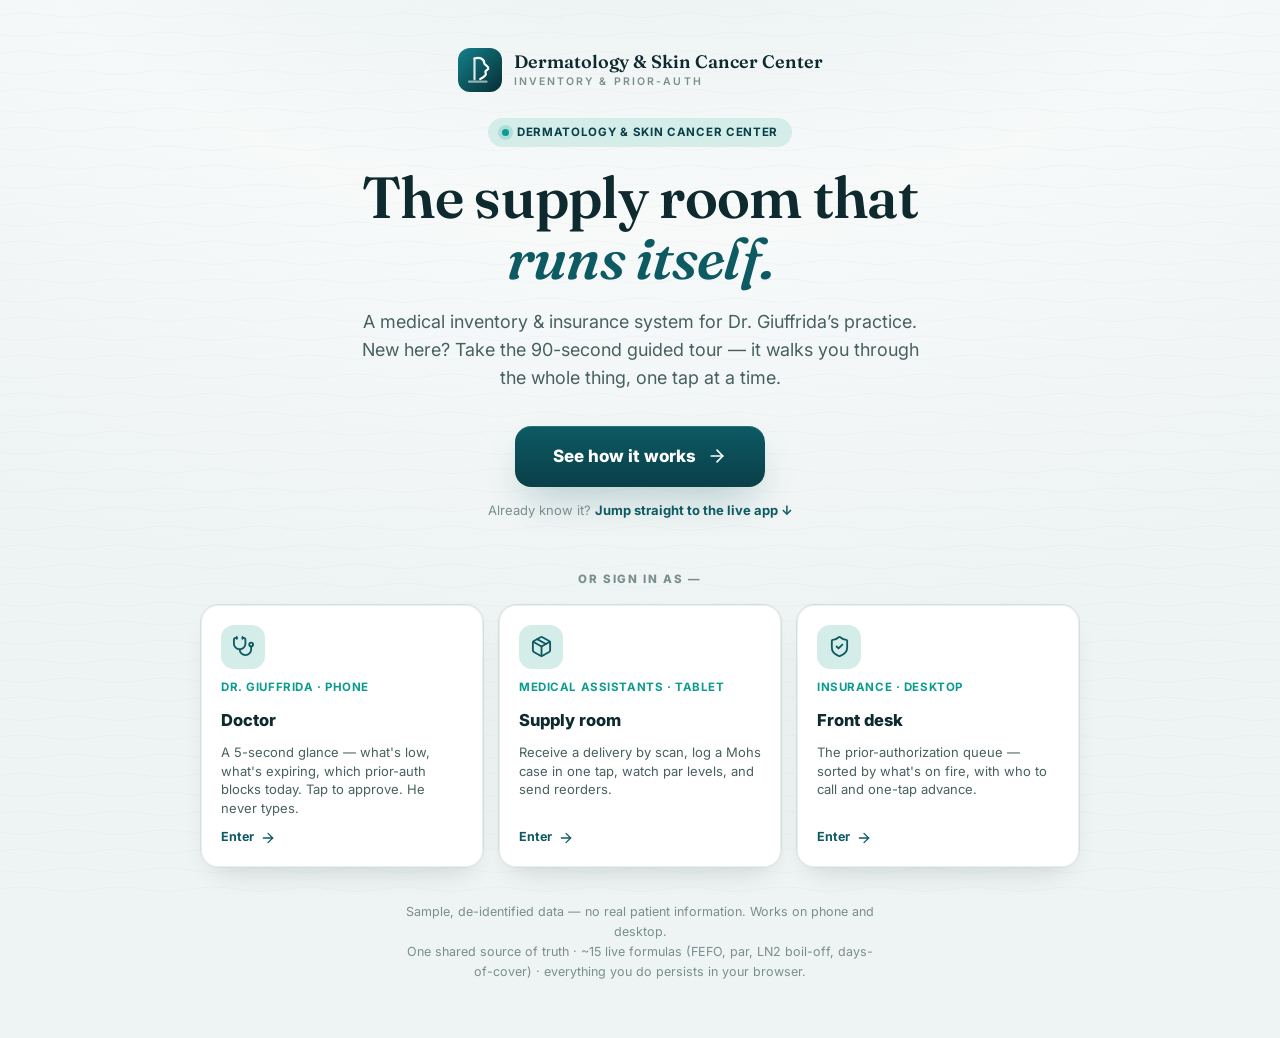
<file: index.html>
<!DOCTYPE html>
<html lang="en">
<head>
<meta charset="UTF-8">
<meta name="viewport" content="width=device-width, initial-scale=1, viewport-fit=cover">
<title>Dermatology &amp; Skin Cancer Center — Inventory &amp; Prior-Auth</title>
<link rel="icon" href="assets/img/logo.svg">
<link rel="preconnect" href="https://fonts.googleapis.com"><link rel="preconnect" href="https://fonts.gstatic.com" crossorigin>
<link href="https://fonts.googleapis.com/css2?family=Inter:wght@400;500;600;700;800&family=Fraunces:opsz,wght@9..144,500;9..144,600&display=swap" rel="stylesheet">
<link rel="stylesheet" href="assets/css/tokens.css">
<link rel="stylesheet" href="assets/css/app.css">
<style>
  body{background:
    radial-gradient(900px 480px at 50% -12%,rgba(13,90,99,.10),transparent 70%),
    radial-gradient(1100px 700px at 50% -8%,#ffffff,var(--bg))}
  .launch{min-height:100vh;display:flex;flex-direction:column;align-items:center;justify-content:center;padding:48px 20px 56px;position:relative;z-index:1}
  .launch .brand{display:flex;align-items:center;gap:12px;margin-bottom:26px}
  .launch .brand .nm{font-family:var(--font-display);font-size:18px;font-weight:600;line-height:1.1;color:var(--ink)}
  .launch .brand .nm small{display:block;font-family:var(--font-ui);font-size:10.5px;letter-spacing:.2em;text-transform:uppercase;color:var(--ink-3);margin-top:4px}
  .launch .kicker{display:inline-flex;align-items:center;gap:8px;margin-bottom:20px;padding:6px 14px;border-radius:var(--r-pill);
    background:var(--accent-soft);color:var(--brand-2);font-size:11.5px;font-weight:700;letter-spacing:.06em;text-transform:uppercase}
  .launch .kicker .dot{width:7px;height:7px;border-radius:50%;background:var(--accent);box-shadow:0 0 0 4px rgba(10,156,142,.18)}
  .launch h1{font-family:var(--font-display);font-size:clamp(34px,6vw,58px);font-weight:600;text-align:center;margin:0;letter-spacing:-.7px;color:var(--ink);max-width:16ch;line-height:1.04}
  .launch h1 em{font-style:italic;color:var(--brand)}
  .launch .lead{color:var(--ink-2);font-size:clamp(15px,2.2vw,18px);text-align:center;max-width:52ch;margin:20px 0 0;line-height:1.55}
  .cta-row{display:flex;flex-direction:column;align-items:center;gap:14px;margin-top:34px}
  .cta-primary{display:inline-flex;align-items:center;gap:11px;padding:18px 38px;border-radius:16px;
    background:linear-gradient(180deg,var(--brand),var(--brand-2));color:#fff;text-decoration:none;font-weight:800;font-size:17px;
    box-shadow:0 1px 0 rgba(255,255,255,.14) inset,0 18px 40px -12px var(--ring);transition:.2s var(--ease)}
  .cta-primary:hover{transform:translateY(-3px);box-shadow:0 1px 0 rgba(255,255,255,.18) inset,0 26px 54px -12px var(--ring)}
  .cta-primary svg{width:20px;height:20px;transition:transform .2s var(--ease)}
  .cta-primary:hover svg{transform:translateX(3px)}
  .cta-sub{color:var(--ink-3);font-size:13px}
  .cta-sub a{color:var(--brand);font-weight:700;text-decoration:none} .cta-sub a:hover{text-decoration:underline}
  .launch .q{margin:50px 0 16px;font-size:11.5px;font-weight:800;text-transform:uppercase;letter-spacing:.14em;color:var(--ink-3)}
  .roles{display:grid;grid-template-columns:repeat(3,1fr);gap:14px;width:100%;max-width:880px}
  .role{display:flex;flex-direction:column;gap:10px;padding:20px;border-radius:var(--r-lg);background:var(--panel);
    box-shadow:var(--ring-1),0 14px 30px -16px rgba(9,40,46,.20);cursor:pointer;text-align:left;transition:.18s var(--ease);border:1px solid var(--line)}
  .role:hover{transform:translateY(-4px);border-color:var(--brand);box-shadow:var(--ring-1),0 22px 44px -16px rgba(9,40,46,.34)}
  .role .ic{width:44px;height:44px;border-radius:13px;background:var(--accent-soft);color:var(--brand);display:grid;place-items:center}
  .role .ic svg{width:23px;height:23px}
  .role h3{margin:2px 0 0;font-size:16.5px;font-weight:800;color:var(--ink)}
  .role .meta{font-size:11.5px;font-weight:700;color:var(--accent);text-transform:uppercase;letter-spacing:.05em}
  .role p{margin:0;color:var(--ink-2);font-size:13px;line-height:1.45}
  .role .go{margin-top:auto;color:var(--brand);font-weight:700;font-size:12.5px;display:flex;align-items:center;gap:6px}
  .launch .foot{color:var(--ink-3);font-size:12.5px;text-align:center;margin-top:34px;line-height:1.6;max-width:60ch}
  @media(max-width:720px){ .roles{grid-template-columns:1fr;max-width:420px} .launch{justify-content:flex-start;padding-top:40px} }
</style>
</head>
<body>
<div class="launch">
  <div class="brand">
    <svg width="44" height="44" viewBox="0 0 40 40" fill="none" xmlns="http://www.w3.org/2000/svg" aria-hidden="true"><defs><linearGradient id="lg" x1="0" y1="0" x2="40" y2="40" gradientUnits="userSpaceOnUse"><stop stop-color="#13808a"/><stop offset="1" stop-color="#072e34"/></linearGradient></defs><rect width="40" height="40" rx="11" fill="url(#lg)"/><path d="M15 9.5C20.5 8 23.8 10.2 23.8 13.6 23.8 15.4 27 15.7 27.6 18.4 27.9 19.8 25 20 24.9 21.4 24.8 23 26.2 23.4 24.7 25 23.6 26.3 22 27.4 20.2 28.2" stroke="#fff" stroke-width="2" stroke-linecap="round" stroke-linejoin="round"/><path d="M15 9.5V28.5" stroke="#fff" stroke-width="2" stroke-linecap="round" opacity="0.85"/><path d="M10 30.5H26" stroke="#fff" stroke-width="2" stroke-linecap="round" opacity="0.55"/></svg>
    <div class="nm">Dermatology &amp; Skin Cancer Center<small>Inventory &amp; Prior-Auth</small></div>
  </div>

  <div class="kicker"><span class="dot"></span>Dermatology &amp; Skin Cancer Center</div>
  <h1>The supply room that <em>runs itself.</em></h1>
  <p class="lead">A medical inventory &amp; insurance system for Dr. Giuffrida’s practice. New here? Take the 90-second guided tour — it walks you through the whole thing, one tap at a time.</p>

  <div class="cta-row">
    <a class="cta-primary" href="tour.html">See how it works <svg viewBox="0 0 24 24" fill="none" stroke="currentColor" stroke-width="1.9" stroke-linecap="round" stroke-linejoin="round"><path d="M5 12h14"/><path d="m12 5 7 7-7 7"/></svg></a>
    <div class="cta-sub">Already know it? <a href="#roles">Jump straight to the live app ↓</a></div>
  </div>

  <div class="q" id="roles">Or sign in as —</div>
  <div class="roles"></div>

  <div class="foot" id="foot"></div>
</div>

<script src="assets/js/store.js"></script>
<script src="assets/js/inventory.js"></script>
<script src="assets/js/app.js"></script>
<script>
var ROLES=[
  ['doctor','stetho','Doctor','Dr. Giuffrida · phone',"A 5-second glance — what's low, what's expiring, which prior-auth blocks today. Tap to approve. He never types."],
  ['staff','box','Supply room','Medical assistants · tablet',"Receive a delivery by scan, log a Mohs case in one tap, watch par levels, and send reorders."],
  ['frontdesk','shield','Front desk','Insurance · desktop',"The prior-authorization queue — sorted by what's on fire, with who to call and one-tap advance."]
];
document.querySelector('.roles').innerHTML=ROLES.map(function(r){
  return '<div class="role" onclick="TJ.enter(\''+r[0]+'\')"><div class="ic">'+TJ.icon(r[1])+'</div>'+
    '<div class="meta">'+r[3]+'</div><h3>'+r[2]+'</h3><p>'+r[4]+'</p>'+
    '<div class="go">Enter '+TJ.icon('arrow','ico-sm')+'</div></div>';
}).join('');
document.getElementById('foot').innerHTML='Sample, de-identified data — no real patient information. Works on phone and desktop.<br>One shared source of truth · ~15 live formulas (FEFO, par, LN2 boil-off, days-of-cover) · everything you do persists in your browser.';
</script>
</body>
</html>
</file>
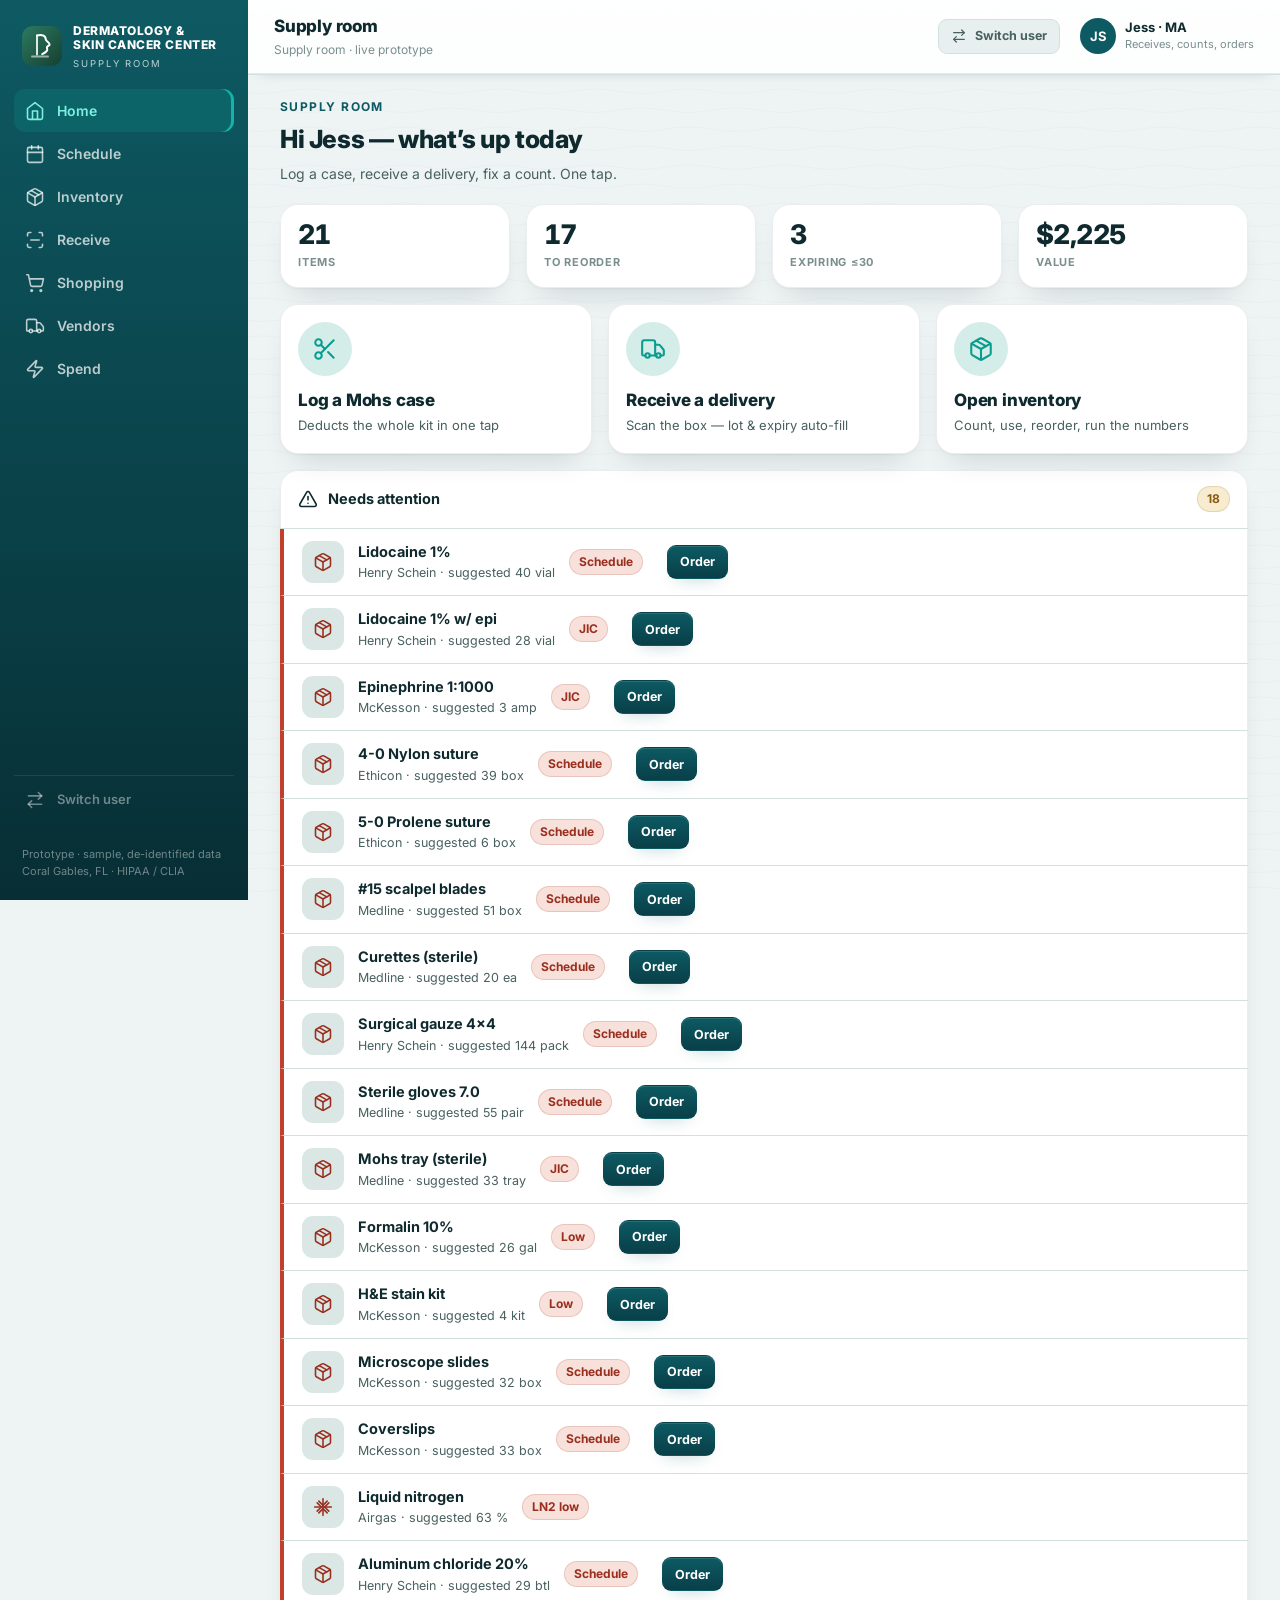
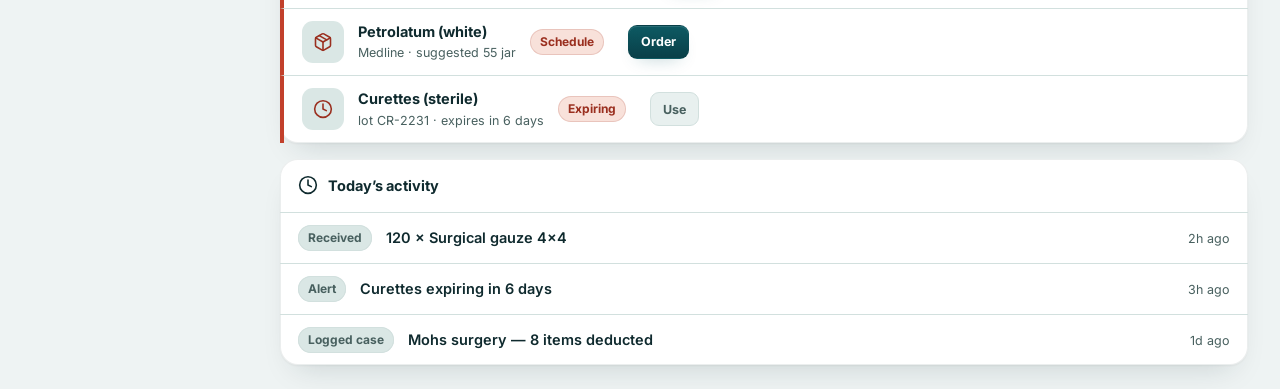
<file: dashboard-ops.html>
<!DOCTYPE html>
<html lang="en">
<head>
<meta charset="UTF-8">
<meta name="viewport" content="width=device-width, initial-scale=1, viewport-fit=cover">
<title>Supply room · Dermatology &amp; Skin Cancer Center</title>
<link rel="icon" href="assets/img/logo.svg">
<link rel="preconnect" href="https://fonts.googleapis.com"><link rel="preconnect" href="https://fonts.gstatic.com" crossorigin>
<link href="https://fonts.googleapis.com/css2?family=Inter:wght@400;500;600;700;800&family=Playfair+Display:wght@600;700&display=swap" rel="stylesheet">
<link rel="stylesheet" href="assets/css/tokens.css">
<link rel="stylesheet" href="assets/css/app.css">
</head>
<body>
<div class="app" id="app">
  <aside class="sidebar" id="sidebar"></aside>
  <div class="backdrop" onclick="TJ.toggleNav()"></div>
  <div class="main">
    <header class="topbar" id="topbar"></header>
    <div class="content">
      <div id="content"></div>
    </div>
  </div>
</div>

<script src="assets/js/store.js"></script>
<script src="assets/js/inventory.js"></script>
<script src="assets/js/app.js"></script>
<script>
TJ.mount({active:'dashboard-ops', onReady:render});

function esc(s){ return String(s==null?'':s).replace(/[&<>"]/g,function(c){return {'&':'&amp;','<':'&lt;','>':'&gt;','"':'&quot;'}[c];}); }

/* ---------- big-action handlers ---------- */
var MOHS_KIT=[
  {itemId:'i-lido',qty:1},{itemId:'i-gauze',qty:4},{itemId:'i-cur',qty:1},
  {itemId:'i-nylon',qty:1},{itemId:'i-tray',qty:1},{itemId:'i-gloves',qty:2},{itemId:'i-alcl',qty:1}
];
function logMohsCase(){
  STORE.logCase({
    type:'Mohs surgery', who:'Jess',
    items:MOHS_KIT.filter(function(k){ return STORE.item(k.itemId); })
  });
  TJ.toast('Mohs case logged · kit deducted (FEFO)');
}
function quickOrder(id){
  var r=INV.reorderList().filter(function(x){return x.it.id===id;})[0];
  if(!r) return;
  STORE.purchase({itemId:id, qty:r.qty, user:'Jess'});
  TJ.toast('Ordered '+r.qty+' × '+r.it.name);
}
function quickUse(id){
  STORE.useStock({itemId:id, qty:1, user:'Jess'});
  TJ.toast('Used 1 × '+(STORE.item(id)||{}).name+' (FEFO)');
}

/* ---------- relative time ---------- */
function relTime(ts){
  var ms=Math.max(0,Date.now()-ts), m=Math.round(ms/60000);
  if(m<1) return 'just now';
  if(m<60) return m+'m ago';
  var h=Math.round(m/60);
  if(h<24) return h+'h ago';
  return Math.round(h/24)+'d ago';
}

/* ---------- pieces ---------- */
function renderHead(){
  return '<div class="page-head">'+
    '<div class="eyebrow">Supply room</div>'+
    '<h2>Hi Jess — what’s up today</h2>'+
    '<p>Log a case, receive a delivery, fix a count. One tap.</p>'+
  '</div>';
}

function renderKpis(){
  var k=INV.kpis();
  function tile(v,l){ return '<div class="panel kpi"><div class="v">'+v+'</div><div class="l">'+l+'</div></div>'; }
  return '<div class="grid g4">'+
    tile(k.items,'Items')+
    tile(k.low,'To reorder')+
    tile(k.expiring,'Expiring ≤30')+
    tile(TJ.money(k.value),'Value')+
  '</div>';
}

function actionCard(icon,title,sub,onclick){
  return '<div class="panel pad" role="button" tabindex="0" style="cursor:pointer;display:flex;flex-direction:column;gap:12px" '+
    'onclick="'+onclick+'" onkeydown="if(event.key===\'Enter\'||event.key===\' \'){event.preventDefault();'+onclick+'}">'+
    '<div style="width:54px;height:54px;border-radius:50%;display:grid;place-items:center;background:var(--accent-soft);color:var(--accent)">'+
      TJ.icon(icon,'ico-lg')+'</div>'+
    '<div><div style="font-weight:800;font-size:17px;letter-spacing:-.2px">'+title+'</div>'+
    '<div class="muted" style="font-size:13px;margin-top:3px">'+sub+'</div></div>'+
  '</div>';
}

function renderActions(){
  return '<div class="grid g3" style="margin-top:16px">'+
    actionCard('scissors','Log a Mohs case','Deducts the whole kit in one tap','logMohsCase()')+
    actionCard('truck','Receive a delivery','Scan the box — lot &amp; expiry auto-fill','location.href=\'receive-scan.html\'')+
    actionCard('box','Open inventory','Count, use, reorder, run the numbers','location.href=\'inventory.html\'')+
  '</div>';
}

function renderAttention(){
  var rows=[];
  INV.reorderList().forEach(function(r){
    var it=r.it;
    rows.push('<div class="lrow" style="border-left:4px solid var(--bad)">'+
      '<div class="ic" style="color:var(--bad-ink)">'+TJ.icon(it.tank?'snow':'box')+'</div>'+
      '<div><div class="t">'+esc(it.name)+'</div>'+
      '<div class="d">'+esc(r.vendor||'')+' · suggested '+r.qty+' '+esc(it.unit)+'</div></div>'+
      '<span class="pill bad">'+esc(r.reason||'Low')+'</span>'+
      (it.tank?'':'<button class="btn primary sm" style="margin-left:10px" onclick="quickOrder(\''+esc(it.id)+'\')">Order</button>')+
    '</div>');
  });
  INV.expiringList(7).forEach(function(e){
    var it=e.it, sev=e.bucket==='bad'?'bad':'warn';
    rows.push('<div class="lrow" style="border-left:4px solid var('+(sev==='bad'?'--bad':'--warn')+')">'+
      '<div class="ic" style="color:var('+(sev==='bad'?'--bad-ink':'--warn-ink')+')">'+TJ.icon('clock')+'</div>'+
      '<div><div class="t">'+esc(it.name)+'</div>'+
      '<div class="d">lot '+esc(e.lot.lot)+' · expires in '+e.days+' day'+(e.days===1?'':'s')+'</div></div>'+
      '<span class="pill '+sev+'">Expiring</span>'+
      '<button class="btn ghost sm" style="margin-left:10px" onclick="quickUse(\''+esc(it.id)+'\')">Use</button>'+
    '</div>');
  });
  var body=rows.length?rows.join(''):'<div class="lrow"><div class="t" style="font-weight:600;color:var(--ink-2)">Nothing urgent — nice.</div></div>';
  return '<div class="panel" style="margin-top:16px">'+
    '<div class="p-head">'+TJ.icon('alert')+'<strong>Needs attention</strong>'+
      (rows.length?'<span class="pill warn" style="margin-left:auto">'+rows.length+'</span>':'')+'</div>'+
    body+
  '</div>';
}

function renderActivity(){
  var audit=(STORE.data().audit||[]).slice(0,7);
  var rows=audit.map(function(a){
    return '<div class="lrow">'+
      '<span class="pill neutral">'+esc(a.action)+'</span>'+
      '<div class="t" style="font-weight:600">'+esc(a.detail)+'</div>'+
      '<div class="d" style="margin-left:auto">'+esc(relTime(a.ts))+'</div>'+
    '</div>';
  }).join('');
  if(!rows) rows='<div class="lrow"><div class="t" style="font-weight:600;color:var(--ink-2)">No activity yet.</div></div>';
  return '<div class="panel" style="margin-top:16px">'+
    '<div class="p-head">'+TJ.icon('clock')+'<strong>Today’s activity</strong></div>'+
    rows+
  '</div>';
}

function render(){
  var el=document.getElementById('content');
  if(!el) return;
  el.innerHTML=
    renderHead()+
    renderKpis()+
    renderActions()+
    renderAttention()+
    renderActivity();
}

STORE.on(render);
</script>
</body>
</html>
</file>
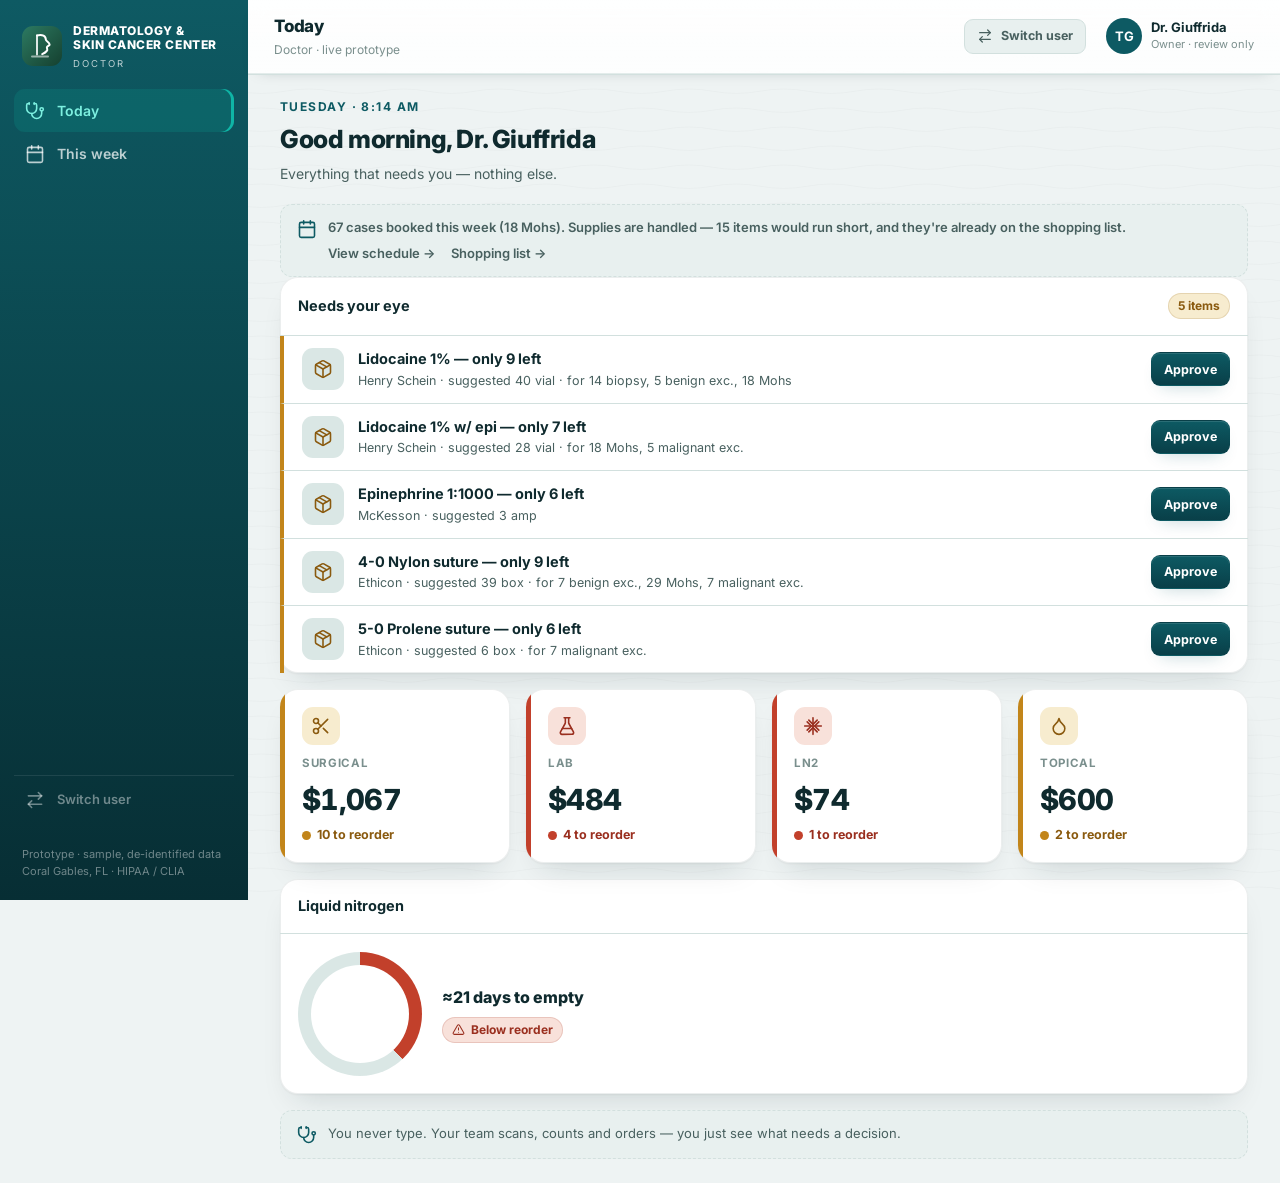
<file: dashboard.html>
<!DOCTYPE html>
<html lang="en">
<head>
<meta charset="UTF-8">
<meta name="viewport" content="width=device-width, initial-scale=1, viewport-fit=cover">
<title>Today &middot; Dermatology &amp; Skin Cancer Center</title>
<link rel="icon" href="assets/img/logo.svg">
<link rel="preconnect" href="https://fonts.googleapis.com"><link rel="preconnect" href="https://fonts.gstatic.com" crossorigin>
<link href="https://fonts.googleapis.com/css2?family=Inter:wght@400;500;600;700;800&family=Playfair+Display:wght@600;700&display=swap" rel="stylesheet">
<link rel="stylesheet" href="assets/css/tokens.css">
<link rel="stylesheet" href="assets/css/app.css">
</head>
<body>
<div class="app" id="app">
  <aside class="sidebar" id="sidebar"></aside>
  <div class="backdrop" onclick="TJ.toggleNav()"></div>
  <div class="main">
    <header class="topbar" id="topbar"></header>
    <div class="content" id="content"></div>
  </div>
</div>

<script src="assets/js/store.js"></script>
<script src="assets/js/inventory.js"></script>
<script src="assets/js/app.js"></script>
<script>
TJ.mount({active:'dashboard', onReady:render});

var DOMAINS=[
  {name:'Surgical', icon:'scissors'},
  {name:'Lab',      icon:'flask'},
  {name:'LN2',      icon:'snow'},
  {name:'Topical',  icon:'droplet'}
];

function esc(s){ return String(s==null?'':s).replace(/[&<>"]/g,function(c){return {'&':'&amp;','<':'&lt;','>':'&gt;','"':'&quot;'}[c];}); }

/* compact label for a procedure-type → the doctor's shorthand */
function procLabel(t){
  return {
    'Mohs surgery':'Mohs',
    'Excision, malignant':'malignant exc.',
    'Excision, benign':'benign exc.',
    'Biopsy':'biopsy',
    'Cryotherapy':'cryo',
    'Phototherapy':'photo'
  }[t] || t;
}

/* "for 24 Mohs, 14 biopsy" — why this item is on the list */
function driverWhy(drivers){
  if(!drivers) return '';
  var parts=Object.keys(drivers).map(function(t){ return drivers[t]+' '+procLabel(t); });
  return parts.length ? 'for '+parts.join(', ') : '';
}

function approveReorder(id){
  var r=INV.reorderList().filter(function(x){return x.it.id===id;})[0];
  if(!r) return;
  STORE.purchase({itemId:id, qty:r.qty});
  TJ.toast('Ordered — your team takes it from here');
}

/* ---------- WEEK-AHEAD STRIP ---------- */
/* one calm band: the booked week is already accounted for in supply */
function renderWeekAhead(){
  var load=INV.procedureLoad(7);
  var total=(load&&load.total)||0;
  if(total===0) return ''; // nothing booked → no band, stay uncluttered
  var mohs=(load.byType&&load.byType['Mohs surgery'])||0;
  var impact=INV.forecastImpact(7)||[];
  var shortN=impact.filter(function(x){return x.short;}).length;

  var supply = shortN===0
    ? 'Supplies are handled — every item is covered.'
    : 'Supplies are handled — '+shortN+' item'+(shortN===1?'':'s')+' would run short, and '+(shortN===1?"it's":"they're")+' already on the shopping list.';

  var caseLine=total+' case'+(total===1?'':'s')+' booked this week'+(mohs>0?' ('+mohs+' Mohs)':'')+'.';

  return '<div class="note" style="margin-top:16px">'+TJ.icon('calendar')+
    '<div><div style="font-weight:600">'+caseLine+' '+esc(supply)+'</div>'+
    '<div style="margin-top:6px;font-size:13px">'+
      '<a href="schedule.html" style="font-weight:600;text-decoration:none">View schedule &rarr;</a>'+
      '<a href="shopping.html" style="font-weight:600;text-decoration:none;margin-left:16px">Shopping list &rarr;</a>'+
    '</div></div></div>';
}

/* ---------- HERO ---------- */
function renderHero(){
  var reorders=INV.reorderList();
  var exp7=INV.expiringList(7);
  var ln2=INV.ln2(STORE.item('i-ln2'));
  var blockedPA=STORE.data().priorAuth.filter(function(p){return p.stage!=='Approved';});

  // nothing critical → big calm green tile
  if(reorders.length===0 && exp7.length===0 && ln2.status!=='bad' && blockedPA.length===0){
    return '<div class="panel tile ok"><div class="bar"></div>'+
      '<div class="pad-lg" style="display:flex;gap:18px;align-items:center">'+
        '<div class="ic" style="width:56px;height:56px;border-radius:14px;flex:none">'+TJ.icon('check','ico-lg')+'</div>'+
        '<div><div style="font-size:21px;font-weight:800;letter-spacing:-.3px">Everything’s stocked. Nothing’s blocking your day.</div>'+
        '<div class="muted" style="font-size:14px;margin-top:4px">Your team is on top of it.</div></div>'+
      '</div></div>';
  }

  var rows=[];

  // 1) reorder items — single "Approve" action
  reorders.forEach(function(r){
    var it=r.it;
    if(it.tank) return; // LN2 handled below
    var sev=(INV.onHand(it)<=it.reorderPoint)?'bad':'warn';
    var why=driverWhy(r.drivers); // why the schedule needs it
    rows.push('<div class="lrow" style="flex-wrap:wrap;border-left:4px solid var('+(sev==='bad'?'--bad':'--warn')+')">'+
      '<div class="ic" style="color:var('+(sev==='bad'?'--bad-ink':'--warn-ink')+')">'+TJ.icon('box')+'</div>'+
      '<div style="min-width:0;flex:1 1 60%"><div class="t">'+esc(it.name)+' — only '+INV.onHand(it)+' left</div>'+
      '<div class="d">'+esc(r.vendor||'')+' · suggested '+r.qty+' '+esc(it.unit)+
        (why?' <span class="muted">· '+esc(why)+'</span>':'')+'</div></div>'+
      '<button class="btn primary sm" style="margin-left:auto;flex:none" onclick="approveReorder(\''+esc(it.id)+'\')">Approve</button>'+
      '</div>');
  });

  // 2) LN2 if bad — no action, reorder placed
  if(ln2.status==='bad'){
    rows.push('<div class="lrow" style="flex-wrap:wrap;border-left:4px solid var(--bad)">'+
      '<div class="ic" style="color:var(--bad-ink)">'+TJ.icon('snow')+'</div>'+
      '<div style="min-width:0;flex:1 1 60%"><div class="t">Liquid nitrogen at '+Math.round(ln2.estPct)+'% — reorder placed</div>'+
      '<div class="d">Airgas · ~'+ln2.daysToEmpty+' days to empty</div></div>'+
      '<span class="tiny" style="margin-left:auto">your team is handling it</span>'+
      '</div>');
  }

  // 3) blocked prior-auth — no action, front desk handling it
  blockedPA.forEach(function(p){
    rows.push('<div class="lrow" style="flex-wrap:wrap;border-left:4px solid var(--warn)">'+
      '<div class="ic" style="color:var(--warn-ink)">'+TJ.icon('shield')+'</div>'+
      '<div style="min-width:0;flex:1 1 60%"><div class="t">Patient '+esc(p.pt)+'’s '+esc(p.proc)+' is waiting on '+esc(p.ins)+'</div>'+
      '<div class="d">'+esc(p.stage)+'</div></div>'+
      '<span class="tiny" style="margin-left:auto">front desk is handling it</span>'+
      '</div>');
  });

  rows=rows.slice(0,5);

  return '<div class="panel">'+
    '<div class="p-head"><strong>Needs your eye</strong>'+
      '<span class="pill warn" style="margin-left:auto">'+rows.length+' item'+(rows.length===1?'':'s')+'</span></div>'+
    rows.join('')+
    '</div>';
}

/* ---------- 4 DOMAIN TILES ---------- */
function renderTiles(){
  var roll=INV.domainRollup();
  return DOMAINS.map(function(d){
    var r=roll[d.name]||{count:0,worst:'ok',value:0,low:0};
    var line=r.low>0
      ? '<span class="dot '+r.worst+'"></span>'+r.low+' to reorder'
      : '<span class="dot ok"></span>Healthy';
    return '<div class="panel tile '+r.worst+'"><div class="bar"></div><div class="body">'+
      '<div class="ic">'+TJ.icon(d.icon)+'</div>'+
      '<div class="dn">'+esc(d.name)+'</div>'+
      '<div class="big">'+TJ.money(r.value)+'</div>'+
      '<div class="st">'+line+'</div>'+
    '</div></div>';
  }).join('');
}

/* ---------- LN2 GAUGE ---------- */
function renderLn2(){
  var ln2=INV.ln2(STORE.item('i-ln2'));
  var pct=Math.round(ln2.estPct);
  var label=(ln2.status==='bad'?'Below reorder':ln2.status==='warn'?'Reorder soon':'Healthy');
  return '<div class="panel" style="margin-top:16px">'+
    '<div class="p-head"><strong>Liquid nitrogen</strong></div>'+
    '<div class="pad" style="display:flex;gap:20px;align-items:center;flex-wrap:wrap">'+
      '<div class="gauge" style="--p:'+pct+'"><b>'+pct+'%</b></div>'+
      '<div>'+
        '<div style="font-weight:800;font-size:16px;margin-bottom:8px">≈'+ln2.daysToEmpty+' days to empty</div>'+
        '<span class="pill '+ln2.status+'">'+TJ.icon(ln2.status==='ok'?'check':'alert','ico-sm')+label+'</span>'+
      '</div>'+
    '</div>'+
  '</div>';
}

/* ---------- FOOTER NOTE ---------- */
function renderNote(){
  return '<div class="note" style="margin-top:16px">'+TJ.icon('stetho')+
    '<div>You never type. Your team scans, counts and orders — you just see what needs a decision.</div></div>';
}

/* ---------- RENDER ---------- */
function render(){
  document.getElementById('content').innerHTML=
    '<div class="page-head">'+
      '<div class="eyebrow">Tuesday · 8:14 AM</div>'+
      '<h2>Good morning, Dr. Giuffrida</h2>'+
      '<p>Everything that needs you — nothing else.</p>'+
    '</div>'+
    renderWeekAhead()+
    renderHero()+
    '<div class="grid g4" style="margin-top:16px">'+renderTiles()+'</div>'+
    renderLn2()+
    renderNote();
}

STORE.on(render);
</script>
</body>
</html>
</file>
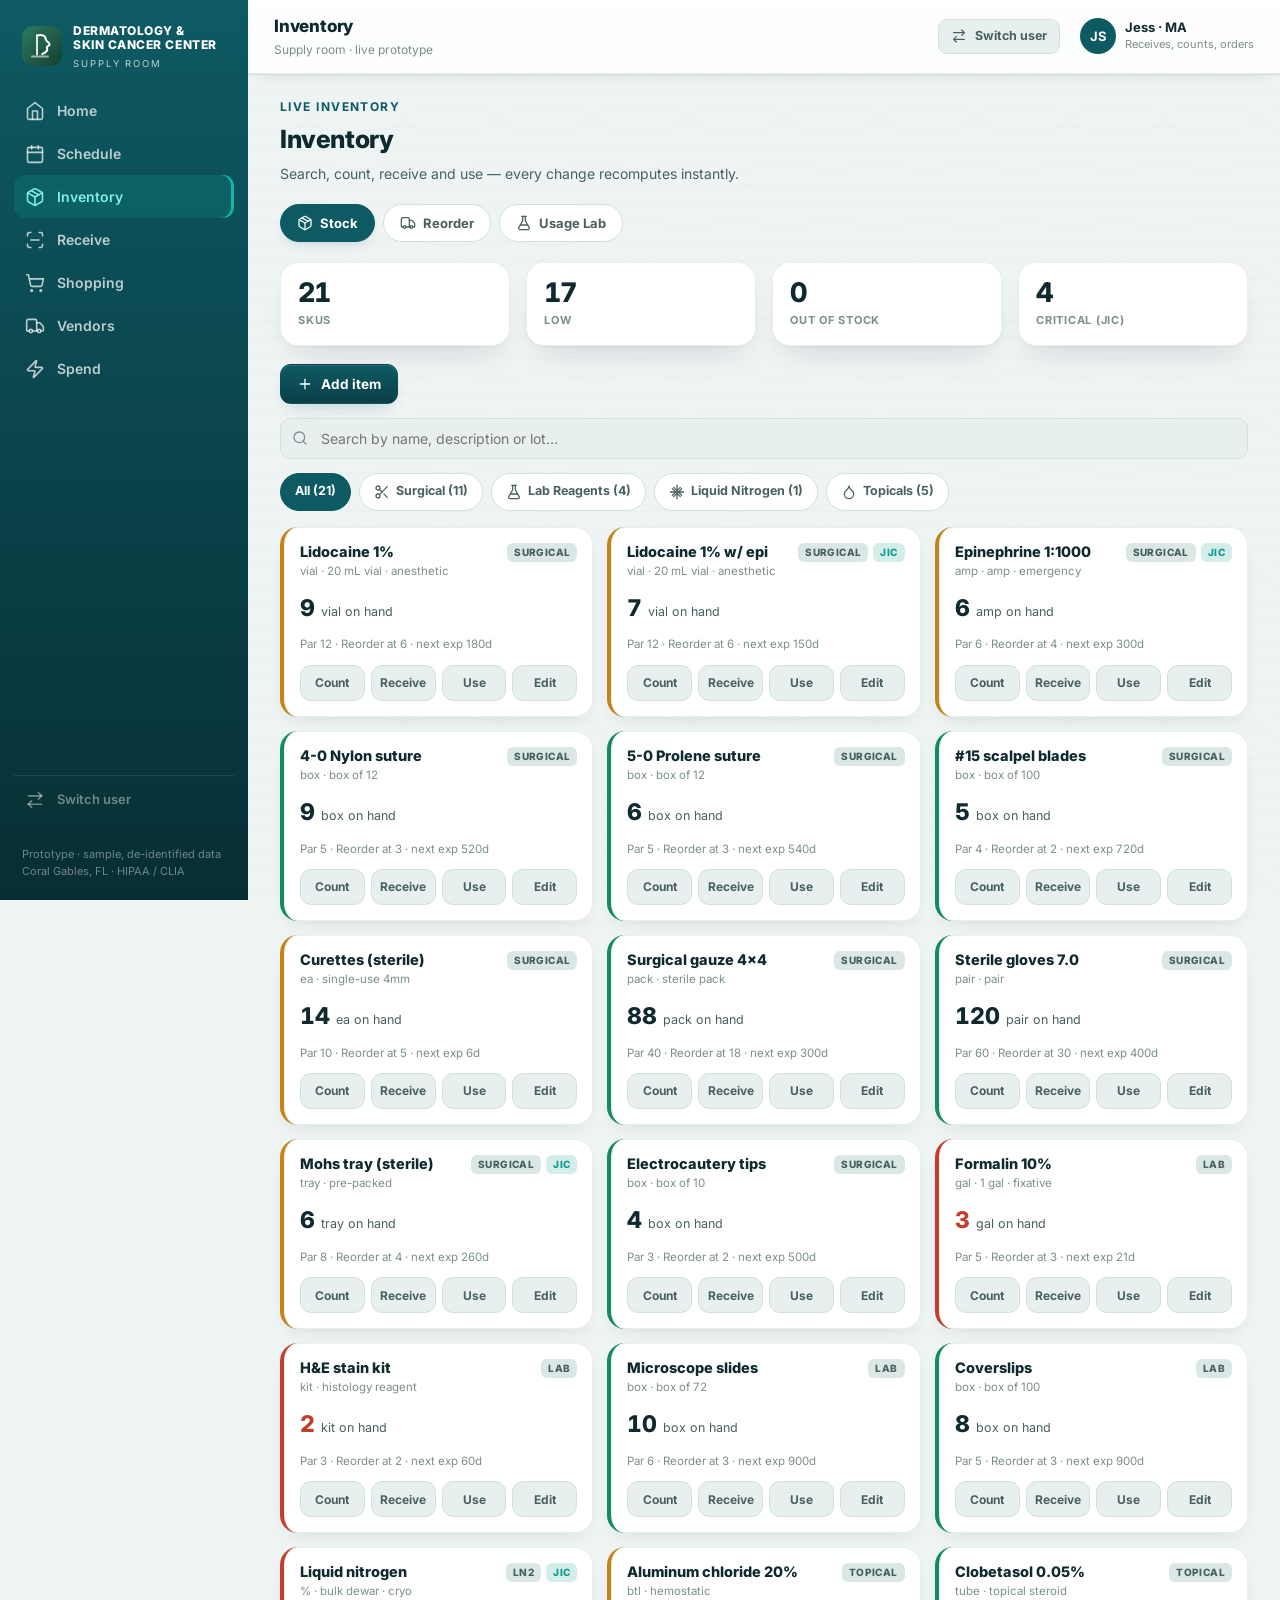
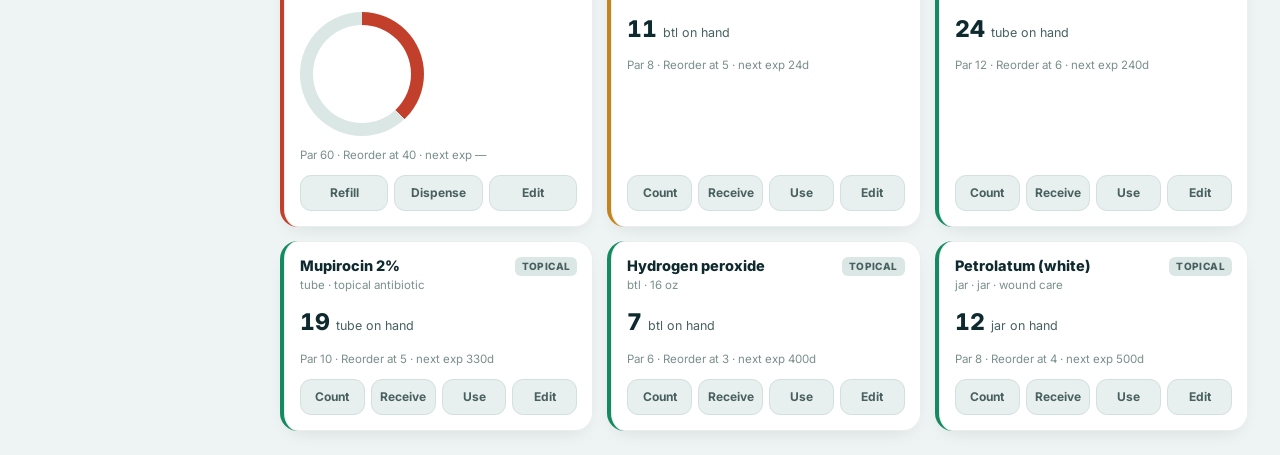
<file: inventory.html>
<!DOCTYPE html>
<html lang="en">
<head>
<meta charset="UTF-8">
<meta name="viewport" content="width=device-width, initial-scale=1, viewport-fit=cover">
<title>Inventory · Dermatology &amp; Skin Cancer Center</title>
<link rel="icon" href="assets/img/logo.svg">
<link rel="preconnect" href="https://fonts.googleapis.com"><link rel="preconnect" href="https://fonts.gstatic.com" crossorigin>
<link href="https://fonts.googleapis.com/css2?family=Inter:wght@400;500;600;700;800&family=Playfair+Display:wght@600;700&display=swap" rel="stylesheet">
<link rel="stylesheet" href="assets/css/tokens.css">
<link rel="stylesheet" href="assets/css/app.css">
</head>
<body>
<div class="app" id="app">
  <aside class="sidebar" id="sidebar"></aside>
  <div class="backdrop" onclick="TJ.toggleNav()"></div>
  <div class="main">
    <header class="topbar" id="topbar"></header>
    <div class="content" id="content"></div>
  </div>
</div>

<script src="assets/js/store.js"></script>
<script src="assets/js/inventory.js"></script>
<script src="assets/js/app.js"></script>
<script>
"use strict";

/* ---------- domain helpers ---------- */
var DN={Surgical:'Surgical',Lab:'Lab Reagents',LN2:'Liquid Nitrogen',Topical:'Topicals'};
var DICON={Surgical:'scissors',Lab:'flask',LN2:'snow',Topical:'droplet'};
var DOMAINS=['Surgical','Lab','LN2','Topical'];

/* ---------- module-level state ---------- */
var tab='stock';                 // 'stock' | 'reorder' | 'lab'
var labTab='analytics';          // 'analytics' | 'cases' | 'log' | 'formulas'
var cat='All';                   // stock category filter
var q='';                        // stock search query

function esc(s){ return String(s==null?'':s).replace(/[&<>"]/g,function(c){return {'&':'&amp;','<':'&lt;','>':'&gt;','"':'&quot;'}[c];}); }

/* ============================================================
   ACTIONS — modals over STORE ops
   ============================================================ */
function vendorOpts(){ return STORE.data().vendors.map(function(v){ return {value:v.id,label:v.name}; }); }

function openAdd(){
  var vo=vendorOpts();
  TJ.modal({
    title:'Add item', sub:'A new tracked item across any domain', submitLabel:'Add item',
    fields:[
      {name:'name',label:'Name',type:'text',placeholder:'e.g. Lidocaine 1%'},
      {name:'sub',label:'Description',type:'text',placeholder:'20 mL vial · local anesthetic'},
      {name:'domain',label:'Domain',type:'select',options:DOMAINS.map(function(d){return {value:d,label:d};}),value:'Surgical'},
      {name:'unit',label:'Unit',type:'text',value:'ea'},
      {name:'par',label:'Par level',type:'number',value:0},
      {name:'reorderPoint',label:'Reorder point',type:'number',value:0},
      {name:'unitCost',label:'Unit cost ($)',type:'number',value:0},
      {name:'vendorId',label:'Vendor',type:'select',options:vo,value:vo[0]&&vo[0].value},
      {name:'avgPerCase',label:'Avg per case',type:'number',value:0},
      {name:'critical',label:'Critical (JIC)',type:'select',value:'No',options:[{value:'No',label:'No'},{value:'Yes',label:'Yes'}]},
      {name:'qty',label:'Starting qty',type:'number',value:0},
      {name:'lot',label:'Lot',type:'text',value:'—'},
      {name:'expDays',label:'Shelf life (days)',type:'number',value:365}
    ],
    onSubmit:function(v){
      if(!v.name || !String(v.name).trim()) return false;
      v.critical=(v.critical==='Yes');
      STORE.addItem(v);
      TJ.toast('Added '+v.name);
    }
  });
}

function countItem(it){
  TJ.modal({title:'Count · '+it.name, sub:'Cycle count — set the true on-hand', submitLabel:'Save count',
    fields:[{name:'counted',label:'Counted on hand',type:'number',value:INV.onHand(it)}],
    onSubmit:function(v){ STORE.count({itemId:it.id,counted:v.counted}); TJ.toast('Counted '+it.name+' → '+(+v.counted||0)); }});
}

function receiveItem(it){
  if(it.tank){
    TJ.modal({title:'Receive · '+it.name, sub:'LN2 dewar refill', submitLabel:'Receive',
      fields:[{name:'toPct',label:'Refill to %',type:'number',value:100}],
      onSubmit:function(v){ STORE.receive({itemId:it.id,toPct:v.toPct}); TJ.toast('LN2 refilled to '+(+v.toPct)+'%'); }});
    return;
  }
  TJ.modal({title:'Receive · '+it.name, sub:'Log a new lot into stock', submitLabel:'Receive',
    fields:[
      {name:'qty',label:'Quantity',type:'number',value:0},
      {name:'lot',label:'Lot',type:'text',value:'—'},
      {name:'expDays',label:'Shelf life (days)',type:'number',value:365}
    ],
    onSubmit:function(v){ STORE.receive({itemId:it.id,qty:v.qty,lot:v.lot,expDays:v.expDays}); TJ.toast('Received '+(+v.qty||0)+' × '+it.name); }});
}

function useItem(it){
  if(it.tank){
    TJ.modal({title:'Use · '+it.name, sub:'Dispense from dewar', submitLabel:'Dispense',
      fields:[{name:'pct',label:'Dispense %',type:'number',value:2}],
      onSubmit:function(v){ STORE.useStock({itemId:it.id,pct:v.pct}); TJ.toast('Dispensed '+(+v.pct||0)+'% LN2'); }});
    return;
  }
  TJ.modal({title:'Use · '+it.name, sub:'FEFO decrement — first-expiring lot first', submitLabel:'Use',
    fields:[{name:'qty',label:'Quantity used',type:'number',value:0}],
    onSubmit:function(v){ STORE.useStock({itemId:it.id,qty:v.qty}); TJ.toast('Used '+(+v.qty||0)+' × '+it.name); }});
}

function editItem(it){
  var vo=vendorOpts();
  TJ.modal({title:'Edit · '+it.name, sub:'Par, reorder, cost & demand', submitLabel:'Save',
    fields:[
      {name:'par',label:'Par level',type:'number',value:it.par},
      {name:'reorderPoint',label:'Reorder point',type:'number',value:it.reorderPoint},
      {name:'unitCost',label:'Unit cost ($)',type:'number',value:it.unitCost},
      {name:'avgPerCase',label:'Avg per case',type:'number',value:it.avgPerCase},
      {name:'critical',label:'Critical (JIC)',type:'select',value:it.critical?'Yes':'No',options:[{value:'No',label:'No'},{value:'Yes',label:'Yes'}]},
      {name:'vendorId',label:'Vendor',type:'select',options:vo,value:it.vendorId}
    ],
    onSubmit:function(v){
      STORE.editItem({itemId:it.id,par:v.par,reorderPoint:v.reorderPoint,unitCost:v.unitCost,
        avgPerCase:v.avgPerCase,critical:(v.critical==='Yes'),vendorId:v.vendorId});
      TJ.toast('Updated '+it.name);
    }});
}

function purchaseRow(id,qty){
  STORE.purchase({itemId:id,qty:qty});
  TJ.toast('Purchase order sent — '+qty+' × '+(STORE.item(id)||{}).name);
}

/* expose for inline handlers */
window.invCount   =function(id){ countItem(STORE.item(id)); };
window.invReceive =function(id){ receiveItem(STORE.item(id)); };
window.invUse     =function(id){ useItem(STORE.item(id)); };
window.invEdit    =function(id){ editItem(STORE.item(id)); };
window.invBuy     =function(id,qty){ purchaseRow(id,+qty); };

/* ============================================================
   TAB 1 — STOCK
   ============================================================ */
function matches(it){
  if(cat!=='All' && it.domain!==cat) return false;
  if(!q) return true;
  var s=q.toLowerCase();
  var hay=(it.name+' '+(it.sub||'')).toLowerCase();
  if(hay.indexOf(s)>-1) return true;
  return (it.lots||[]).some(function(l){ return String(l.lot||'').toLowerCase().indexOf(s)>-1; });
}

function itemCard(it){
  var st=INV.status(it);
  var tags='<span class="tag dom">'+esc(it.domain)+'</span>'+(it.critical?'<span class="tag jic">JIC</span>':'');
  var nl=INV.nextLot(it);
  var parLine='Par '+it.par+' · Reorder at '+it.reorderPoint+' · next exp '+(nl?nl.expDays+'d':'—');

  var ohBlock;
  if(it.tank){
    var p=Math.round(INV.ln2(it).estPct);
    ohBlock='<div class="oh"><div class="gauge" style="--p:'+p+'"><b>'+p+'%</b></div></div>';
  } else {
    var oh=INV.onHand(it);
    var bad=(oh<=it.reorderPoint)?' bad':'';
    ohBlock='<div class="oh'+bad+'"><b>'+oh+'</b> <span class="u">'+esc(it.unit)+' on hand</span></div>';
  }

  var acts;
  if(it.tank){
    acts='<button class="btn ghost" onclick="invReceive(\''+it.id+'\')">Refill</button>'+
         '<button class="btn ghost" onclick="invUse(\''+it.id+'\')">Dispense</button>'+
         '<button class="btn ghost" onclick="invEdit(\''+it.id+'\')">Edit</button>';
  } else {
    acts='<button class="btn ghost" onclick="invCount(\''+it.id+'\')">Count</button>'+
         '<button class="btn ghost" onclick="invReceive(\''+it.id+'\')">Receive</button>'+
         '<button class="btn ghost" onclick="invUse(\''+it.id+'\')">Use</button>'+
         '<button class="btn ghost" onclick="invEdit(\''+it.id+'\')">Edit</button>';
  }

  return '<div class="icard '+st+'">'+
      '<div class="top">'+
        '<div><div class="nm">'+esc(it.name)+'</div><div class="meta">'+esc(it.unit)+' · '+esc(it.sub||'')+'</div></div>'+
        '<div class="tags">'+tags+'</div>'+
      '</div>'+
      ohBlock+
      '<div class="par">'+esc(parLine)+'</div>'+
      '<div class="acts">'+acts+'</div>'+
    '</div>';
}

function stockCards(){
  var items=STORE.data().items.filter(matches);
  if(!items.length) return '<div class="panel pad muted" style="text-align:center">No items match.</div>';
  return '<div class="icards">'+items.map(itemCard).join('')+'</div>';
}

function renderStock(){
  var k=INV.kpis();
  var items=STORE.data().items;
  var counts={}; DOMAINS.forEach(function(d){ counts[d]=0; });
  items.forEach(function(it){ if(counts[it.domain]!=null) counts[it.domain]++; });

  var chips=['All'].concat(DOMAINS).map(function(d){
    var on=(cat===d)?' on':'';
    var label=(d==='All')?('All ('+items.length+')'):(DN[d]+' ('+(counts[d]||0)+')');
    var ic=(d==='All')?'':TJ.icon(DICON[d],'ico-sm');
    return '<div class="chip'+on+'" data-dom="'+d+'">'+ic+label+'</div>';
  }).join('');

  return ''+
    '<div class="grid g4" style="margin-bottom:18px">'+
      '<div class="panel"><div class="kpi"><span class="v">'+k.items+'</span><span class="l">SKUs</span></div></div>'+
      '<div class="panel"><div class="kpi"><span class="v">'+k.low+'</span><span class="l">Low</span></div></div>'+
      '<div class="panel"><div class="kpi"><span class="v">'+k.out+'</span><span class="l">Out of stock</span></div></div>'+
      '<div class="panel"><div class="kpi"><span class="v">'+k.critical+'</span><span class="l">Critical (JIC)</span></div></div>'+
    '</div>'+

    '<div class="row" style="align-items:center;margin-bottom:14px">'+
      '<button class="btn primary" id="addBtn">'+TJ.icon('plus','ico-sm')+'Add item</button>'+
    '</div>'+

    '<div class="row" style="align-items:center;margin-bottom:14px;gap:12px">'+
      '<div style="position:relative;flex:1;min-width:220px">'+
        '<span style="position:absolute;left:12px;top:50%;transform:translateY(-50%);color:var(--ink-3)">'+TJ.icon('search','ico-sm')+'</span>'+
        '<input class="input" id="q" placeholder="Search by name, description or lot…" style="padding-left:40px" value="'+esc(q)+'">'+
      '</div>'+
    '</div>'+
    '<div class="chips" id="chips">'+chips+'</div>'+

    '<div id="cards">'+stockCards()+'</div>';
}

function wireStock(){
  var add=document.getElementById('addBtn'); if(add) add.onclick=openAdd;
  var qi=document.getElementById('q');
  if(qi) qi.oninput=function(){ q=qi.value; document.getElementById('cards').innerHTML=stockCards(); };
  TJ.qsa('#chips .chip').forEach(function(c){
    c.onclick=function(){
      cat=c.getAttribute('data-dom');
      TJ.qsa('#chips .chip').forEach(function(x){ x.classList.toggle('on', x===c); });
      document.getElementById('cards').innerHTML=stockCards();
    };
  });
}

/* ============================================================
   TAB 2 — REORDER (shopping list)
   ============================================================ */
function reasonPill(r){
  if(r==='Out') return '<span class="pill bad">'+TJ.icon('alert','ico-sm')+'Out</span>';
  if(r==='JIC') return '<span class="pill warn">'+TJ.icon('shield','ico-sm')+'JIC</span>';
  return '<span class="pill warn">'+TJ.icon('alert','ico-sm')+'Low</span>';
}

function renderReorder(){
  var list=INV.reorderList();
  var projected=INV.spend().projected;

  var head=''+
    '<div class="grid g4" style="margin-bottom:18px">'+
      '<div class="panel"><div class="kpi"><span class="v">'+list.length+'</span><span class="l">Items to buy</span></div></div>'+
      '<div class="panel"><div class="kpi"><span class="v">'+TJ.money(projected)+'</span><span class="l">Projected cost</span></div></div>'+
    '</div>'+
    '<div class="row" style="margin-bottom:14px">'+
      '<button class="btn ghost" id="printBtn">'+TJ.icon('file','ico-sm')+'Print list</button>'+
    '</div>';

  if(!list.length){
    return head+'<div class="panel pad muted" style="text-align:center">Everything\'s above par — nothing to buy.</div>';
  }

  var rows=list.map(function(r){
    var it=r.it, u=it.tank?'%':'';
    return '<tr>'+
      '<td><div class="it-name">'+esc(it.name)+'</div><div class="it-sub">'+esc(it.sub||'')+'</div></td>'+
      '<td>'+esc(DN[it.domain]||it.domain)+'</td>'+
      '<td class="num">'+INV.onHand(it)+u+'</td>'+
      '<td class="num muted">'+it.par+u+'</td>'+
      '<td class="num"><strong>'+r.qty+u+'</strong></td>'+
      '<td>'+reasonPill(r.reason)+'</td>'+
      '<td>'+esc(r.vendor||'—')+'</td>'+
      '<td><button class="btn primary sm" onclick="invBuy(\''+it.id+'\','+r.qty+')">Purchase</button></td>'+
    '</tr>';
  }).join('');

  return head+
    '<div class="panel"><div class="tbl-wrap"><table>'+
      '<thead><tr><th>Item</th><th>Category</th><th class="num">On hand</th><th class="num">Par</th>'+
      '<th class="num">Buy qty</th><th>Reason</th><th>Vendor</th><th>Purchase</th></tr></thead>'+
      '<tbody>'+rows+'</tbody>'+
    '</table></div></div>';
}

function wireReorder(){
  var p=document.getElementById('printBtn'); if(p) p.onclick=function(){ window.print(); };
}

/* ============================================================
   TAB 3 — USAGE LAB
   ============================================================ */
window.setLabTab=function(t){ labTab=t; render(); };

function labSubtabs(){
  var defs=[['analytics','Analytics','sparkles'],['cases','Case log','list'],['log','Log a case','clipboard'],['formulas','Formulas','layers']];
  return '<div class="subtabs">'+defs.map(function(d){
    var on=(labTab===d[0])?' on':'';
    return '<button class="subtab'+on+'" onclick="setLabTab(\''+d[0]+'\')">'+TJ.icon(d[2],'ico-sm')+d[1]+'</button>';
  }).join('')+'</div>';
}

function labAnalytics(){
  var a=INV.analytics();
  var kpi=''+
    '<div class="grid g4" style="margin-bottom:18px">'+
      '<div class="panel"><div class="kpi"><span class="v">'+a.cases+'</span><span class="l">Cases logged</span></div></div>'+
      '<div class="panel"><div class="kpi"><span class="v">'+a.totalUnits+'</span><span class="l">Units used</span></div></div>'+
      '<div class="panel"><div class="kpi"><span class="v">'+a.avgPerCase+'</span><span class="l">Avg per case</span></div></div>'+
      '<div class="panel"><div class="kpi"><span class="v">'+esc(DN[a.topDomain]||a.topDomain||'—')+'</span><span class="l">Top domain</span></div></div>'+
    '</div>';

  var domKeys=Object.keys(a.byDomain);
  var maxDom=domKeys.reduce(function(m,k){ return Math.max(m,a.byDomain[k]); },0)||1;
  var bars=domKeys.sort(function(x,y){ return a.byDomain[y]-a.byDomain[x]; }).map(function(k){
    var pct=Math.round(a.byDomain[k]/maxDom*100);
    return '<div class="bar-h"><div class="lab">'+TJ.icon(DICON[k]||'box','ico-sm')+esc(DN[k]||k)+'</div>'+
      '<div class="track"><div class="fill" style="width:'+pct+'%"></div></div>'+
      '<div class="val">'+a.byDomain[k]+'</div></div>';
  }).join('') || '<div class="muted">No usage recorded yet.</div>';

  var topKeys=Object.keys(a.byItem).sort(function(x,y){ return a.byItem[y]-a.byItem[x]; }).slice(0,6);
  var topItems=topKeys.map(function(id){
    var it=STORE.item(id);
    return '<div class="lrow"><div class="t">'+esc(it?it.name:id)+'</div>'+
      '<div class="cost">'+a.byItem[id]+'</div></div>';
  }).join('') || '<div class="pad muted">No items used yet.</div>';

  return kpi+
    '<div class="grid g2 stretch">'+
      '<div class="panel"><div class="p-head"><strong>Usage by domain</strong></div>'+
        '<div class="pad"><div class="bars-h">'+bars+'</div></div></div>'+
      '<div class="panel"><div class="p-head"><strong>Top items</strong></div>'+topItems+'</div>'+
    '</div>';
}

function labCases(){
  var log=(STORE.data().caseLog||[]).slice();
  if(!log.length) return '<div class="panel pad muted" style="text-align:center">No cases logged yet.</div>';
  var rows=log.map(function(c){
    var ago=(c.daysAgo===0)?'today':c.daysAgo+'d ago';
    var n=(c.items||[]).length;
    return '<div class="lrow">'+
      '<div class="ic">'+TJ.icon('clipboard','ico-sm')+'</div>'+
      '<div><div class="t">'+esc(c.type)+'</div><div class="d">'+esc(c.who||'—')+' · '+ago+'</div></div>'+
      '<div class="cost">'+n+' item'+(n===1?'':'s')+'</div>'+
    '</div>';
  }).join('');
  return '<div class="panel"><div class="p-head"><strong>Recent procedures</strong></div>'+rows+'</div>';
}

var KIT=[
  ['i-lido','Lidocaine 1%',1],['i-gauze','Surgical gauze',4],['i-cur','Curettes',1],
  ['i-nylon','4-0 Nylon',1],['i-tray','Mohs tray',1],['i-gloves','Sterile gloves',2],['i-alcl','Aluminum chloride',1]
];
var PROCS=['Mohs surgery','Excision, malignant','Excision, benign','Biopsy'];

function labLogForm(){
  var procOpts=PROCS.map(function(p){ return '<option value="'+esc(p)+'">'+esc(p)+'</option>'; }).join('');
  var kitRows=KIT.map(function(k){
    var it=STORE.item(k[0]);
    return '<div class="field" style="flex-direction:row;align-items:center;gap:12px;margin-bottom:10px">'+
      '<div style="flex:1"><div class="it-name">'+esc(it?it.name:k[1])+'</div>'+
      '<div class="it-sub">'+esc(k[0])+'</div></div>'+
      '<input class="input" data-kit="'+k[0]+'" type="number" inputmode="decimal" value="'+k[2]+'" style="width:84px">'+
    '</div>';
  }).join('');

  return '<div class="panel pad-lg" style="max-width:560px">'+
    '<div class="field" style="margin-bottom:16px"><label>Procedure</label>'+
      '<select id="procSel">'+procOpts+'</select></div>'+
    '<div class="sec-title" style="margin:6px 0 12px">'+TJ.icon('box','ico-sm')+'Standard kit — adjust quantities</div>'+
    kitRows+
    '<button class="btn primary full" id="logBtn" style="margin-top:8px">'+TJ.icon('check','ico-sm')+'Log case</button>'+
    '<div class="note">'+TJ.icon('sparkles','ico-sm')+'<span>Logging a case auto-deducts the kit from stock (FEFO) — point-of-care inventory accuracy.</span></div>'+
  '</div>';
}

function wireLogForm(){
  var btn=document.getElementById('logBtn'); if(!btn) return;
  btn.onclick=function(){
    var type=document.getElementById('procSel').value;
    var items=TJ.qsa('#content input[data-kit]').map(function(el){
      return {itemId:el.getAttribute('data-kit'), qty:+el.value||0};
    }).filter(function(k){ return k.qty>0; });
    STORE.logCase({type:type, items:items, who:'Jess'});
    TJ.toast('Case logged — kit deducted');
    labTab='cases'; render();
  };
}

function labFormulas(){
  var formulas=INV.FORMULAS.map(function(f){
    return '<div class="fr"><b>'+esc(f.k)+'</b><span>'+esc(f.f)+'</span></div>';
  }).join('');

  var rows=STORE.data().items.map(function(it){
    return '<tr data-edit="'+it.id+'" style="cursor:pointer">'+
      '<td><div class="it-name">'+esc(it.name)+'</div><div class="it-sub">'+esc(DN[it.domain]||it.domain)+'</div></td>'+
      '<td class="num">'+(it.avgPerCase||0)+'</td>'+
      '<td class="num muted">'+it.par+'</td>'+
      '<td class="num muted">'+it.reorderPoint+'</td>'+
    '</tr>';
  }).join('');

  return '<div class="panel pad"><div class="formulas">'+formulas+'</div></div>'+
    '<div class="note">'+TJ.icon('layers','ico-sm')+'<span>Cases per week (<b>'+STORE.CASES_PER_WEEK+'</b>) drives weekly demand for every item.</span></div>'+
    '<div class="sec-title">'+TJ.icon('list','ico-sm')+'Per-item averages · click a row to edit</div>'+
    '<div class="panel" id="avgTable"><div class="tbl-wrap"><table>'+
      '<thead><tr><th>Item</th><th class="num">Avg/case</th><th class="num">Par</th><th class="num">Reorder</th></tr></thead>'+
      '<tbody>'+rows+'</tbody>'+
    '</table></div></div>';
}

function wireFormulas(){
  TJ.qsa('#avgTable tr[data-edit]').forEach(function(tr){
    tr.onclick=function(){ var it=STORE.item(tr.getAttribute('data-edit')); if(it) editItem(it); };
  });
}

function renderLab(){
  var body;
  if(labTab==='analytics') body=labAnalytics();
  else if(labTab==='cases') body=labCases();
  else if(labTab==='log')   body=labLogForm();
  else                      body=labFormulas();
  return labSubtabs()+body;
}

function wireLab(){
  if(labTab==='log') wireLogForm();
  else if(labTab==='formulas') wireFormulas();
}

/* ============================================================
   SHELL — tabbar + render
   ============================================================ */
window.setTab=function(t){ tab=t; render(); };

function tabbar(){
  var defs=[['stock','Stock','box'],['reorder','Reorder','truck'],['lab','Usage Lab','flask']];
  return '<div class="tabbar">'+defs.map(function(d){
    var on=(tab===d[0])?' on':'';
    return '<button class="tab'+on+'" onclick="setTab(\''+d[0]+'\')">'+TJ.icon(d[2],'ico-sm')+d[1]+'</button>';
  }).join('')+'</div>';
}

function render(){
  var sub={stock:'Search, count, receive and use — every change recomputes instantly.',
           reorder:'Below-par and JIC items, with a one-click purchase per line.',
           lab:'Procedure usage, point-of-care deduction and the math behind demand.'}[tab];

  var body;
  if(tab==='stock') body=renderStock();
  else if(tab==='reorder') body=renderReorder();
  else body=renderLab();

  var html=''+
    '<div class="page-head">'+
      '<div class="eyebrow">Live inventory</div>'+
      '<h2>Inventory</h2>'+
      '<p>'+esc(sub)+'</p>'+
    '</div>'+
    tabbar()+
    body;

  document.getElementById('content').innerHTML=html;

  if(tab==='stock') wireStock();
  else if(tab==='reorder') wireReorder();
  else wireLab();
}

TJ.mount({active:'inventory', onReady:render});
STORE.on(render);
</script>
</body>
</html>
</file>
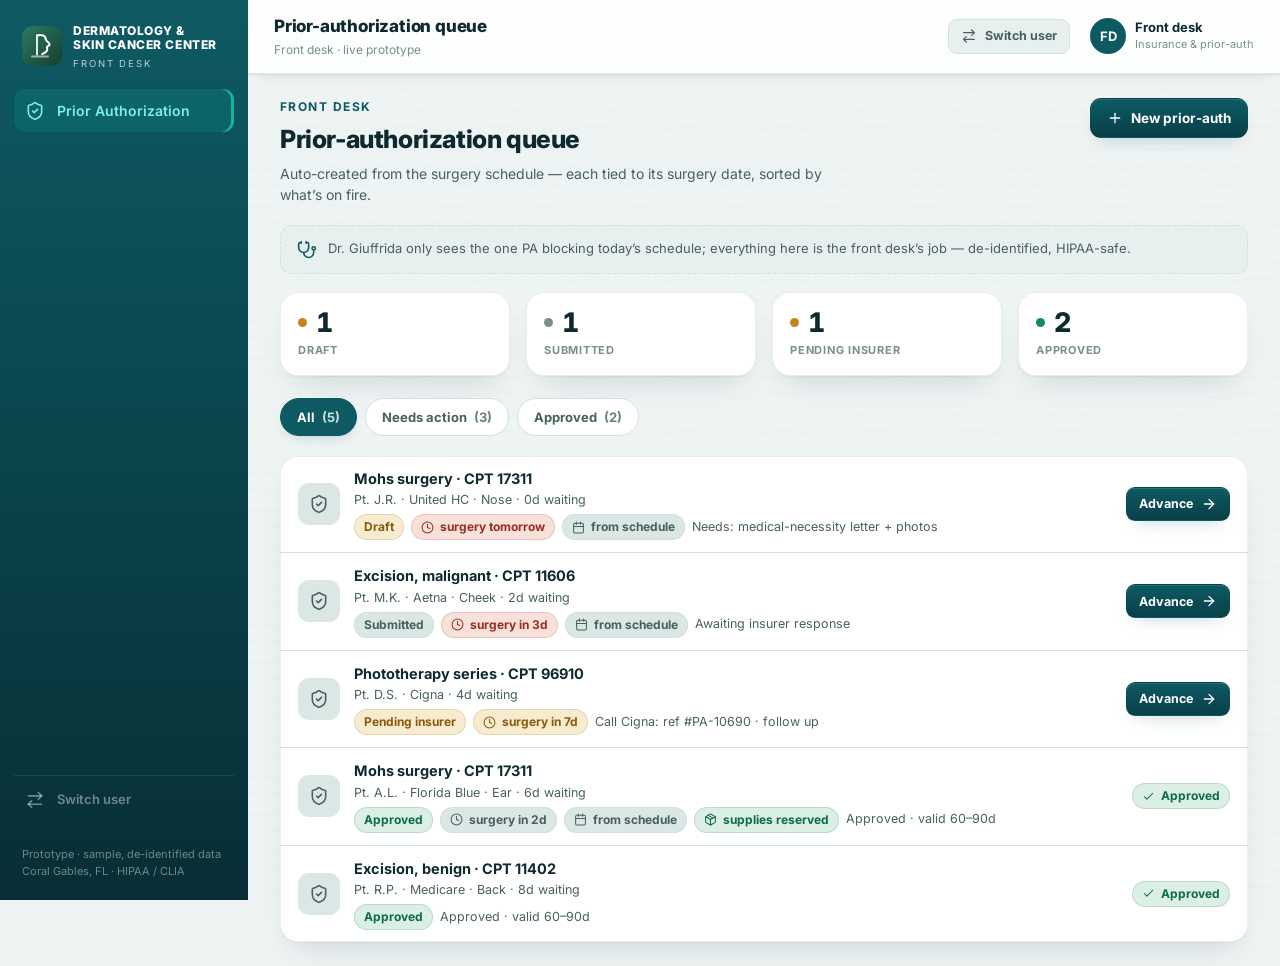
<file: prior-auth.html>
<!DOCTYPE html>
<html lang="en">
<head>
<meta charset="UTF-8">
<meta name="viewport" content="width=device-width, initial-scale=1, viewport-fit=cover">
<title>Prior-authorization · Dermatology &amp; Skin Cancer Center</title>
<link rel="icon" href="assets/img/logo.svg">
<link rel="preconnect" href="https://fonts.googleapis.com"><link rel="preconnect" href="https://fonts.gstatic.com" crossorigin>
<link href="https://fonts.googleapis.com/css2?family=Inter:wght@400;500;600;700;800&family=Playfair+Display:wght@600;700&display=swap" rel="stylesheet">
<link rel="stylesheet" href="assets/css/tokens.css">
<link rel="stylesheet" href="assets/css/app.css">
</head>
<body>
<div class="app" id="app">
  <aside class="sidebar" id="sidebar"></aside>
  <div class="backdrop" onclick="TJ.toggleNav()"></div>
  <div class="main">
    <header class="topbar" id="topbar"></header>
    <div class="content" id="content"></div>
  </div>
</div>

<script src="assets/js/store.js"></script>
<script src="assets/js/inventory.js"></script>
<script src="assets/js/app.js"></script>
<script>
TJ.mount({active:'auth', onReady:render});
STORE.on(render);

var tab='all'; // 'all' | 'pending' | 'approved'

var STAGE_DOT={ 'Draft':'warn', 'Submitted':'idle', 'Pending insurer':'warn', 'Approved':'ok' };
var STAGE_PILL={ 'Draft':'warn', 'Submitted':'neutral', 'Pending insurer':'warn', 'Approved':'ok' };

function esc(s){ return String(s==null?'':s).replace(/[&<>"]/g,function(c){return {'&':'&amp;','<':'&lt;','>':'&gt;','"':'&quot;'}[c];}); }

function apptLabel(i){
  var d=new Date(); d.setDate(d.getDate()+i);
  var day=d.toLocaleDateString('en-US',{weekday:'short',month:'short',day:'numeric'});
  var time=(i%2===0)?'9:00a':'2:00p';
  if(i===0) return 'today '+time;
  if(i===1) return 'tomorrow '+time;
  return day+' '+time;
}
function refNum(pa){ var n=0,id=String(pa.id); for(var k=0;k<id.length;k++) n=(n*31+id.charCodeAt(k))%100000; return ('00000'+n).slice(-5); }

function hint(pa){
  switch(pa.stage){
    case 'Draft': return 'Needs: medical-necessity letter + photos';
    case 'Submitted': return 'Awaiting insurer response';
    case 'Pending insurer': return 'Call '+esc(pa.ins)+': ref #PA-'+refNum(pa)+' · follow up';
    case 'Approved': return 'Approved · valid 60–90d';
    default: return '';
  }
}
function dueLabel(p){
  if(p.dueInDays==null) return '';
  if(p.dueInDays<=0) return 'surgery today';
  if(p.dueInDays===1) return 'surgery tomorrow';
  return 'surgery in '+p.dueInDays+'d';
}
function dueSev(p){ // red if not yet approved and the surgery is inside the payer's turnaround
  if(p.stage==='Approved'||p.dueInDays==null) return 'neutral';
  var a=STORE.procAuth(p.proc), turn=a?a.turn:5;
  return (p.dueInDays-turn)<=0 ? 'bad' : (p.dueInDays<=7?'warn':'neutral');
}

function setTab(t){ tab=t; render(); }

function render(){
  var data=STORE.data();
  var pa=data.priorAuth||[];
  var order=STORE.PA_ORDER;

  // stage counts (across all)
  var counts={}; order.forEach(function(s){ counts[s]=0; });
  pa.forEach(function(p){ if(counts[p.stage]!=null) counts[p.stage]++; });

  // deterministic appointment index by current order
  var rows=pa.map(function(p,i){ return {pa:p, idx:i}; });

  // filter for active tab
  rows=rows.filter(function(r){
    if(tab==='pending') return r.pa.stage!=='Approved';
    if(tab==='approved') return r.pa.stage==='Approved';
    return true;
  });

  // unapproved first, then soonest surgery date, then ageDays DESC
  rows.sort(function(a,b){
    var ua=(a.pa.stage!=='Approved')?0:1, ub=(b.pa.stage!=='Approved')?0:1;
    if(ua!==ub) return ua-ub;
    var da=(a.pa.dueInDays==null?9999:a.pa.dueInDays), db=(b.pa.dueInDays==null?9999:b.pa.dueInDays);
    if(da!==db) return da-db;
    return (b.pa.ageDays||0)-(a.pa.ageDays||0);
  });

  var kpis=order.map(function(s){
    return '<div class="panel kpi">'+
      '<div class="v" style="display:flex;align-items:center;gap:9px"><span class="dot '+STAGE_DOT[s]+'"></span>'+counts[s]+'</div>'+
      '<div class="l">'+esc(s)+'</div></div>';
  }).join('');

  var needsAction=pa.filter(function(p){return p.stage!=='Approved';}).length;
  var approvedCount=pa.filter(function(p){return p.stage==='Approved';}).length;
  var tabs=[
    ['all','All',pa.length],
    ['pending','Needs action',needsAction],
    ['approved','Approved',approvedCount]
  ].map(function(t){
    return '<button class="tab'+(tab===t[0]?' on':'')+'" onclick="setTab(\''+t[0]+'\')">'+esc(t[1])+
      ' <span class="kcol-n" style="opacity:.8">('+t[2]+')</span></button>';
  }).join('');

  var list=rows.map(function(r){
    var p=r.pa, st=p.stage, approved=(st==='Approved');
    var due=dueLabel(p), sev=dueSev(p);
    var sub='Pt. '+esc(p.pt)+' · '+esc(p.ins)+(p.site&&p.site!=='—'?' · '+esc(p.site):'')+' · '+(p.ageDays||0)+'d waiting';
    var action=approved
      ? '<span class="pill ok" style="margin-left:auto">'+TJ.icon('check','ico-sm')+'Approved</span>'
      : '<button class="btn primary sm" style="margin-left:auto" onclick="advance(\''+p.id+'\')">Advance '+TJ.icon('arrow','ico-sm')+'</button>';
    return '<div class="lrow">'+
      '<div class="ic">'+TJ.icon('shield')+'</div>'+
      '<div style="min-width:0;flex:1">'+
        '<div class="t">'+esc(p.proc)+' · CPT '+esc(p.cpt)+'</div>'+
        '<div class="d">'+sub+'</div>'+
        '<div class="d" style="margin-top:4px;display:flex;align-items:center;gap:7px;flex-wrap:wrap">'+
          '<span class="pill '+STAGE_PILL[st]+'">'+esc(st)+'</span>'+
          (due?'<span class="pill '+sev+'">'+TJ.icon('clock','ico-sm')+due+'</span>':'')+
          (p.fromSchedule?'<span class="pill neutral">'+TJ.icon('calendar','ico-sm')+'from schedule</span>':'')+
          (p.reserved?'<span class="pill ok">'+TJ.icon('box','ico-sm')+'supplies reserved</span>':'')+
          '<span>'+hint(p)+'</span>'+
        '</div>'+
      '</div>'+
      action+
    '</div>';
  }).join('') || '<div class="pad muted">No prior-authorizations in this view.</div>';

  document.getElementById('content').innerHTML=
    '<div class="page-head" style="display:flex;align-items:flex-start;gap:16px;flex-wrap:wrap">'+
      '<div style="flex:1;min-width:240px">'+
        '<div class="eyebrow">Front desk</div>'+
        '<h2>Prior-authorization queue</h2>'+
        '<p>Auto-created from the surgery schedule — each tied to its surgery date, sorted by what’s on fire.</p>'+
      '</div>'+
      '<button class="btn primary" onclick="newPA()">'+TJ.icon('plus','ico-sm')+'New prior-auth</button>'+
    '</div>'+

    '<div class="note" style="margin-top:0">'+TJ.icon('stetho')+
      '<div>Dr. Giuffrida only sees the one PA blocking today’s schedule; everything here is the front desk’s job — de-identified, HIPAA-safe.</div></div>'+

    '<div class="grid g4" style="margin-top:18px">'+kpis+'</div>'+

    '<div class="tabbar" style="margin-top:22px">'+tabs+'</div>'+

    '<div class="panel">'+list+'</div>';
}

function advance(id){
  var pa=STORE.data().priorAuth.filter(function(p){return p.id===id;})[0];
  STORE.advancePriorAuth(id);
  var now=STORE.data().priorAuth.filter(function(p){return p.id===id;})[0];
  if(now && now.stage==='Approved' && now.reserved) TJ.toast('Approved — supplies committed & reserved for this case');
  else if(pa) TJ.toast(pa.proc+' → '+(now?now.stage:'next stage'));
}

function newPA(){
  TJ.modal({
    title:'New prior-authorization',
    submitLabel:'Create',
    fields:[
      {name:'proc', label:'Procedure', type:'text', placeholder:'e.g. Mohs surgery'},
      {name:'cpt',  label:'CPT code',  type:'text', placeholder:'e.g. 17311'},
      {name:'pt',   label:'Patient initials', type:'text', placeholder:'e.g. J.R.'},
      {name:'ins',  label:'Insurer',  type:'select', options:[
        {value:'United HC',label:'United HC'},
        {value:'Aetna',label:'Aetna'},
        {value:'Cigna',label:'Cigna'},
        {value:'Florida Blue',label:'Florida Blue'},
        {value:'Medicare',label:'Medicare'},
        {value:'Humana',label:'Humana'}
      ]}
    ],
    onSubmit:function(v){
      if(!v.proc){ TJ.toast('Procedure is required'); return false; }
      STORE.addPriorAuth(v);
      TJ.toast(v.proc+' added to queue');
    }
  });
}
</script>
</body>
</html>
</file>
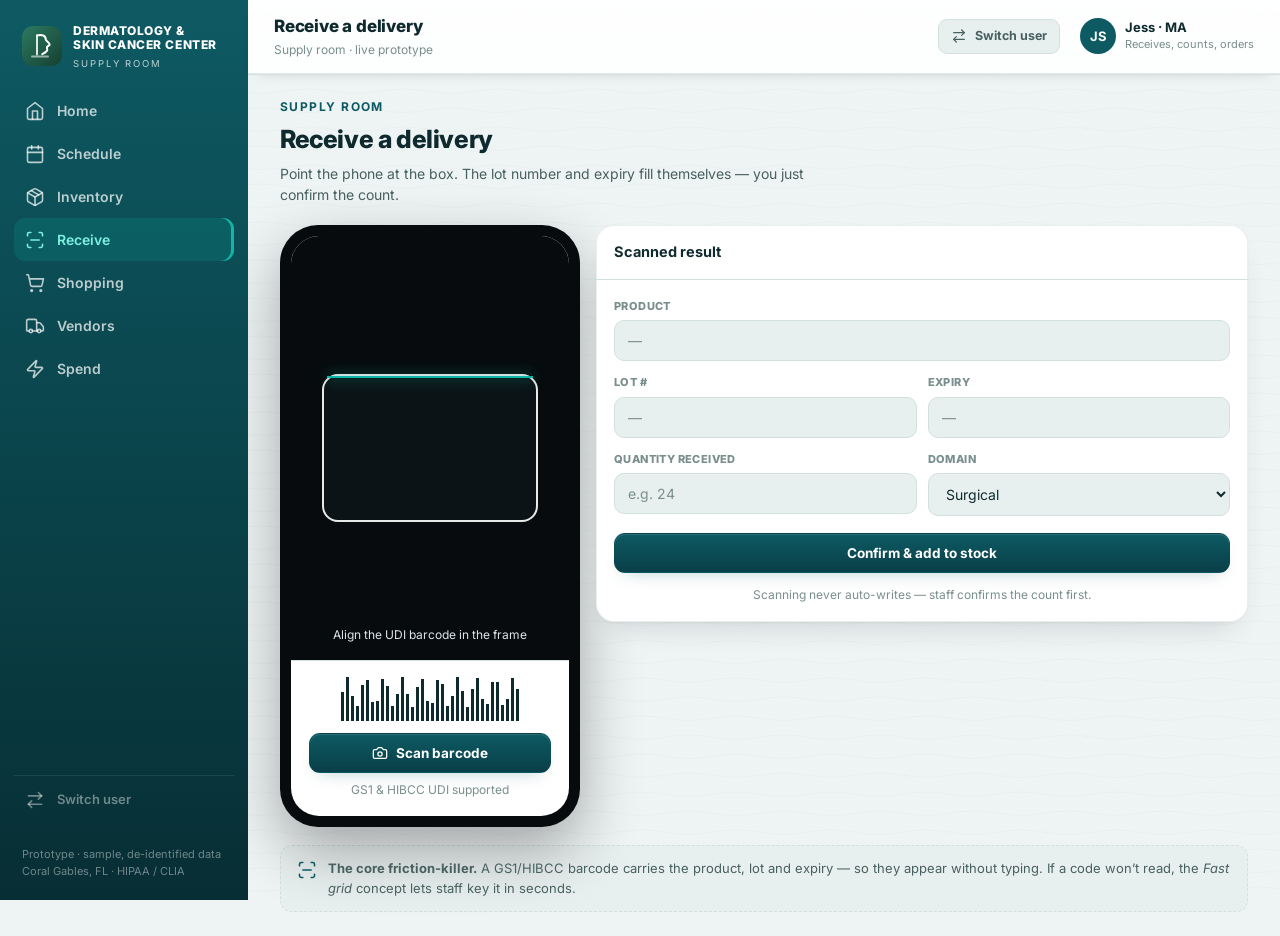
<file: receive-scan.html>
<!DOCTYPE html>
<html lang="en">
<head>
<meta charset="UTF-8">
<meta name="viewport" content="width=device-width, initial-scale=1, viewport-fit=cover">
<title>Receive · Scan · Dermatology &amp; Skin Cancer Center</title>
<link rel="icon" href="assets/img/logo.svg">
<link rel="preconnect" href="https://fonts.googleapis.com"><link rel="preconnect" href="https://fonts.gstatic.com" crossorigin>
<link href="https://fonts.googleapis.com/css2?family=Inter:wght@400;500;600;700;800&family=Playfair+Display:wght@600;700&display=swap" rel="stylesheet">
<link rel="stylesheet" href="assets/css/tokens.css">
<link rel="stylesheet" href="assets/css/app.css">
</head>
<body>
<div class="app" id="app">
  <aside class="sidebar" id="sidebar"></aside>
  <div class="backdrop" onclick="TJ.toggleNav()"></div>
  <div class="main">
    <header class="topbar" id="topbar"></header>
    <div class="content">
      <div class="page-head">
        <div class="eyebrow">Supply room</div>
        <h2>Receive a delivery</h2>
        <p>Point the phone at the box. The lot number and expiry fill themselves — you just confirm the count.</p>
      </div>

      <div class="row" style="align-items:flex-start">
        <!-- PHONE -->
        <div class="phone">
          <div class="scr">
            <div class="view">
              <div class="frame"><div class="laser"></div></div>
              <div class="hint">Align the UDI barcode in the frame</div>
            </div>
            <div class="pad" style="text-align:center;border-top:1px solid var(--line)">
              <div class="bcode" id="bc" style="margin-bottom:12px"></div>
              <button class="btn primary full" onclick="scan()" id="scanBtn"></button>
              <div class="tiny" style="margin-top:8px">GS1 &amp; HIBCC UDI supported</div>
            </div>
          </div>
        </div>

        <!-- RESULT -->
        <div class="panel" style="flex:1;min-width:300px">
          <div class="p-head"><strong id="rh">Scanned result</strong><span class="pill ok hide" id="auto" style="margin-left:auto"></span></div>
          <div class="pad" style="display:flex;flex-direction:column;gap:13px">
            <div class="field"><label>Product <span class="auto hide" id="aP"></span></label><input id="f_prod" placeholder="—"></div>
            <div class="row" style="gap:11px">
              <div class="field" style="flex:1"><label>Lot # <span class="auto hide" id="aL"></span></label><input id="f_lot" placeholder="—"></div>
              <div class="field" style="flex:1"><label>Expiry <span class="auto hide" id="aE"></span></label><input id="f_exp" placeholder="—"></div>
            </div>
            <div class="row" style="gap:11px">
              <div class="field" style="flex:1"><label>Quantity received</label><input id="f_qty" placeholder="e.g. 24" inputmode="numeric"></div>
              <div class="field" style="flex:1"><label>Domain</label>
                <select id="f_dom"><option>Surgical</option><option>Lab Reagent</option><option>Liquid Nitrogen</option><option>Topical</option></select></div>
            </div>
            <button class="btn primary full" onclick="confirmIt()" style="margin-top:4px">Confirm &amp; add to stock</button>
            <div class="tiny" style="text-align:center">Scanning never auto-writes — staff confirms the count first.</div>
          </div>
        </div>
      </div>

      <div class="note" id="note"></div>
    </div>
  </div>
</div>

<script src="assets/js/store.js"></script>
<script src="assets/js/inventory.js"></script>
<script src="assets/js/app.js"></script>
<script>
TJ.mount({active:'receive', onReady:init});
function init(){
  var bc=document.getElementById('bc');
  for(var i=0;i<36;i++){ var b=document.createElement('i'); b.style.height=(14+Math.round((Math.sin(i*1.7)*0.5+0.5)*30))+'px'; bc.appendChild(b); }
  document.getElementById('scanBtn').innerHTML=TJ.icon('camera','ico-sm')+'Scan barcode';
  document.getElementById('note').innerHTML=TJ.icon('scan')+'<div><strong>The core friction-killer.</strong> A GS1/HIBCC barcode carries the product, lot and expiry — so they appear without typing. If a code won’t read, the <em>Fast grid</em> concept lets staff key it in seconds.</div>';
}
function scan(){
  set('f_prod','Lidocaine 1% · 20 mL vial'); set('f_lot','LD-7741'); set('f_exp','2026-12-31'); set('f_qty','24');
  document.getElementById('f_dom').value='Surgical';
  ['aP','aL','aE','auto'].forEach(function(id){ var e=document.getElementById(id); e.classList.remove('hide'); e.innerHTML=TJ.icon('check','ico-sm')+'from UDI'; });
  document.getElementById('auto').innerHTML=TJ.icon('check','ico-sm')+'auto-filled from barcode';
  ['f_prod','f_lot','f_exp'].forEach(function(id){ var e=document.getElementById(id); e.classList.remove('flash'); void e.offsetWidth; e.classList.add('flash'); });
  TJ.toast('Barcode read · lot + expiry pre-filled');
}
var DOMMAP={'Surgical':'Surgical','Lab Reagent':'Lab','Liquid Nitrogen':'LN2','Topical':'Topical'};
function expToDays(s){ if(!s) return 365; var d=new Date(s); if(isNaN(d)) return 365; return Math.round((d-new Date())/86400000); }
function findItem(typed){ var t=typed.toLowerCase(); return STORE.data().items.find(function(i){ var n=i.name.toLowerCase(); return n.indexOf(t)>=0 || t.indexOf(n)>=0; }); }
function confirmIt(){
  var p=document.getElementById('f_prod').value, q=document.getElementById('f_qty').value,
      lot=document.getElementById('f_lot').value, exp=document.getElementById('f_exp').value,
      dom=document.getElementById('f_dom').value;
  if(!p){ TJ.toast('Scan or type a product first', false); return; }
  var qty=Number(q)||0, expDays=expToDays(exp), itemId;
  // The scanned Lidocaine maps to the canonical item.
  if(/lidocaine/i.test(p)){ itemId='i-lido'; }
  else { var m=findItem(p); if(m) itemId=m.id; }
  if(itemId){
    STORE.receive({itemId:itemId, qty:qty, lot:lot, expDays:expDays});
  } else {
    STORE.addItem({name:p, domain:DOMMAP[dom]||'Surgical', qty:qty, lot:lot, expDays:expDays,
      par:Math.max(2,Math.ceil(qty/2)), reorderPoint:Math.ceil(qty/4), unitCost:0, usagePerWeek:0});
  }
  TJ.toast((q||'')+' × '+p+' added to stock');
}
function set(id,v){ document.getElementById(id).value=v; }
</script>
</body>
</html>
</file>
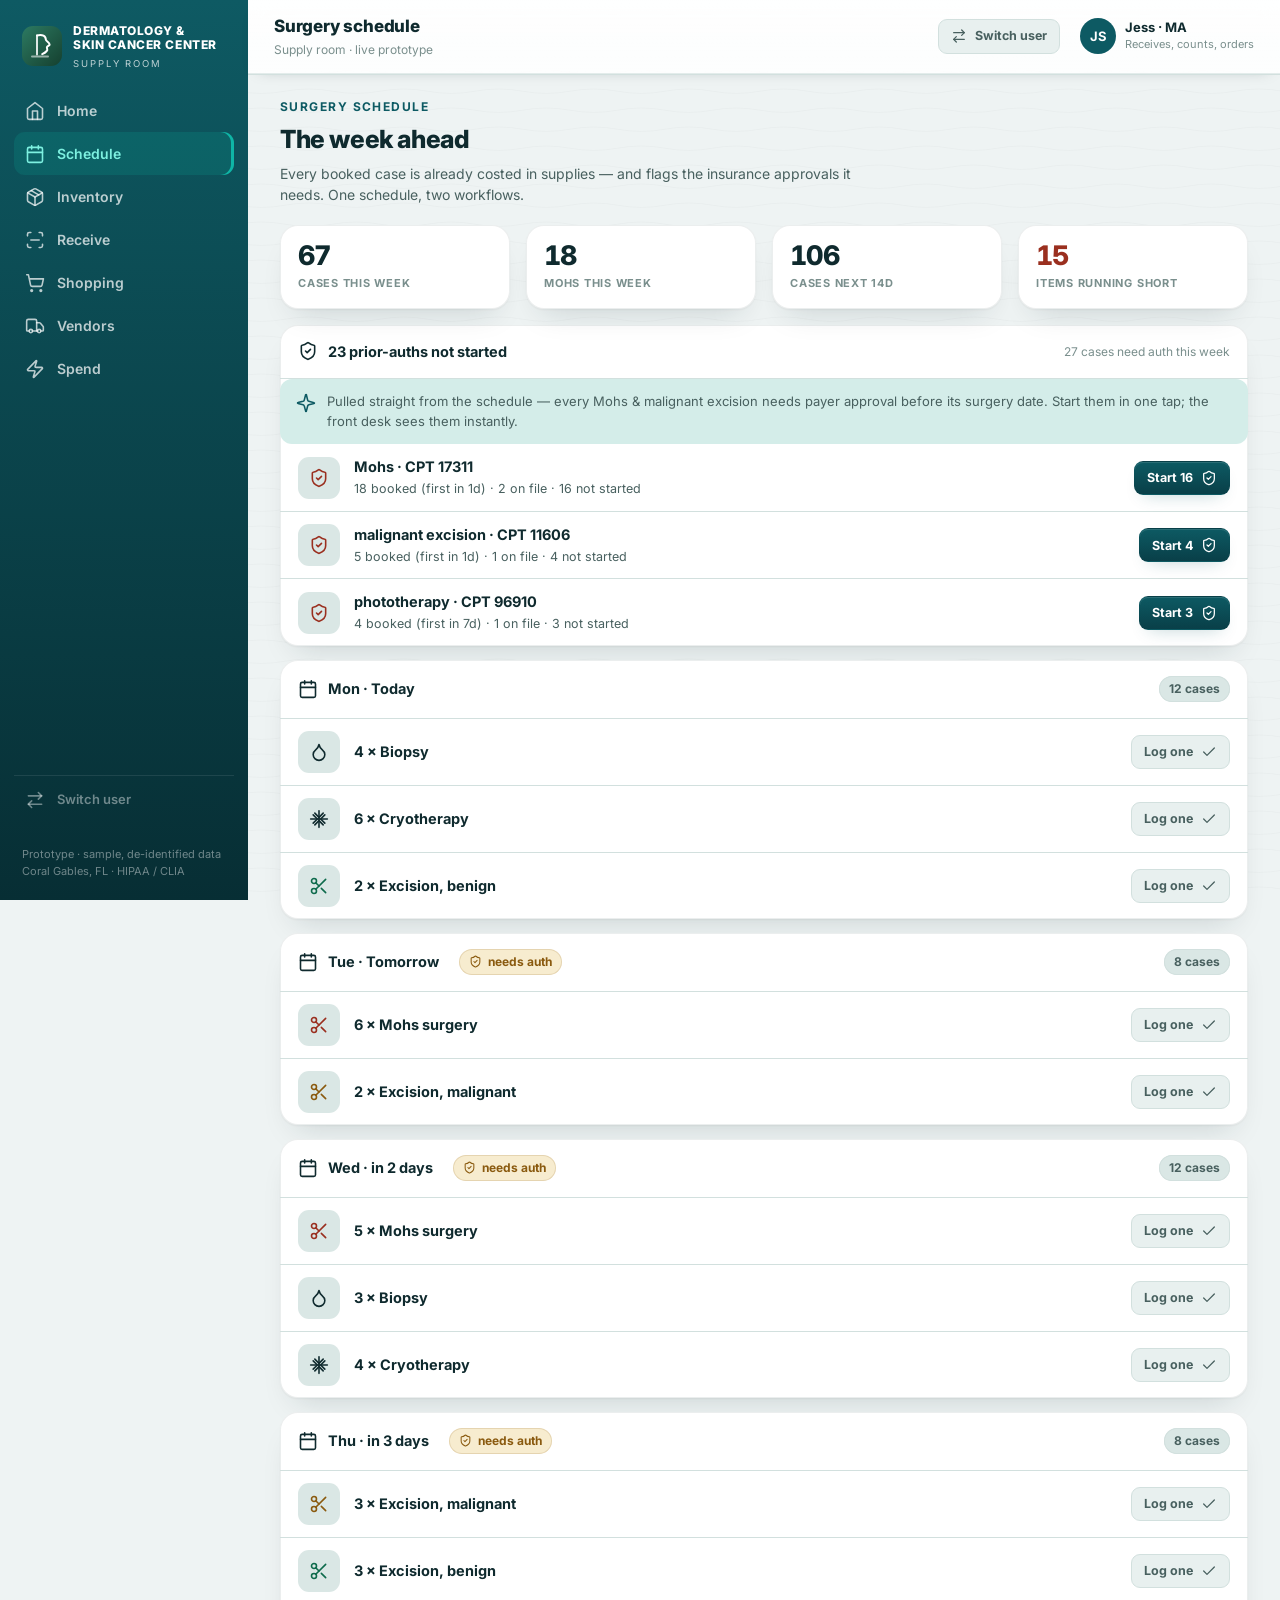
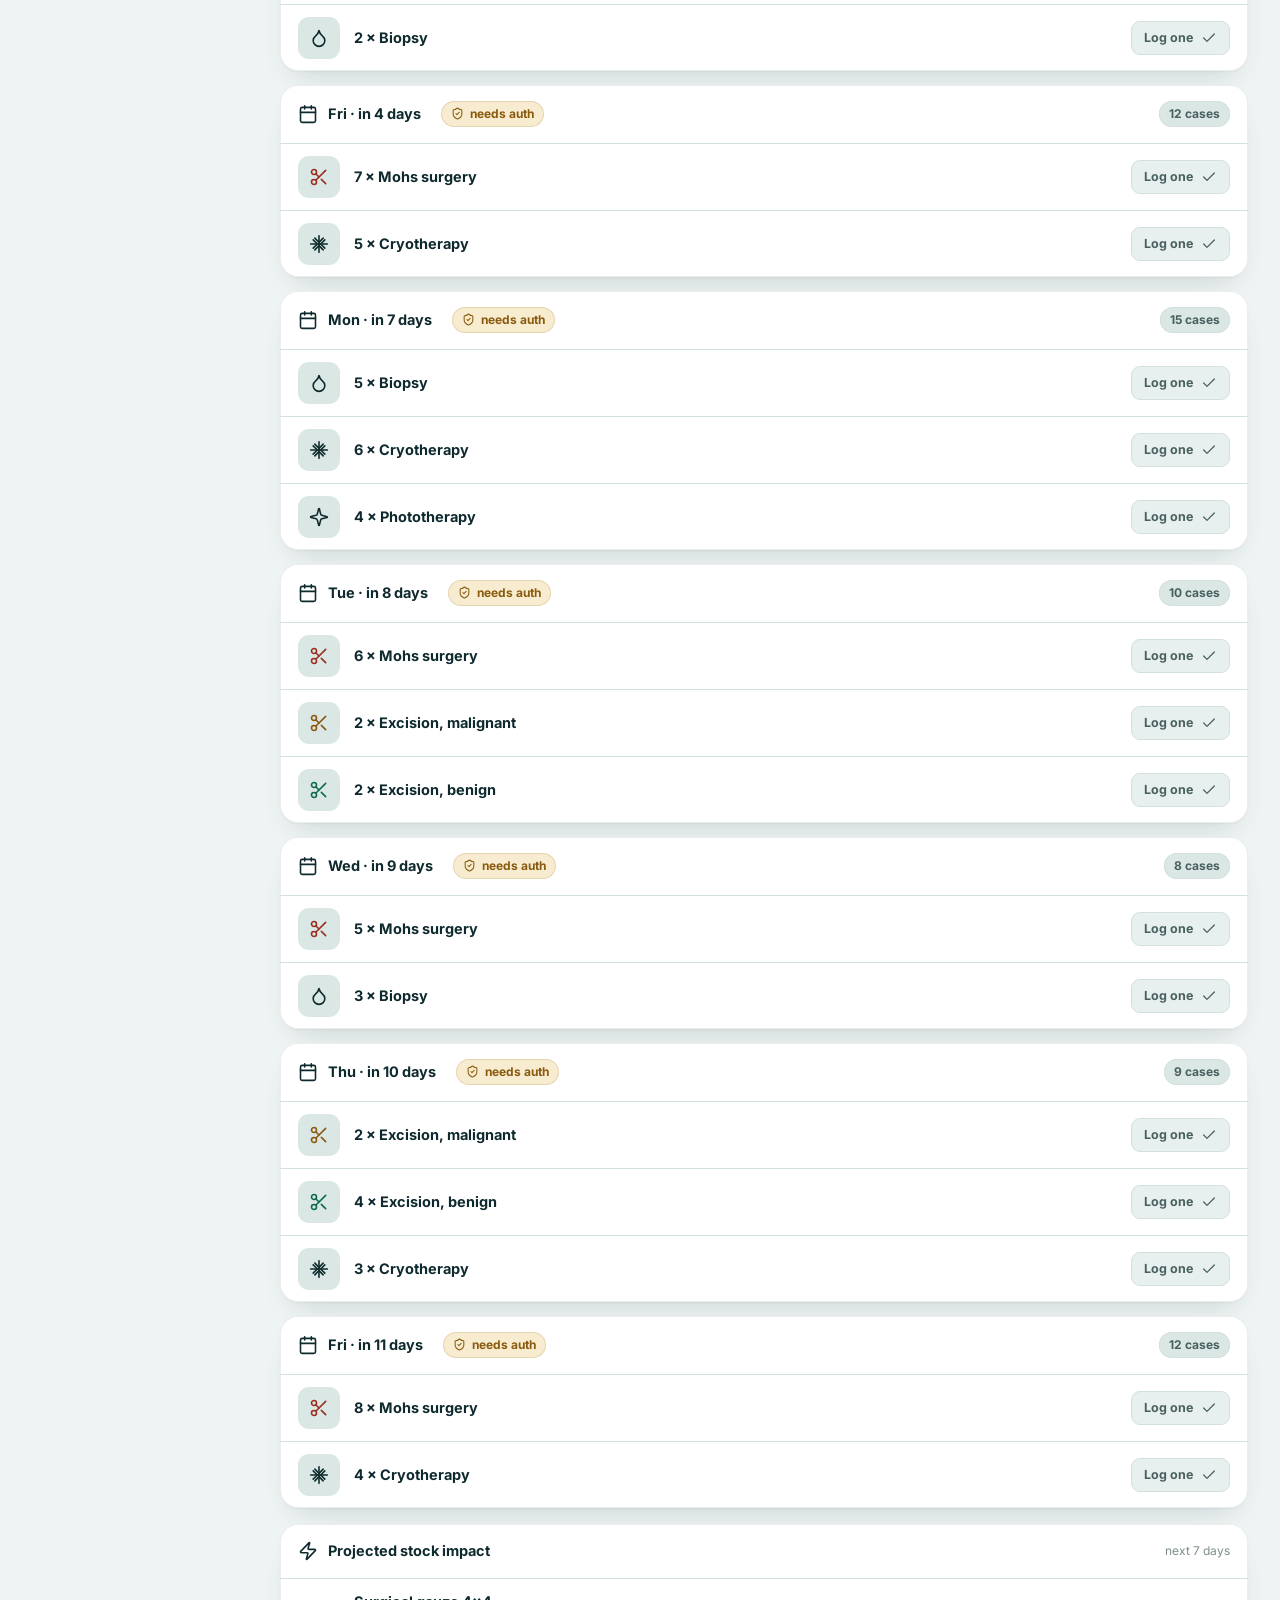
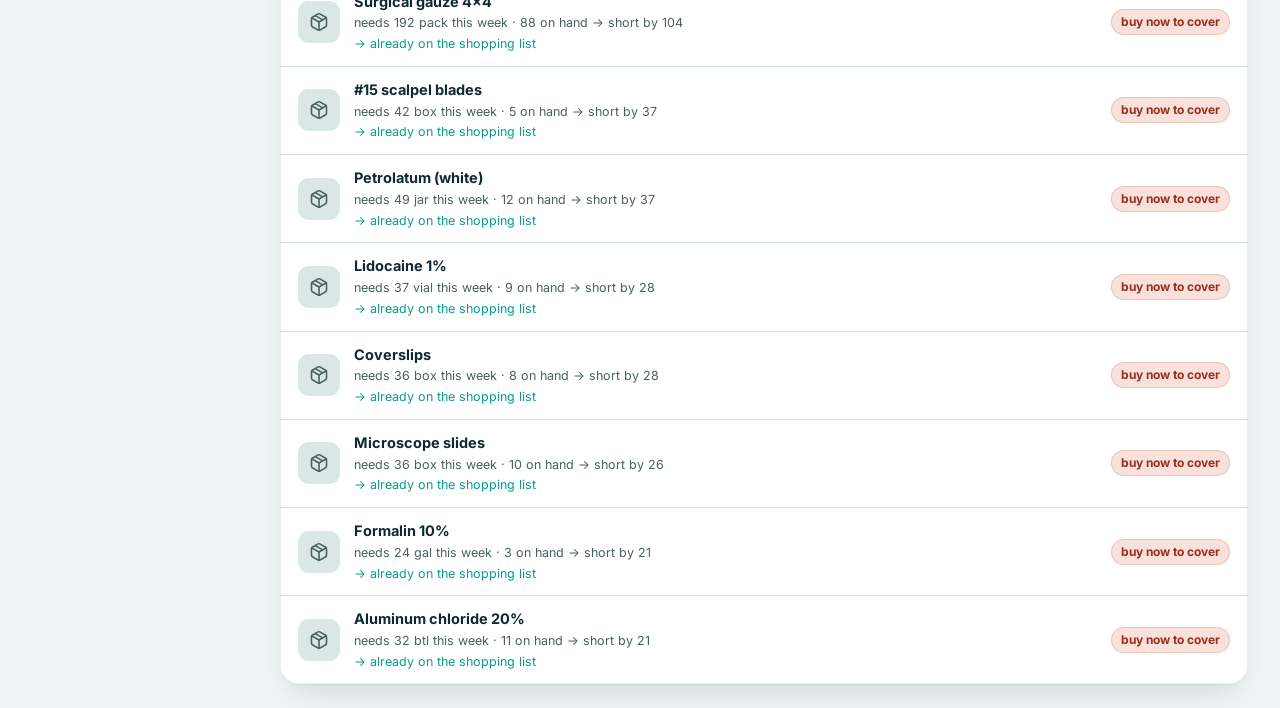
<file: schedule.html>
<!DOCTYPE html>
<html lang="en">
<head>
<meta charset="UTF-8">
<meta name="viewport" content="width=device-width, initial-scale=1, viewport-fit=cover">
<title>Surgery schedule &middot; Dermatology &amp; Skin Cancer Center</title>
<link rel="icon" href="assets/img/logo.svg">
<link rel="preconnect" href="https://fonts.googleapis.com"><link rel="preconnect" href="https://fonts.gstatic.com" crossorigin>
<link href="https://fonts.googleapis.com/css2?family=Inter:wght@400;500;600;700;800&family=Playfair+Display:wght@600;700&display=swap" rel="stylesheet">
<link rel="stylesheet" href="assets/css/tokens.css">
<link rel="stylesheet" href="assets/css/app.css">
</head>
<body>
<div class="app" id="app">
  <aside class="sidebar" id="sidebar"></aside>
  <div class="backdrop" onclick="TJ.toggleNav()"></div>
  <div class="main">
    <header class="topbar" id="topbar"></header>
    <div class="content" id="content"></div>
  </div>
</div>

<script src="assets/js/store.js"></script>
<script src="assets/js/inventory.js"></script>
<script src="assets/js/app.js"></script>
<script>
TJ.mount({active:'schedule', onReady:render});

function esc(s){ return String(s==null?'':s).replace(/[&<>"]/g,function(c){return {'&':'&amp;','<':'&lt;','>':'&gt;','"':'&quot;'}[c];}); }

/* ---------- procedure metadata: icon + tint per type ---------- */
var PROC_META={
  'Mohs surgery':        {icon:'scissors', tint:'bad'},
  'Excision, malignant': {icon:'scissors', tint:'warn'},
  'Excision, benign':    {icon:'scissors', tint:'ok'},
  'Biopsy':              {icon:'droplet',  tint:'neutral'},
  'Cryotherapy':         {icon:'snow',     tint:'neutral'},
  'Phototherapy':        {icon:'sparkles', tint:'neutral'}
};
function meta(type){ return PROC_META[type]||{icon:'box', tint:'neutral'}; }

/* ---------- log one case → FEFO-deduct its kit ---------- */
function logCaseOne(id, type){
  STORE.completeCase({id:id, type:type, who:'Jess'});
  TJ.toast('Logged — kit deducted from stock');
}

/* ---------- friendly day label ---------- */
function whenLabel(inDays){
  if(inDays<=0) return 'Today';
  if(inDays===1) return 'Tomorrow';
  return 'in '+inDays+' days';
}

/* ---------- KPI strip ---------- */
function renderKpis(){
  var wk=INV.procedureLoad(7), nx=INV.procedureLoad(14);
  var mohs=wk.byType['Mohs surgery']||0;
  var short=INV.forecastImpact(7).filter(function(x){return x.short;}).length;
  function tile(v,l,danger){
    return '<div class="panel kpi"><div class="v"'+(danger?' style="color:var(--bad-ink)"':'')+'>'+v+'</div><div class="l">'+l+'</div></div>';
  }
  return '<div class="grid g4" style="margin-top:16px">'+
    tile(wk.total,'Cases this week')+
    tile(mohs,'Mohs this week')+
    tile(nx.total,'Cases next 14d')+
    tile(short,'Items running short', short>0)+
  '</div>';
}

/* ---------- one upcoming day card ---------- */
function renderDayCard(day){
  var cases=day.cases||[];
  var total=cases.reduce(function(s,c){return s+(c.count||0);},0);
  if(total<=0) return '';
  var needsAuth=cases.some(function(c){ var a=STORE.procAuth(c.type); return a&&a.needsAuth; });

  var rows=cases.map(function(c){
    var m=meta(c.type);
    return '<div class="lrow">'+
      '<div class="ic" style="color:var(--'+m.tint+'-ink)">'+TJ.icon(m.icon)+'</div>'+
      '<div style="min-width:0"><div class="t">'+c.count+' &times; '+esc(c.type)+'</div></div>'+
      '<button class="btn ghost sm" style="margin-left:auto;flex:none" '+
        'onclick="logCaseOne(\''+esc(day.id)+'\',\''+esc(c.type)+'\')">Log one '+TJ.icon('check','ico-sm')+'</button>'+
    '</div>';
  }).join('');

  return '<div class="panel" style="margin-top:14px">'+
    '<div class="p-head">'+TJ.icon('calendar')+
      '<strong>'+esc(day.dow||'')+' &middot; '+whenLabel(day.inDays)+'</strong>'+
      (needsAuth?'<span class="pill warn" style="margin-left:10px">'+TJ.icon('shield','ico-sm')+'needs auth</span>':'')+
      '<span class="pill neutral" style="margin-left:auto">'+total+' case'+(total===1?'':'s')+'</span>'+
    '</div>'+
    rows+
  '</div>';
}

/* ---------- list of upcoming days ---------- */
function renderDays(){
  var days=(STORE.schedule()||[]).filter(function(d){ return !d.done; })
    .sort(function(a,b){ return a.inDays-b.inDays; });
  var cards=days.map(renderDayCard).join('');
  if(!cards){
    return '<div class="panel" style="margin-top:14px"><div class="lrow">'+
      '<div class="ic" style="color:var(--ok-ink)">'+TJ.icon('check')+'</div>'+
      '<div class="t" style="color:var(--ink-2)">No cases booked — the calendar is clear.</div>'+
    '</div></div>';
  }
  return cards;
}

/* ---------- projected stock impact ---------- */
function renderImpact(){
  var list=INV.forecastImpact(7).slice(0,8);
  var rows=list.map(function(x){
    var it=x.it, sev=x.short?'bad':'ok';
    var unit=esc(it.unit||'units');
    var afterTxt = x.projected<0
      ? 'short by '+Math.abs(x.projected)
      : x.projected+' after';
    var hint = x.short
      ? '<div class="d" style="color:var(--accent)">&rarr; already on the shopping list</div>'
      : '';
    return '<div class="lrow">'+
      '<div class="ic" style="color:var(--ink-2)">'+TJ.icon(it.tank?'snow':'box')+'</div>'+
      '<div style="min-width:0;flex:1 1 50%"><div class="t">'+esc(it.name)+'</div>'+
      '<div class="d">needs '+x.need+' '+unit+' this week &middot; '+x.onHand+' on hand &rarr; '+afterTxt+'</div>'+
      hint+'</div>'+
      '<span class="pill '+sev+'" style="margin-left:auto;flex:none">'+
        (x.short?'buy now to cover':'covered')+'</span>'+
    '</div>';
  }).join('');

  if(!rows){
    rows='<div class="lrow"><div class="t" style="color:var(--ink-2)">'+
      'No supply pressure from the booked schedule — you are well stocked.</div></div>';
  }
  return '<div class="panel" style="margin-top:16px">'+
    '<div class="p-head">'+TJ.icon('zap')+'<strong>Projected stock impact</strong>'+
      '<span class="tiny" style="margin-left:auto">next 7 days</span></div>'+
    rows+
  '</div>';
}

/* ---------- LAYER 2: schedule → prior-auth ---------- */
function procShort(type){ return ({'Mohs surgery':'Mohs','Excision, malignant':'malignant excision','Excision, benign':'benign excision','Biopsy':'biopsy','Cryotherapy':'cryo','Phototherapy':'phototherapy'})[type]||type; }
var PAYERS=['United HC','Aetna','Cigna','Florida Blue','Medicare','Humana'];
function rand2(){ var A='ABCDEFGHJKLMNPRSTW'; return A[Math.floor(Math.random()*A.length)]+'.'+A[Math.floor(Math.random()*A.length)]+'.'; }
function startAuths(type){
  var r=INV.authQueue(7).filter(function(x){return x.type===type;})[0]; if(!r||r.missing<=0) return;
  for(var i=0;i<r.missing;i++){ STORE.addPriorAuth({proc:type, cpt:r.cpt, pt:rand2(), ins:PAYERS[i%PAYERS.length], dueInDays:r.firstDay, fromSchedule:true, user:'Front desk'}); }
  TJ.toast(r.missing+' authorization'+(r.missing===1?'':'s')+' started for '+procShort(type));
}
function renderAuth(){
  var q=INV.authQueue(7), s=INV.authSummary(7);
  if(!q.length) return '';
  var rows=q.map(function(r){
    var sev=r.missing>0?'bad':(r.inProgress>0&&!r.leadOk?'warn':'ok');
    var status=r.missing>0 ? r.missing+' not started'
      : (r.approved===r.cases?'all approved':r.inProgress+' in progress');
    var action=r.missing>0
      ? '<button class="btn primary sm" style="margin-left:auto;flex:none" onclick="startAuths(\''+esc(r.type)+'\')">Start '+r.missing+' '+TJ.icon('shield','ico-sm')+'</button>'
      : '<span class="pill ok" style="margin-left:auto;flex:none">'+TJ.icon('check','ico-sm')+'on track</span>';
    return '<div class="lrow">'+
      '<div class="ic" style="color:var(--'+sev+'-ink)">'+TJ.icon('shield')+'</div>'+
      '<div style="min-width:0;flex:1 1 50%"><div class="t">'+esc(procShort(r.type))+' &middot; CPT '+r.cpt+'</div>'+
      '<div class="d">'+r.cases+' booked (first in '+r.firstDay+'d) &middot; '+r.have+' on file &middot; '+status+'</div></div>'+
      action+
    '</div>';
  }).join('');
  var head=s.missing>0 ? '<strong>'+s.missing+' prior-auth'+(s.missing===1?'':'s')+' not started</strong>'
    : '<strong>Authorizations on track</strong>';
  return '<div class="panel" style="margin-top:16px">'+
    '<div class="p-head">'+TJ.icon('shield')+head+
      '<span class="tiny" style="margin-left:auto">'+s.cases+' cases need auth this week</span></div>'+
    '<div class="note" style="margin:0;border:none;background:var(--accent-soft)">'+TJ.icon('sparkles')+
      '<div>Pulled straight from the schedule — every Mohs &amp; malignant excision needs payer approval before its surgery date. Start them in one tap; the front desk sees them instantly.</div></div>'+
    rows+
  '</div>';
}

/* ---------- RENDER ---------- */
function render(){
  var el=document.getElementById('content');
  if(!el) return;
  el.innerHTML=
    '<div class="page-head">'+
      '<div class="eyebrow">Surgery schedule</div>'+
      '<h2>The week ahead</h2>'+
      '<p>Every booked case is already costed in supplies — and flags the insurance approvals it needs. One schedule, two workflows.</p>'+
    '</div>'+
    renderKpis()+
    renderAuth()+
    renderDays()+
    renderImpact();
}

STORE.on(render);
</script>
</body>
</html>
</file>
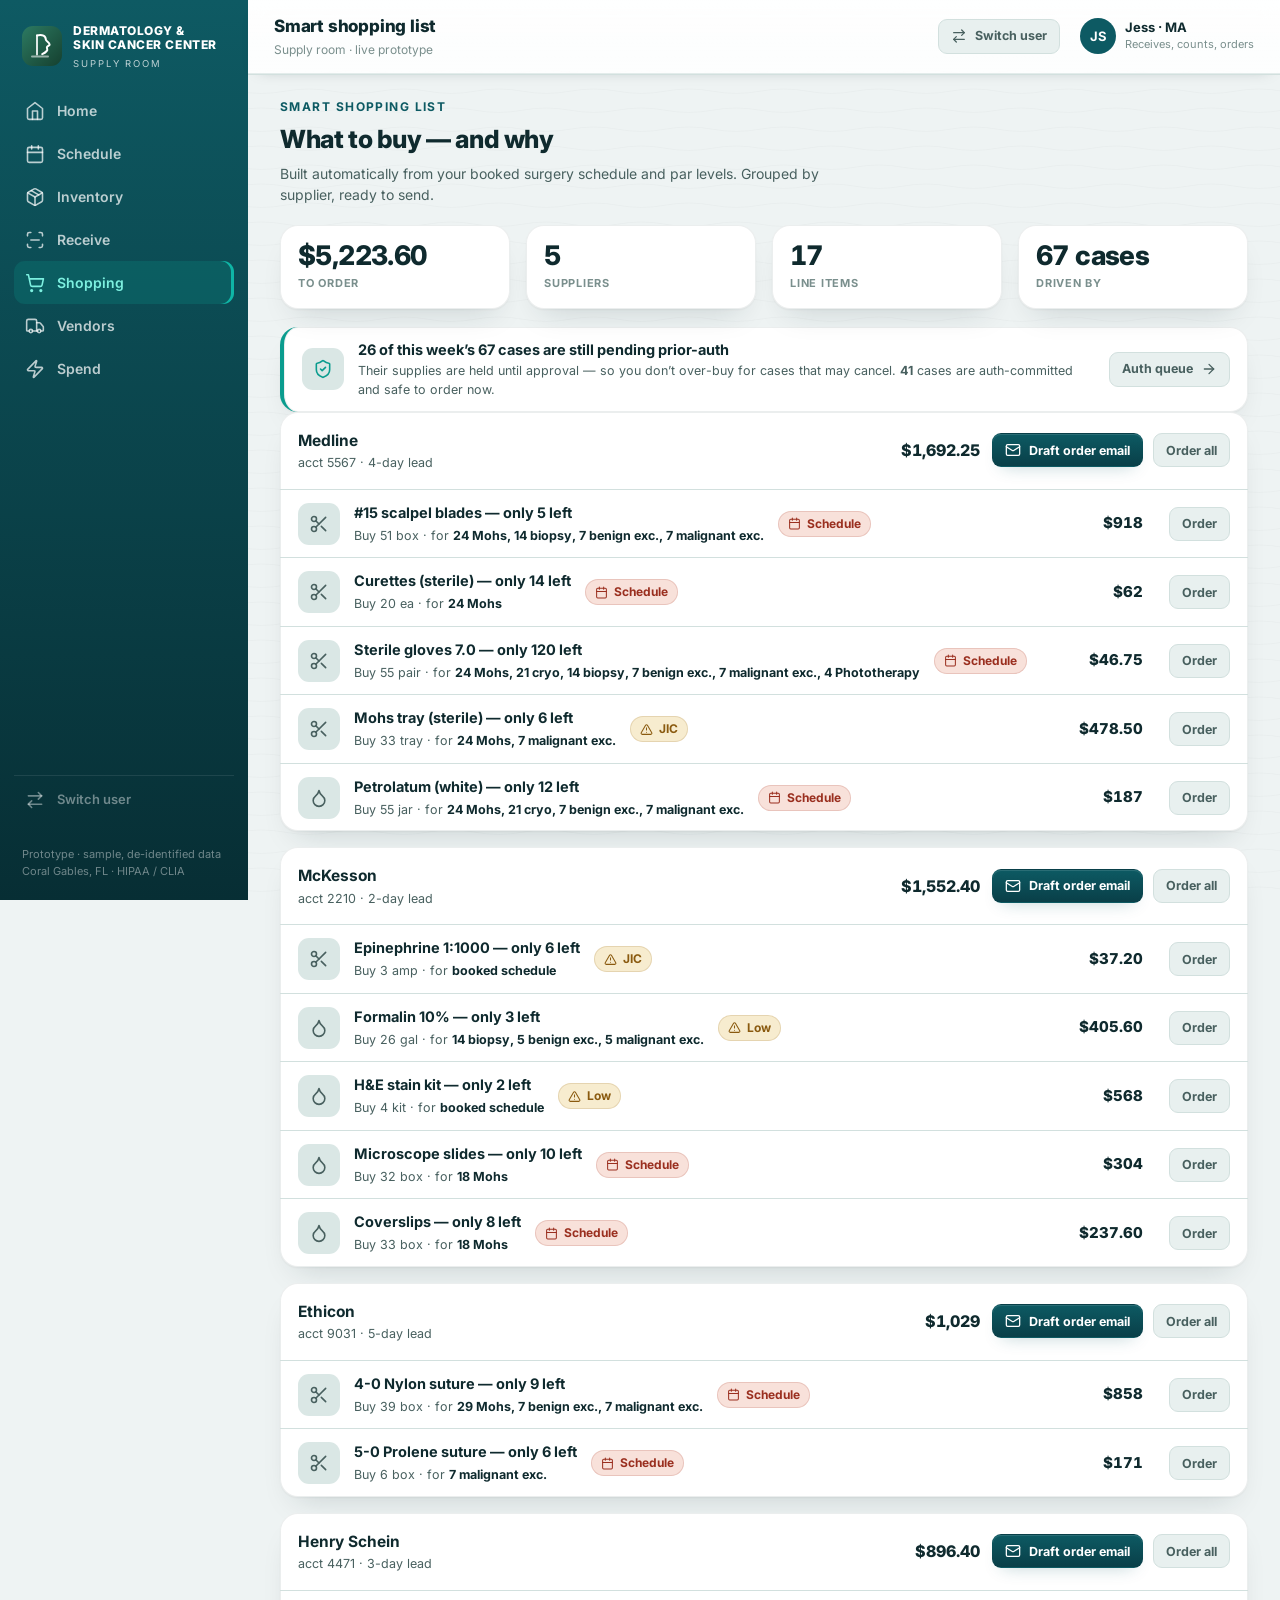
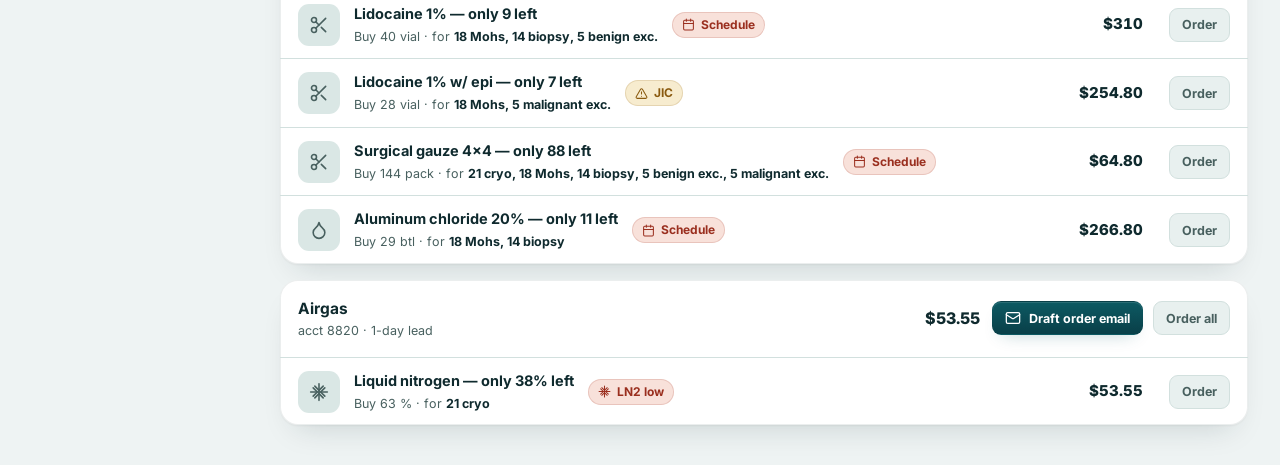
<file: shopping.html>
<!DOCTYPE html>
<html lang="en">
<head>
<meta charset="UTF-8">
<meta name="viewport" content="width=device-width, initial-scale=1, viewport-fit=cover">
<title>Smart shopping list · Dermatology &amp; Skin Cancer Center</title>
<link rel="icon" href="assets/img/logo.svg">
<link rel="preconnect" href="https://fonts.googleapis.com"><link rel="preconnect" href="https://fonts.gstatic.com" crossorigin>
<link href="https://fonts.googleapis.com/css2?family=Inter:wght@400;500;600;700;800&family=Fraunces:wght@600;700&display=swap" rel="stylesheet">
<link rel="stylesheet" href="assets/css/tokens.css">
<link rel="stylesheet" href="assets/css/app.css">
<style>
/* scoped polish for the email composer + shopping rows — page-local only */
.shop-vhead{display:flex;align-items:center;gap:14px;flex-wrap:wrap}
.shop-vhead .vmeta{font-size:12.5px;color:var(--ink-2);margin-top:2px}
.shop-vhead .vright{margin-left:auto;display:flex;align-items:center;gap:10px;flex-wrap:wrap}
.shop-vcost{font-weight:800;font-size:16px;font-variant-numeric:tabular-nums;white-space:nowrap;margin-right:2px}
.shop-row .why{font-size:12.5px;color:var(--ink-2);margin-top:3px}
.shop-row .why b{color:var(--ink);font-weight:700}
.mailbox{position:relative;background:var(--panel);border-radius:var(--r-lg);box-shadow:var(--ring-1),0 24px 60px rgba(0,0,0,.45);width:100%;max-width:620px;max-height:90vh;display:flex;flex-direction:column}
.mailbox .mbh{padding:18px 18px 14px;border-bottom:1px solid var(--line);position:relative}
.mailbox .mbh .to{font-size:12.5px;color:var(--ink-2);margin-top:5px;display:flex;align-items:center;gap:8px;flex-wrap:wrap}
.mailbox .mbh .to code{background:var(--panel-3);border-radius:6px;padding:2px 8px;font-size:12px;color:var(--ink)}
.mailbox .subjbar{padding:13px 18px;border-bottom:1px solid var(--line);font-size:13.5px}
.mailbox .subjbar .k{color:var(--ink-3);font-weight:700;text-transform:uppercase;letter-spacing:.06em;font-size:10.5px;margin-bottom:4px}
.mailbox .subjbar .v{font-weight:700}
.mailbox .body{padding:16px 18px;overflow:auto;flex:1}
.mailbox textarea{width:100%;min-height:300px;border:1px solid var(--line);border-radius:11px;padding:14px;font-family:inherit;font-size:13.5px;line-height:1.6;color:var(--ink);background:var(--panel-2);resize:vertical}
.mailbox textarea:focus{outline:none;border-color:var(--brand);box-shadow:0 0 0 3px var(--ring)}
.mailbox .mbf{padding:14px 18px;border-top:1px solid var(--line);display:flex;align-items:center;gap:10px;background:var(--panel-2);border-radius:0 0 var(--r-lg) var(--r-lg)}
.mailbox .mbf .spacer{margin-left:auto}
</style>
</head>
<body>
<div class="app" id="app">
  <aside class="sidebar" id="sidebar"></aside>
  <div class="backdrop" onclick="TJ.toggleNav()"></div>
  <div class="main">
    <header class="topbar" id="topbar"></header>
    <div class="content" id="content"></div>
  </div>
</div>

<script src="assets/js/store.js"></script>
<script src="assets/js/inventory.js"></script>
<script src="assets/js/app.js"></script>
<script>
"use strict";

function esc(s){ return String(s==null?'':s).replace(/[&<>"]/g,function(c){return {'&':'&amp;','<':'&lt;','>':'&gt;','"':'&quot;'}[c];}); }

/* ---------- "why" formatting: compact procedure-driver labels ---------- */
var DRIVER_SHORT={
  'Mohs surgery':'Mohs','Excision, malignant':'malignant exc.','Excision, benign':'benign exc.',
  'Biopsy':'biopsy','Cryotherapy':'cryo'
};
function driverLabel(t){ return DRIVER_SHORT[t]||t; }
function fmtDrivers(d){
  var keys=Object.keys(d||{});
  if(!keys.length) return 'booked schedule';
  return keys.sort(function(a,b){ return d[b]-d[a]; })
    .map(function(t){ return d[t]+' '+driverLabel(t); }).join(', ');
}

/* ---------- reason → pill ----------
   Out/Schedule → bad ; JIC/Low/Cryo booked → warn ; default neutral */
function reasonPill(r){
  var cls='neutral', ic='alert';
  if(r==='Out'||r==='Schedule'){ cls='bad'; ic=(r==='Out')?'alert':'calendar'; }
  else if(r==='JIC'||r==='Low'||r==='Cryo booked'){ cls='warn'; ic=(r==='Cryo booked')?'snow':'alert'; }
  else if(r==='LN2 low'){ cls='bad'; ic='snow'; }
  return '<span class="pill '+cls+'">'+TJ.icon(ic,'ico-sm')+esc(r||'Restock')+'</span>';
}
function lineIcon(it){
  if(it.tank) return 'snow';
  if(it.domain==='Surgical') return 'scissors';
  if(it.domain==='Lab') return 'droplet';
  if(it.domain==='Topical') return 'droplet';
  return 'box';
}

/* ============================================================
   ACTIONS — order a line, order a whole group, draft the email
   ============================================================ */
function orderLine(vendorId, itemId, qty){
  STORE.purchase({itemId:itemId, qty:+qty||0, user:'Jess'});
  TJ.toast('Ordered');
}
function orderGroup(vendorId){
  var g=groupById(vendorId);
  if(!g) return;
  var n=g.lines.length;
  g.lines.forEach(function(r){ STORE.purchase({itemId:r.it.id, qty:r.qty, user:'Jess'}); });
  TJ.toast('Order placed — '+n+' item'+(n===1?'':'s'));
}
function groupById(vendorId){
  return INV.reorderByVendor().filter(function(x){ return x.vendorId===vendorId; })[0];
}

/* expose for inline handlers */
window.shopOrderLine  = orderLine;
window.shopOrderGroup = orderGroup;
window.shopDraft      = openComposer;

/* ============================================================
   EMAIL COMPOSER — a polished, editable order-email overlay
   ============================================================ */
var _box;
function closeComposer(){ if(_box){ _box.remove(); _box=null; } }
window.shopCloseComposer = closeComposer;

function openComposer(vendorId){
  var g=groupById(vendorId);
  var v=(STORE.vendor(vendorId)||{});
  var d=TJ.draftVendorEmail(vendorId);

  closeComposer();
  _box=document.createElement('div'); _box.className='modal-wrap';
  _box.innerHTML=''+
    '<div class="modal-bd"></div>'+
    '<div class="mailbox" role="dialog" aria-modal="true" aria-label="Order email">'+
      '<div class="mbh">'+
        '<strong style="font-size:16px;font-weight:800">'+TJ.icon('mail','ico-sm')+' New order email</strong>'+
        '<div class="to">To <code>'+esc(v.email||'orders@vendor.com')+'</code>'+
          '<span class="muted">· '+esc(v.name||'Vendor')+(v.acct?' · acct '+esc(v.acct):'')+'</span></div>'+
        '<button class="modal-x" aria-label="Close" onclick="shopCloseComposer()">'+TJ.icon('x','ico-sm')+'</button>'+
      '</div>'+
      '<div class="subjbar"><div class="k">Subject</div><div class="v">'+esc(d.subject)+'</div></div>'+
      '<div class="body">'+
        '<textarea id="mailBody" spellcheck="false">'+esc(d.body)+'</textarea>'+
        '<div class="note" style="margin-top:12px">'+TJ.icon('sparkles','ico-sm')+
          '<span>'+(d.count||0)+' item'+((d.count===1)?'':'s')+' · '+TJ.money(d.total||0)+
          ' · quantities are driven by your booked surgical schedule for the coming week.</span></div>'+
      '</div>'+
      '<div class="mbf">'+
        '<button class="btn ghost" type="button" onclick="shopCloseComposer()">Cancel</button>'+
        '<button class="btn ghost spacer" type="button" id="mailCopy">'+TJ.icon('file','ico-sm')+'Copy</button>'+
        '<button class="btn primary" type="button" id="mailSend">'+TJ.icon('check','ico-sm')+'Mark ordered</button>'+
      '</div>'+
    '</div>';

  document.body.appendChild(_box);
  _box.querySelector('.modal-bd').onclick=closeComposer;

  _box.querySelector('#mailCopy').onclick=function(){
    var txt=_box.querySelector('#mailBody').value;
    if(navigator.clipboard && navigator.clipboard.writeText){
      navigator.clipboard.writeText(txt).then(function(){ TJ.toast('Copied'); },function(){ fallbackCopy(txt); });
    } else { fallbackCopy(txt); }
  };
  _box.querySelector('#mailSend').onclick=function(){
    if(g){ g.lines.forEach(function(r){ STORE.purchase({itemId:r.it.id, qty:r.qty, user:'Jess'}); }); }
    closeComposer();
    TJ.toast('Order placed — '+((g&&g.lines.length)||0)+' item'+(((g&&g.lines.length)===1)?'':'s'));
  };
  setTimeout(function(){ if(!_box) return; var ta=_box.querySelector('#mailBody'); if(ta) ta.focus(); },30);
}

function fallbackCopy(txt){
  try{
    var ta=document.createElement('textarea'); ta.value=txt;
    ta.style.position='fixed'; ta.style.opacity='0'; document.body.appendChild(ta);
    ta.select(); document.execCommand('copy'); document.body.removeChild(ta);
    TJ.toast('Copied');
  }catch(e){ TJ.toast('Select the text to copy', false); }
}

/* ============================================================
   RENDER
   ============================================================ */
function kpiTile(v,l){
  return '<div class="panel kpi"><span class="v">'+v+'</span><span class="l">'+l+'</span></div>';
}

function renderKpis(groups){
  var total=0, lines=0;
  groups.forEach(function(g){ total+=g.cost; lines+=g.lines.length; });
  var load=INV.procedureLoad(7);
  return '<div class="grid g4" style="margin-bottom:18px">'+
    kpiTile(TJ.money(total),'To order')+
    kpiTile(groups.length,'Supplier'+(groups.length===1?'':'s'))+
    kpiTile(lines,'Line items')+
    kpiTile((load.total||0)+' cases','Driven by')+
  '</div>';
}

function lineRow(g, r){
  var it=r.it, oh=INV.onHand(it), u=it.tank?'%':'';
  var why='Buy '+r.qty+' '+esc(it.unit)+' · for <b>'+esc(fmtDrivers(r.drivers))+'</b>';
  return '<div class="lrow shop-row">'+
    '<div class="ic">'+TJ.icon(lineIcon(it))+'</div>'+
    '<div style="min-width:0">'+
      '<div class="t">'+esc(it.name)+' — only '+oh+u+' left</div>'+
      '<div class="why">'+why+'</div>'+
    '</div>'+
    reasonPill(r.reason)+
    '<div class="cost">'+TJ.money(r.cost)+'</div>'+
    '<button class="btn ghost sm" style="margin-left:12px;flex:none" '+
      'onclick="shopOrderLine(\''+esc(g.vendorId)+'\',\''+esc(it.id)+'\','+r.qty+')">Order</button>'+
  '</div>';
}

function vendorPanel(g){
  var v=g.vendor||{}, lead=(v.leadDays!=null?v.leadDays:3);
  var head='<div class="p-head shop-vhead">'+
    '<div>'+
      '<strong style="font-size:15.5px">'+esc(v.name||'Misc supplier')+'</strong>'+
      '<div class="vmeta">acct '+esc(v.acct||'—')+' · '+lead+'-day lead</div>'+
    '</div>'+
    '<div class="vright">'+
      '<span class="shop-vcost">'+TJ.money(g.cost)+'</span>'+
      '<button class="btn primary sm" onclick="shopDraft(\''+esc(g.vendorId)+'\')">'+TJ.icon('mail','ico-sm')+'Draft order email</button>'+
      '<button class="btn ghost sm" onclick="shopOrderGroup(\''+esc(g.vendorId)+'\')">Order all</button>'+
    '</div>'+
  '</div>';
  var rows=g.lines.map(function(r){ return lineRow(g, r); }).join('');
  return '<div class="panel" style="margin-bottom:16px">'+head+rows+'</div>';
}

function emptyState(){
  return '<div class="panel pad-lg" style="text-align:center;border-left:4px solid var(--ok-ink)">'+
    '<div style="width:54px;height:54px;border-radius:50%;display:grid;place-items:center;background:var(--ok-bg);color:var(--ok-ink);margin:4px auto 12px">'+
      TJ.icon('check','ico-lg')+'</div>'+
    '<div style="font-weight:800;font-size:17px">Fully stocked for the booked schedule.</div>'+
    '<div class="muted" style="margin-top:5px">Nothing to order right now.</div>'+
  '</div>';
}

function renderCommitment(){
  var cc=INV.caseCommitment(7);
  if(cc.total<=0 || cc.pending<=0) return '';
  return '<div class="panel" style="margin-top:16px;border-left:4px solid var(--accent)">'+
    '<div class="lrow" style="border:none">'+
      '<div class="ic" style="color:var(--accent)">'+TJ.icon('shield')+'</div>'+
      '<div style="min-width:0;flex:1"><div class="t">'+cc.pending+' of this week’s '+cc.total+' cases are still pending prior-auth</div>'+
      '<div class="d">Their supplies are held until approval — so you don’t over-buy for cases that may cancel. '+
        '<b>'+cc.committed+'</b> cases are auth-committed and safe to order now.</div></div>'+
      '<a class="btn ghost sm" href="prior-auth.html" style="margin-left:auto;flex:none">Auth queue '+TJ.icon('arrow','ico-sm')+'</a>'+
    '</div>'+
  '</div>';
}

function render(){
  var groups=INV.reorderByVendor();

  var head='<div class="page-head">'+
    '<div class="eyebrow">Smart shopping list</div>'+
    '<h2>What to buy — and why</h2>'+
    '<p>Built automatically from your booked surgery schedule and par levels. Grouped by supplier, ready to send.</p>'+
  '</div>';

  var body;
  if(!groups.length){
    body=emptyState();
  } else {
    body=renderKpis(groups)+renderCommitment()+groups.map(vendorPanel).join('');
  }

  document.getElementById('content').innerHTML=head+body;
}

TJ.mount({active:'shopping', onReady:render});
STORE.on(render);
</script>
</body>
</html>
</file>
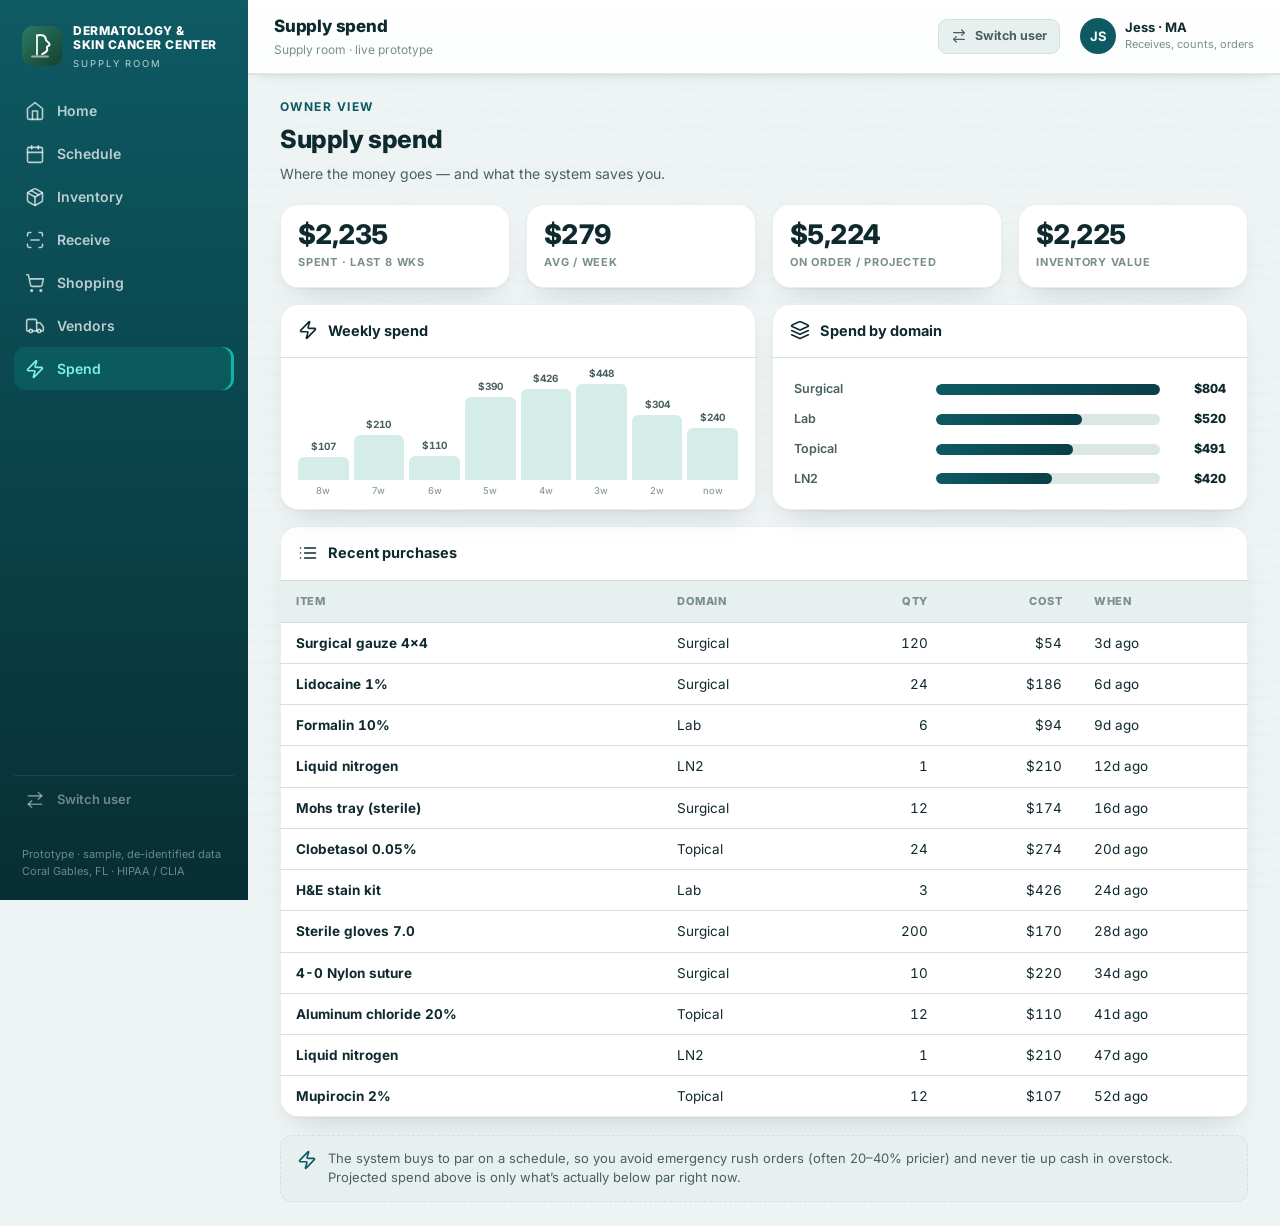
<file: spend.html>
<!DOCTYPE html>
<html lang="en">
<head>
<meta charset="UTF-8">
<meta name="viewport" content="width=device-width, initial-scale=1, viewport-fit=cover">
<title>Supply spend · Dermatology &amp; Skin Cancer Center</title>
<link rel="icon" href="assets/img/logo.svg">
<link rel="preconnect" href="https://fonts.googleapis.com"><link rel="preconnect" href="https://fonts.gstatic.com" crossorigin>
<link href="https://fonts.googleapis.com/css2?family=Inter:wght@400;500;600;700;800&family=Playfair+Display:wght@600;700&display=swap" rel="stylesheet">
<link rel="stylesheet" href="assets/css/tokens.css">
<link rel="stylesheet" href="assets/css/app.css">
</head>
<body>
<div class="app" id="app">
  <aside class="sidebar" id="sidebar"></aside>
  <div class="backdrop" onclick="TJ.toggleNav()"></div>
  <div class="main">
    <header class="topbar" id="topbar"></header>
    <div class="content" id="content"></div>
  </div>
</div>

<script src="assets/js/store.js"></script>
<script src="assets/js/inventory.js"></script>
<script src="assets/js/app.js"></script>
<script>
TJ.mount({active:'spend', onReady:render});
STORE.on(render);

function esc(s){ return String(s==null?'':s).replace(/[&<>"]/g,function(c){return {'&':'&amp;','<':'&lt;','>':'&gt;','"':'&quot;'}[c];}); }

function render(){
  var spend = INV.spend();

  /* ---- KPI strip ---- */
  var kpis = [
    {l:'Spent · last 8 wks', v:TJ.money(spend.total)},
    {l:'Avg / week',          v:TJ.money(spend.avgPerWeek)},
    {l:'On order / projected',v:TJ.money(spend.projected)},
    {l:'Inventory value',     v:TJ.money(INV.totalValue())}
  ].map(function(k){
    return '<div class="panel"><div class="kpi"><div class="v">'+k.v+'</div><div class="l">'+k.l+'</div></div></div>';
  }).join('');

  /* ---- Weekly spend column chart (oldest left → now right) ---- */
  var labels = ['8w','7w','6w','5w','4w','3w','2w','now'];
  var weeks = spend.byWeek.slice().reverse();           // w7..w0  (oldest → newest)
  var labRev = labels.slice();                          // already oldest→now
  var maxW = Math.max.apply(null, weeks.concat([1]));
  var cols = weeks.map(function(amt,i){
    var pct = Math.max(4, Math.round((amt/maxW)*100));
    return '<div class="col" style="height:'+pct+'%"><b>'+TJ.money(amt)+'</b><span>'+labRev[i]+'</span></div>';
  }).join('');
  var weekly =
    '<div class="panel">'+
      '<div class="p-head">'+TJ.icon('zap')+'<strong>Weekly spend</strong></div>'+
      '<div class="pad" style="padding-top:26px;padding-bottom:26px">'+
        '<div class="spark">'+cols+'</div>'+
      '</div>'+
    '</div>';

  /* ---- Spend by domain (horizontal bars, descending) ---- */
  var doms = Object.keys(spend.byDomain).map(function(d){ return {d:d, v:spend.byDomain[d]}; })
    .sort(function(a,b){ return b.v-a.v; });
  var maxD = Math.max.apply(null, doms.map(function(x){return x.v;}).concat([1]));
  var bars = doms.map(function(x){
    var pct = Math.max(2, Math.round((x.v/maxD)*100));
    return '<div class="bar-h">'+
      '<div class="lab">'+esc(x.d)+'</div>'+
      '<div class="track"><div class="fill" style="width:'+pct+'%"></div></div>'+
      '<div class="val">'+TJ.money(x.v)+'</div>'+
    '</div>';
  }).join('');
  var byDomain =
    '<div class="panel">'+
      '<div class="p-head">'+TJ.icon('layers')+'<strong>Spend by domain</strong></div>'+
      '<div class="pad-lg"><div class="bars-h">'+bars+'</div></div>'+
    '</div>';

  /* ---- Recent purchases table (newest first) ---- */
  var ps = STORE.data().purchases.slice().sort(function(a,b){ return (a.daysAgo||0)-(b.daysAgo||0); });
  var rows = ps.map(function(p){
    var it = STORE.item(p.itemId);
    var when = (p.daysAgo||0) <= 0 ? 'today' : p.daysAgo+'d ago';
    return '<tr>'+
      '<td class="it-name">'+esc(it?it.name:p.itemId)+'</td>'+
      '<td>'+esc(p.domain)+'</td>'+
      '<td class="num">'+(p.qty||0)+'</td>'+
      '<td class="num">'+TJ.money(p.cost)+'</td>'+
      '<td>'+when+'</td>'+
    '</tr>';
  }).join('');
  var recent =
    '<div class="panel">'+
      '<div class="p-head">'+TJ.icon('list')+'<strong>Recent purchases</strong></div>'+
      '<div class="tbl-wrap"><table>'+
        '<thead><tr><th>Item</th><th>Domain</th><th class="num">Qty</th><th class="num">Cost</th><th>When</th></tr></thead>'+
        '<tbody>'+rows+'</tbody>'+
      '</table></div>'+
    '</div>';

  /* ---- explainer note ---- */
  var note =
    '<div class="note">'+TJ.icon('zap')+'<span>The system buys to par on a schedule, so you avoid emergency rush orders '+
    '(often 20&ndash;40% pricier) and never tie up cash in overstock. Projected spend above is only what&rsquo;s actually '+
    'below par right now.</span></div>';

  document.getElementById('content').innerHTML =
    '<div class="page-head">'+
      '<div class="eyebrow">Owner view</div>'+
      '<h2>Supply spend</h2>'+
      '<p>Where the money goes &mdash; and what the system saves you.</p>'+
    '</div>'+
    '<div class="grid g4" style="margin-bottom:16px">'+kpis+'</div>'+
    '<div class="grid g2 stretch" style="margin-bottom:16px">'+weekly+byDomain+'</div>'+
    recent+
    note;
}
</script>
</body>
</html>
</file>
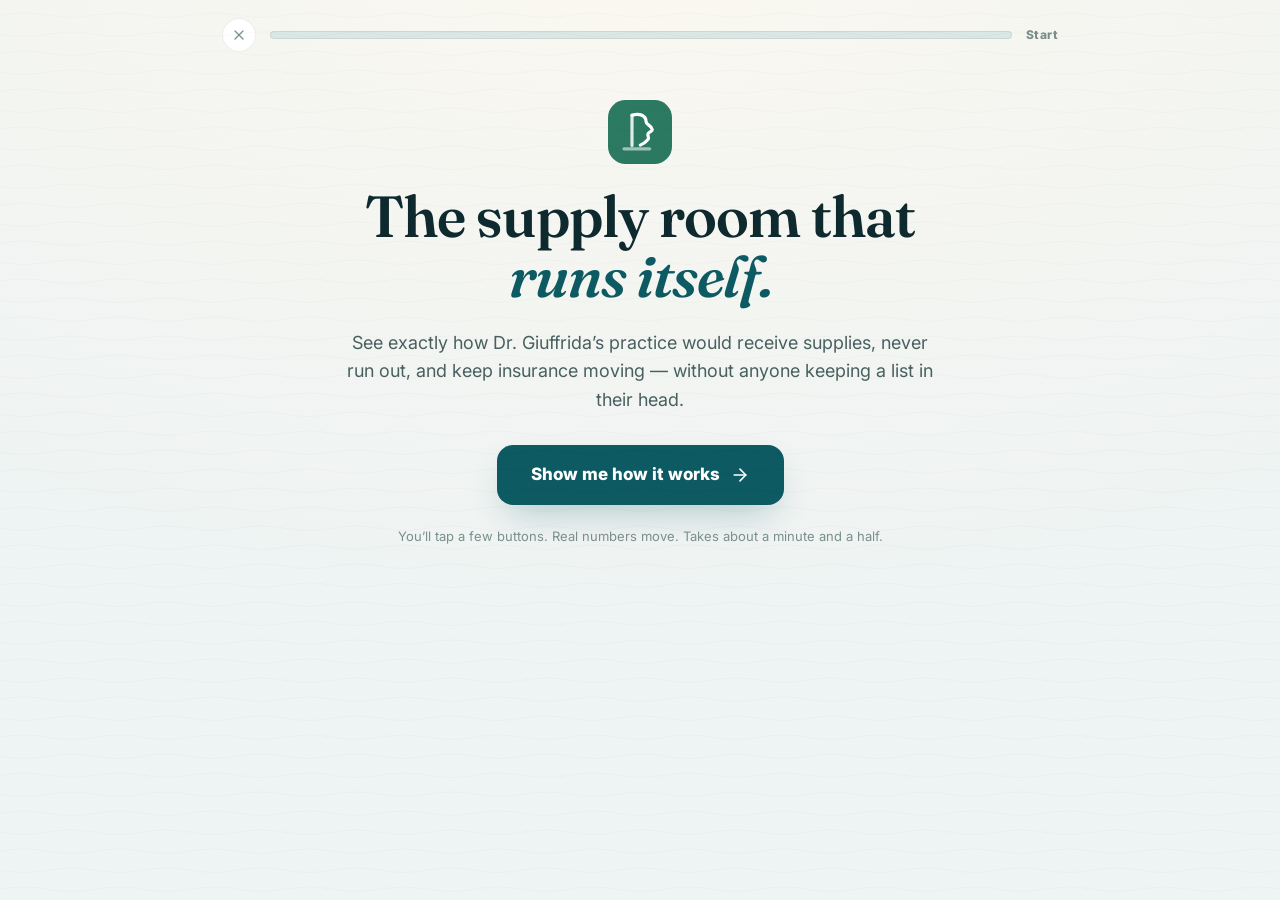
<file: tour.html>
<!DOCTYPE html>
<html lang="en">
<head>
<meta charset="UTF-8">
<meta name="viewport" content="width=device-width, initial-scale=1, viewport-fit=cover">
<title>See how it works · Dermatology &amp; Skin Cancer Center</title>
<link rel="icon" href="assets/img/logo.svg">
<link rel="preconnect" href="https://fonts.googleapis.com"><link rel="preconnect" href="https://fonts.gstatic.com" crossorigin>
<link href="https://fonts.googleapis.com/css2?family=Inter:wght@400;500;600;700;800&family=Fraunces:opsz,wght@9..144,500;9..144,600;9..144,700&display=swap" rel="stylesheet">
<link rel="stylesheet" href="assets/css/tokens.css">
<link rel="stylesheet" href="assets/css/app.css">
<style>
  body{background:radial-gradient(1200px 700px at 50% -10%,#fbf8f0,var(--bg));min-height:100vh}
  #tour{max-width:880px;margin:0 auto;min-height:100vh;display:flex;flex-direction:column;padding:0 20px}

  /* top bar */
  .tour-top{display:flex;align-items:center;gap:14px;padding:18px 2px 4px}
  .tour-exit{width:34px;height:34px;border-radius:50%;display:grid;place-items:center;color:var(--ink-3);
    background:var(--panel);box-shadow:var(--ring-1);text-decoration:none;flex:none;transition:.15s}
  .tour-exit:hover{color:var(--bad-ink);transform:scale(1.06)}
  .tour-exit svg{width:16px;height:16px}
  .tour-prog{flex:1;height:8px;border-radius:99px;background:var(--panel-3);overflow:hidden;box-shadow:var(--ring-1)}
  .tour-prog-fill{height:100%;border-radius:99px;background:linear-gradient(90deg,var(--brand),var(--accent));transition:width .5s var(--ease)}
  .tour-step{font-size:12px;font-weight:800;color:var(--ink-3);letter-spacing:.04em;flex:none;font-variant-numeric:tabular-nums;
    display:inline-flex;align-items:center;gap:4px} .tour-step svg{width:13px;height:13px;color:var(--ok-ink)}

  /* stage */
  .tour-stage{flex:1;display:flex;flex-direction:column;justify-content:center;padding:24px 0 12px;animation:rise .45s var(--ease)}
  .tour-stage.passive{justify-content:flex-start;padding-top:34px}
  @keyframes rise{from{opacity:0;transform:translateY(14px)}to{opacity:1;transform:none}}
  .sc-head{text-align:center;margin-bottom:26px}
  .sc-kicker{font-size:12.5px;font-weight:800;letter-spacing:.14em;text-transform:uppercase;color:var(--accent)}
  .sc-head h2{font-family:var(--font-display);font-weight:600;font-size:clamp(26px,4.4vw,38px);letter-spacing:-.4px;
    color:var(--ink);margin:10px 0 0;line-height:1.1}
  .sc-lead{color:var(--ink-2);font-size:16px;line-height:1.55;max-width:60ch;margin:14px auto 0}

  /* nav */
  .tour-nav{display:flex;align-items:center;justify-content:space-between;gap:14px;padding:14px 2px 26px;min-height:64px}
  .nav-back{display:inline-flex;align-items:center;gap:6px;background:none;border:none;color:var(--ink-3);
    font:inherit;font-weight:700;font-size:14px;cursor:pointer;padding:8px 4px}
  .nav-back:hover{color:var(--ink)} .nav-back svg{width:16px;height:16px} .flip{transform:scaleX(-1)}
  .nav-right{display:flex;align-items:center;gap:14px;margin-left:auto}
  .nav-hint{font-size:13px;font-weight:700;color:var(--ink-3);display:flex;align-items:center;gap:6px}
  .nav-hint.ok{color:var(--ok-ink)} .nav-hint.ok svg{width:15px;height:15px}
  .nav-next{display:inline-flex;align-items:center;gap:8px;padding:13px 24px;border-radius:13px;border:none;
    background:var(--brand);color:#fff;font:inherit;font-weight:800;font-size:15px;cursor:pointer;
    box-shadow:0 10px 24px -8px var(--ring);transition:.18s var(--ease)}
  .nav-next:hover{filter:brightness(1.08);transform:translateY(-2px)}
  .nav-next svg{width:17px;height:17px}
  .nav-next.locked{opacity:.4;pointer-events:none;box-shadow:none;background:var(--panel-3);color:var(--ink-3)}
  .nav-next.ready{animation:pulse 1.4s ease-in-out infinite}
  @keyframes pulse{0%,100%{box-shadow:0 10px 24px -8px var(--ring)}50%{box-shadow:0 10px 30px -4px var(--ring)}}

  /* cover */
  .sc-cover{text-align:center;padding:10px 0}
  .logo-xl{display:flex;justify-content:center;margin-bottom:22px;animation:float 4s ease-in-out infinite}
  @keyframes float{0%,100%{transform:translateY(0)}50%{transform:translateY(-7px)}}
  .sc-cover h1{font-family:var(--font-display);font-weight:600;font-size:clamp(36px,7vw,58px);line-height:1.04;
    letter-spacing:-1px;color:var(--ink);margin:0}
  .sc-cover h1 em{font-style:italic;color:var(--brand)}
  .sc-cover .lede{color:var(--ink-2);font-size:clamp(15px,2.3vw,18px);line-height:1.6;max-width:54ch;margin:22px auto 0}
  .big-cta{display:inline-flex;align-items:center;gap:10px;margin-top:30px;padding:17px 34px;border-radius:16px;border:none;
    background:var(--brand);color:#fff;font:inherit;font-weight:800;font-size:17px;cursor:pointer;
    box-shadow:0 16px 36px -12px var(--ring);transition:.2s var(--ease)}
  .big-cta:hover{filter:brightness(1.08);transform:translateY(-3px);box-shadow:0 22px 46px -12px var(--ring)}
  .big-cta:disabled{opacity:.5;pointer-events:none}
  .big-cta svg{width:20px;height:20px}
  .cover-foot{color:var(--ink-3);font-size:13px;margin-top:22px}

  /* problem / recap cards */
  .prob-grid{display:grid;grid-template-columns:repeat(3,1fr);gap:16px}
  .prob-card{background:var(--panel);border-radius:var(--r-lg);padding:22px;box-shadow:var(--ring-1),0 12px 26px -14px rgba(28,43,38,.18);
    text-align:left;animation:rise .5s var(--ease) both}
  .prob-card:nth-child(2){animation-delay:.08s} .prob-card:nth-child(3){animation-delay:.16s}
  .pc-ic{width:46px;height:46px;border-radius:13px;background:var(--accent-soft);color:var(--accent);display:grid;place-items:center;margin-bottom:14px}
  .pc-ic svg{width:23px;height:23px}
  .prob-card h3{margin:0;font-size:16.5px;font-weight:800;color:var(--ink)}
  .prob-card p{margin:7px 0 0;font-size:13.5px;line-height:1.55;color:var(--ink-2)}

  /* who row */
  .who-row{display:grid;grid-template-columns:repeat(3,1fr);gap:16px}
  .who-card{background:var(--panel);border-radius:var(--r-lg);padding:22px;text-align:center;
    box-shadow:var(--ring-1),0 12px 26px -14px rgba(28,43,38,.18);animation:rise .5s var(--ease) both}
  .who-card:nth-child(2){animation-delay:.08s} .who-card:nth-child(3){animation-delay:.16s}
  .wc-ic{width:54px;height:54px;border-radius:16px;margin:0 auto 12px;display:grid;place-items:center;
    background:var(--brand);color:#fff}
  .wc-ic svg{width:27px;height:27px}
  .wc-dev{font-size:11px;font-weight:800;text-transform:uppercase;letter-spacing:.1em;color:var(--accent)}
  .who-card h3{margin:3px 0 0;font-size:17px;font-weight:800;color:var(--ink)}
  .who-card p{margin:8px 0 0;font-size:13px;line-height:1.5;color:var(--ink-2)}
  .brain-note,.auto-flag{display:flex;gap:11px;align-items:center;background:var(--accent-soft);
    border-radius:14px;padding:15px 18px;margin-top:18px;color:var(--ink);font-size:14px;font-weight:600;line-height:1.45}
  .brain-note svg,.auto-flag svg{color:var(--accent);flex:none;width:22px;height:22px}

  /* interactive stage card */
  .stage-card{background:var(--panel);border-radius:var(--r-lg);padding:28px;max-width:560px;margin:0 auto;
    box-shadow:var(--ring-1),0 18px 40px -16px rgba(28,43,38,.22);text-align:center}
  .count-line{font-size:15px;color:var(--ink-2);font-weight:600}
  .count-line b{font-size:20px;color:var(--ink);font-variant-numeric:tabular-nums}
  .reorder-at{font-size:11.5px;font-weight:700;color:var(--warn-ink);background:var(--warn-bg);padding:3px 9px;border-radius:99px;margin-left:6px}
  .pop{animation:pop .5s var(--ease)}
  @keyframes pop{0%{transform:scale(1)}40%{transform:scale(1.35);color:var(--brand)}100%{transform:scale(1)}}

  /* scanner */
  .scanbox{position:relative;height:150px;margin:20px 0;border-radius:16px;border:2px dashed var(--line);
    background:var(--panel-2);display:grid;place-items:center;color:var(--ink-3);overflow:hidden;transition:.3s}
  .scanbox svg{width:46px;height:46px}
  .scan-label{position:absolute;bottom:12px;font-size:11px;font-weight:700;letter-spacing:.04em;color:var(--ink-3)}
  .scanline{position:absolute;left:0;right:0;top:-4px;height:3px;background:var(--scan);box-shadow:0 0 14px 2px var(--scan);opacity:0}
  .scanbox.scanning{border-color:var(--scan);background:#eef6ef}
  .scanbox.scanning .scanline{opacity:1;animation:scan 1.1s linear}
  @keyframes scan{0%{top:-4px}100%{top:150px}}
  .scanbox.done{border-color:var(--ok);background:var(--ok-bg);color:var(--ok-ink)}
  .scanbox.done svg{color:var(--ok-ink)}

  /* stock bar */
  .bar-track{position:relative;height:16px;border-radius:99px;background:var(--panel-3);margin:16px 0 6px;overflow:hidden}
  .bar-fill{height:100%;border-radius:99px;background:var(--ok);transition:width .7s var(--ease);width:75%}
  .bar-fill.low{background:var(--warn)}
  .bar-line{position:absolute;top:-3px;bottom:-3px;left:50%;width:2px;background:var(--bad);opacity:.6}
  .auto-flag{margin-top:20px;text-align:left;background:var(--warn-bg)} .auto-flag svg{color:var(--warn-ink)}
  .auto-flag b{color:var(--warn-ink)}

  /* phone */
  .phone-wrap{display:flex;justify-content:center;padding:6px 0}
  .phone{width:300px;border-radius:42px;background:#10241d;padding:11px;box-shadow:0 30px 70px -20px rgba(8,30,25,.6),inset 0 0 0 2px rgba(255,255,255,.06);position:relative}
  .phone-notch{position:absolute;top:11px;left:50%;transform:translateX(-50%);width:120px;height:24px;background:#10241d;border-radius:0 0 16px 16px;z-index:3}
  .phone-screen{background:var(--bg);border-radius:32px;min-height:520px;padding:34px 18px 18px;overflow:hidden;position:relative}
  .ph-head{margin-bottom:16px}
  .ph-eyebrow{font-size:11px;font-weight:800;letter-spacing:.1em;text-transform:uppercase;color:var(--brand)}
  .ph-greet{font-family:var(--font-display);font-weight:600;font-size:21px;color:var(--ink);margin-top:5px;line-height:1.1}
  .ph-sub{font-size:12.5px;color:var(--ink-2);margin-top:5px}
  .ph-card{background:var(--panel);border-radius:16px;padding:16px;box-shadow:var(--ring-1),0 10px 22px -12px rgba(28,43,38,.22);border-left:4px solid var(--bad)}
  .ph-row{font-weight:800;font-size:14.5px;color:var(--ink);display:flex;align-items:center;gap:8px}
  .dot{width:9px;height:9px;border-radius:50%;flex:none} .dot.bad{background:var(--bad)} .dot.ok{background:var(--ok)}
  .ph-d{font-size:12.5px;color:var(--ink-2);margin:7px 0 14px}
  .ph-approve{width:100%;display:inline-flex;align-items:center;justify-content:center;gap:8px;padding:14px;border-radius:13px;border:none;
    background:var(--brand);color:#fff;font:inherit;font-weight:800;font-size:15px;cursor:pointer;
    box-shadow:0 10px 22px -8px var(--ring);animation:pulse 1.4s ease-in-out infinite}
  .ph-approve:hover{filter:brightness(1.08)} .ph-approve svg{width:17px;height:17px}
  .ph-ok{text-align:center;padding:10px 4px}
  .ph-ok svg{width:40px;height:40px;color:var(--ok-ink);background:var(--ok-bg);border-radius:50%;padding:9px;box-sizing:content-box}
  .ph-ok b{display:block;font-size:19px;margin:12px 0 4px;color:var(--ink)} .ph-ok span{font-size:13px;color:var(--ink-2)}
  .ph-foot{display:flex;align-items:center;gap:8px;font-size:12px;color:var(--ink-3);margin-top:20px;justify-content:center}
  .ph-foot svg{width:15px;height:15px;color:var(--brand)}

  /* prior-auth */
  .pa-card{background:var(--panel);border-radius:16px;padding:20px;text-align:left;box-shadow:var(--ring-1),0 12px 26px -14px rgba(28,43,38,.18)}
  .pa-card.flash{animation:flash .8s var(--ease)}
  @keyframes flash{0%{background:var(--ok-bg)}100%{background:var(--panel)}}
  .pa-top{display:flex;justify-content:space-between;align-items:center;gap:10px;font-size:15px}
  .cpt{font-size:11px;font-weight:700;color:var(--ink-3);background:var(--panel-3);padding:2px 7px;border-radius:6px;margin-left:6px}
  .pa-ins{font-size:13px;color:var(--ink-2);margin-top:4px}
  .pa-track{display:flex;align-items:center;margin-top:18px}
  .pa-step{font-size:11.5px;font-weight:700;color:var(--ink-3);display:flex;flex-direction:column;align-items:center;gap:6px;text-align:center;flex:none;width:74px}
  .pa-dot{width:14px;height:14px;border-radius:50%;background:var(--panel-3);box-shadow:inset 0 0 0 2px var(--line)}
  .pa-step.on{color:var(--ok-ink)} .pa-step.on .pa-dot{background:var(--ok);box-shadow:none}
  .pa-step.cur .pa-dot{box-shadow:0 0 0 4px var(--ok-bg)}
  .pa-conn{flex:1;height:2px;background:var(--line);margin-top:-16px}

  /* handoff */
  .handoff{margin-top:26px;text-align:center}
  .handoff-h{font-size:14px;font-weight:700;color:var(--ink-2);margin-bottom:14px}
  .handoff-row{display:grid;grid-template-columns:repeat(3,1fr);gap:14px}
  .ho-card{display:flex;flex-direction:column;align-items:center;gap:5px;padding:20px 12px;border-radius:16px;text-decoration:none;
    background:var(--panel);box-shadow:var(--ring-1),0 12px 26px -14px rgba(28,43,38,.18);color:var(--ink);transition:.18s var(--ease);border:1px solid transparent}
  .ho-card:hover{transform:translateY(-4px);border-color:var(--brand)}
  .ho-card svg{width:28px;height:28px;color:var(--brand)} .ho-card b{font-size:15px;margin-top:4px} .ho-card span{font-size:12px;color:var(--ink-3)}
  .replay{display:inline-flex;align-items:center;gap:7px;margin-top:22px;background:none;border:none;color:var(--ink-3);
    font:inherit;font-weight:700;font-size:13.5px;cursor:pointer} .replay:hover{color:var(--brand)} .replay svg{width:15px;height:15px}

  /* confetti */
  .confetti{position:absolute;inset:0;pointer-events:none;overflow:hidden;z-index:5}
  .confetti i{position:absolute;top:30%;width:9px;height:9px;border-radius:2px;
    animation:fall calc(var(--d)*1.2s) ease-in forwards}
  @keyframes fall{0%{opacity:1;transform:translate(0,0) rotate(0)}100%{opacity:0;transform:translate(calc(var(--x)*120px),260px) rotate(540deg)}}

  @media(max-width:680px){
    .prob-grid,.who-row,.handoff-row{grid-template-columns:1fr}
    .tour-stage{justify-content:flex-start;padding-top:18px}
    .sc-cover h1{font-size:38px}
  }
</style>
</head>
<body>
<div id="tour"></div>
<script src="assets/js/store.js"></script>
<script src="assets/js/inventory.js"></script>
<script src="assets/js/app.js"></script>
<script src="assets/js/tour.js"></script>
<script>TOUR.start(document.getElementById('tour'));</script>
</body>
</html>
</file>
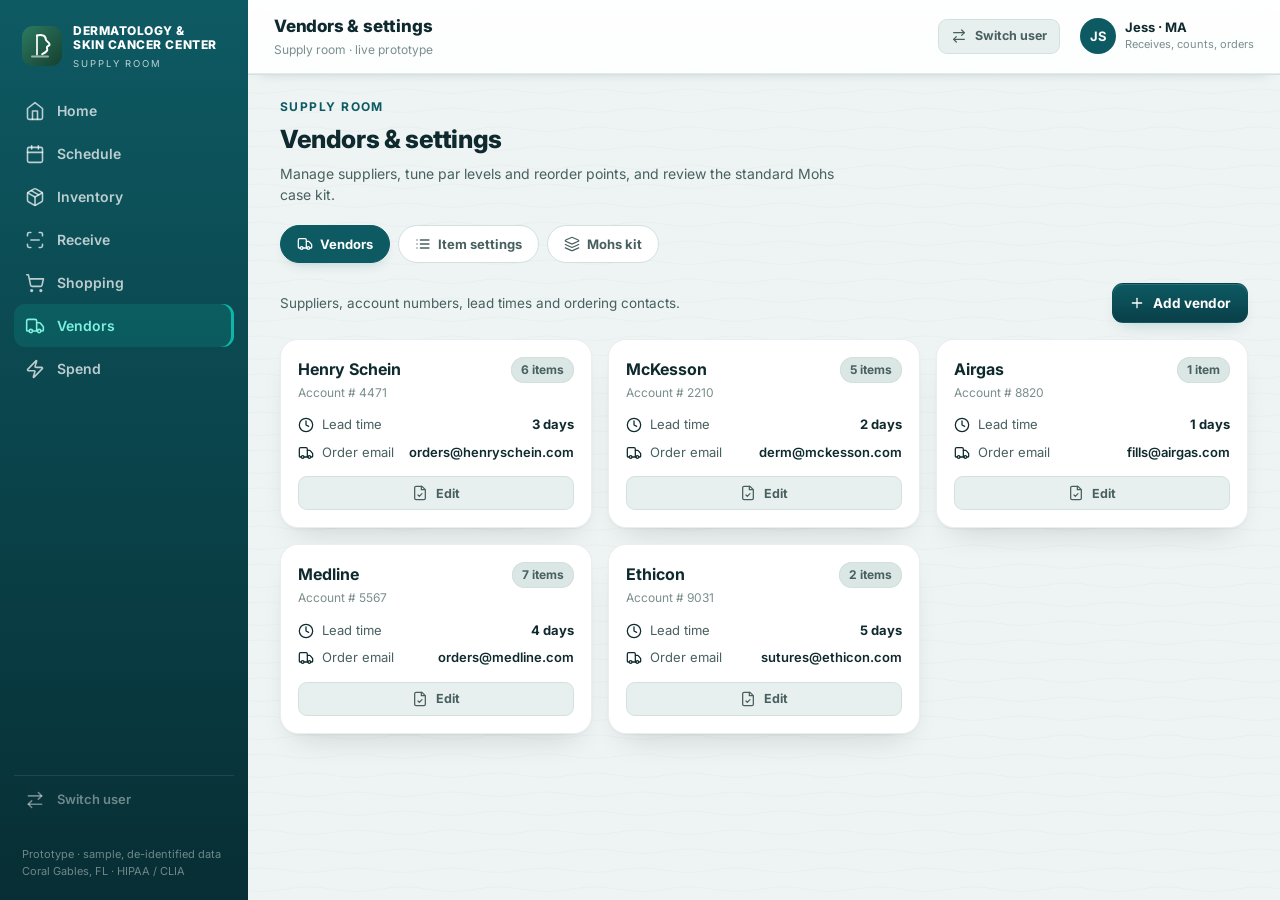
<file: vendors.html>
<!DOCTYPE html>
<html lang="en">
<head>
<meta charset="UTF-8">
<meta name="viewport" content="width=device-width, initial-scale=1, viewport-fit=cover">
<title>Vendors &amp; settings · Dermatology &amp; Skin Cancer Center</title>
<link rel="icon" href="assets/img/logo.svg">
<link rel="preconnect" href="https://fonts.googleapis.com"><link rel="preconnect" href="https://fonts.gstatic.com" crossorigin>
<link href="https://fonts.googleapis.com/css2?family=Inter:wght@400;500;600;700;800&family=Playfair+Display:wght@600;700&display=swap" rel="stylesheet">
<link rel="stylesheet" href="assets/css/tokens.css">
<link rel="stylesheet" href="assets/css/app.css">
</head>
<body>
<div class="app" id="app">
  <aside class="sidebar" id="sidebar"></aside>
  <div class="backdrop" onclick="TJ.toggleNav()"></div>
  <div class="main">
    <header class="topbar" id="topbar"></header>
    <div class="content" id="content"></div>
  </div>
</div>

<script src="assets/js/store.js"></script>
<script src="assets/js/inventory.js"></script>
<script src="assets/js/app.js"></script>
<script>
var DN={Surgical:'Surgical',Lab:'Lab Reagents',LN2:'Liquid Nitrogen',Topical:'Topicals'};
var DOMAINS=['Surgical','Lab','LN2','Topical'];

// Standard Mohs case-consumption kit (static — mirrors store.js seed KIT)
var MOHS_KIT=[
  {itemId:'i-lido',  name:'Lidocaine 1%',      qty:1},
  {itemId:'i-gauze', name:'Surgical gauze 4×4',qty:4},
  {itemId:'i-cur',   name:'Curettes',          qty:1},
  {itemId:'i-nylon', name:'4-0 Nylon',         qty:1},
  {itemId:'i-tray',  name:'Mohs tray',         qty:1},
  {itemId:'i-gloves',name:'Sterile gloves',    qty:2},
  {itemId:'i-alcl',  name:'Aluminum chloride', qty:1}
];

var tab='vendors';

function esc(s){ return String(s==null?'':s).replace(/[&<>"']/g,function(c){return {'&':'&amp;','<':'&lt;','>':'&gt;','"':'&quot;',"'":'&#39;'}[c];}); }
function vendorOptions(sel){ return STORE.data().vendors.map(function(v){ return {value:v.id, label:v.name}; }); }

/* ---------------- VENDORS TAB ---------------- */
function openAddVendor(){
  TJ.modal({
    title:'Add vendor', sub:'A supplier you order inventory from',
    fields:[
      {name:'name',    label:'Vendor name', placeholder:'e.g. Henry Schein'},
      {name:'acct',    label:'Account #',   placeholder:'e.g. 4471'},
      {name:'leadDays',label:'Lead time (days)', type:'number', value:3},
      {name:'email',   label:'Order email', type:'email', placeholder:'orders@vendor.com'}
    ],
    submitLabel:'Add vendor',
    onSubmit:function(o){
      if(!o.name||!o.name.trim()){ TJ.toast('Name required', false); return false; }
      STORE.addVendor({name:o.name.trim(), acct:o.acct, leadDays:o.leadDays, email:o.email, user:'Jess'});
      TJ.toast('Vendor added');
    }
  });
}
function openEditVendor(id){
  var v=STORE.vendor(id); if(!v) return;
  TJ.modal({
    title:'Edit vendor', sub:v.name,
    fields:[
      {name:'name',    label:'Vendor name', value:v.name},
      {name:'acct',    label:'Account #',   value:v.acct},
      {name:'leadDays',label:'Lead time (days)', type:'number', value:v.leadDays},
      {name:'email',   label:'Order email', type:'email', value:v.email}
    ],
    submitLabel:'Save',
    onSubmit:function(o){
      if(!o.name||!o.name.trim()){ TJ.toast('Name required', false); return false; }
      STORE.editVendor({vendorId:id, name:o.name.trim(), acct:o.acct, leadDays:o.leadDays, email:o.email, user:'Jess'});
      TJ.toast('Vendor updated');
    }
  });
}
function vendorsPane(){
  var items=STORE.data().items;
  var cards=STORE.data().vendors.map(function(v){
    var n=items.filter(function(it){return it.vendorId===v.id;}).length;
    return '<div class="panel pad">'+
      '<div class="row" style="justify-content:space-between;align-items:flex-start;gap:10px">'+
        '<div><div class="it-name" style="font-size:16px">'+esc(v.name)+'</div>'+
          '<div class="tiny" style="margin-top:3px">Account # '+esc(v.acct||'—')+'</div></div>'+
        '<span class="pill neutral">'+n+' item'+(n===1?'':'s')+'</span>'+
      '</div>'+
      '<div style="display:flex;flex-direction:column;gap:8px;margin:14px 0;font-size:13px">'+
        '<div class="row" style="gap:8px;align-items:center">'+TJ.icon('clock','ico-sm')+'<span class="muted">Lead time</span><b style="margin-left:auto">'+(+v.leadDays||0)+' days</b></div>'+
        '<div class="row" style="gap:8px;align-items:center">'+TJ.icon('truck','ico-sm')+'<span class="muted">Order email</span><b style="margin-left:auto;font-weight:600">'+esc(v.email||'—')+'</b></div>'+
      '</div>'+
      '<button class="btn ghost sm full" data-edit-vendor="'+v.id+'">'+TJ.icon('file','ico-sm')+'Edit</button>'+
    '</div>';
  }).join('');
  return '<div class="row" style="justify-content:space-between;align-items:center;margin-bottom:16px">'+
      '<div class="muted" style="font-size:13.5px">Suppliers, account numbers, lead times and ordering contacts.</div>'+
      '<button class="btn primary" id="addVendorBtn">'+TJ.icon('plus','ico-sm')+'Add vendor</button>'+
    '</div>'+
    '<div class="grid g3">'+cards+'</div>';
}

/* ---------------- ITEM SETTINGS TAB ---------------- */
function openAddItem(){
  TJ.modal({
    title:'Add item', sub:'A new inventory SKU',
    fields:[
      {name:'name',        label:'Item name', placeholder:'e.g. 6-0 Nylon suture'},
      {name:'domain',      label:'Domain', type:'select', value:'Surgical',
        options:DOMAINS.map(function(d){return {value:d,label:DN[d]};})},
      {name:'par',         label:'Par level', type:'number', value:0},
      {name:'reorderPoint',label:'Reorder point', type:'number', value:0},
      {name:'unitCost',    label:'Unit cost ($)', type:'number', value:0},
      {name:'avgPerCase',  label:'Avg used per case', type:'number', value:0},
      {name:'critical',    label:'JIC (critical)?', type:'select', value:'false',
        options:[{value:'false',label:'No'},{value:'true',label:'Yes'}]},
      {name:'vendorId',    label:'Vendor', type:'select', value:STORE.data().vendors[0].id, options:vendorOptions()}
    ],
    submitLabel:'Add item',
    onSubmit:function(o){
      if(!o.name||!o.name.trim()){ TJ.toast('Name required', false); return false; }
      STORE.addItem({name:o.name.trim(), domain:o.domain, par:o.par, reorderPoint:o.reorderPoint,
        unitCost:o.unitCost, avgPerCase:o.avgPerCase, critical:o.critical, vendorId:o.vendorId, user:'Jess'});
      TJ.toast('Item added');
    }
  });
}
function openEditItem(id){
  var it=STORE.item(id); if(!it) return;
  TJ.modal({
    title:'Edit item', sub:it.name,
    fields:[
      {name:'name',        label:'Item name', value:it.name},
      {name:'par',         label:'Par level', type:'number', value:it.par},
      {name:'reorderPoint',label:'Reorder point', type:'number', value:it.reorderPoint},
      {name:'unitCost',    label:'Unit cost ($)', type:'number', value:it.unitCost},
      {name:'avgPerCase',  label:'Avg used per case', type:'number', value:it.avgPerCase},
      {name:'critical',    label:'JIC (critical)?', type:'select', value:it.critical?'true':'false',
        options:[{value:'false',label:'No'},{value:'true',label:'Yes'}]},
      {name:'vendorId',    label:'Vendor', type:'select', value:it.vendorId, options:vendorOptions()}
    ],
    submitLabel:'Save',
    onSubmit:function(o){
      if(!o.name||!o.name.trim()){ TJ.toast('Name required', false); return false; }
      STORE.editItem({itemId:id, name:o.name.trim(), par:o.par, reorderPoint:o.reorderPoint,
        unitCost:o.unitCost, avgPerCase:o.avgPerCase, critical:o.critical, vendorId:o.vendorId, user:'Jess'});
      TJ.toast('Item updated');
    }
  });
}
function itemsPane(){
  var rows=STORE.data().items.map(function(it){
    var vn=(STORE.vendor(it.vendorId)||{}).name||'—';
    var jic=it.critical?'<span class="pill warn">JIC</span>':'<span class="tiny">—</span>';
    return '<tr>'+
      '<td><div class="it-name">'+esc(it.name)+'</div><div class="it-sub">'+esc(it.sub||'')+'</div></td>'+
      '<td>'+esc(DN[it.domain]||it.domain)+'</td>'+
      '<td class="num">'+(+it.par||0)+'</td>'+
      '<td class="num">'+(+it.reorderPoint||0)+'</td>'+
      '<td class="num">'+TJ.money(it.unitCost)+'</td>'+
      '<td class="num">'+(+it.avgPerCase||0)+'</td>'+
      '<td>'+jic+'</td>'+
      '<td>'+esc(vn)+'</td>'+
      '<td><button class="btn ghost sm" data-edit-item="'+it.id+'">'+TJ.icon('file','ico-sm')+'Edit</button></td>'+
    '</tr>';
  }).join('');
  return '<div class="row" style="justify-content:space-between;align-items:center;margin-bottom:16px">'+
      '<div class="muted" style="font-size:13.5px">Tune par levels, reorder points, unit cost and per-case averages.</div>'+
      '<button class="btn primary" id="addItemBtn">'+TJ.icon('plus','ico-sm')+'Add item</button>'+
    '</div>'+
    '<div class="panel"><div class="tbl-wrap"><table>'+
      '<thead><tr><th>Item</th><th>Domain</th><th class="num">Par</th><th class="num">Reorder</th><th class="num">Unit cost</th><th class="num">Avg/case</th><th>JIC?</th><th>Vendor</th><th></th></tr></thead>'+
      '<tbody>'+rows+'</tbody>'+
    '</table></div></div>';
}

/* ---------------- MOHS KIT TAB ---------------- */
function kitPane(){
  var rows=MOHS_KIT.map(function(k){
    var it=STORE.item(k.itemId);
    var oh=it?INV.onHand(it):0;
    return '<div class="lrow">'+
      '<div class="ic">'+TJ.icon('scissors','ico-sm')+'</div>'+
      '<div><div class="t">'+esc(it?it.name:k.name)+'</div>'+
        '<div class="d">'+esc(it&&it.sub?it.sub:'')+'</div></div>'+
      '<div class="cost" style="display:flex;flex-direction:column;align-items:flex-end;gap:2px">'+
        '<b>× '+k.qty+'</b>'+
        '<span class="tiny" style="font-weight:600">'+oh+' on hand</span>'+
      '</div>'+
    '</div>';
  }).join('');
  return '<div class="muted" style="font-size:13.5px;margin-bottom:16px">The standard kit deducted for every Mohs case.</div>'+
    '<div class="panel">'+
      '<div class="p-head">'+TJ.icon('layers','ico-sm')+'<strong>Standard Mohs case kit</strong></div>'+
      rows+
    '</div>'+
    '<div class="note">'+TJ.icon('sparkles','ico-sm')+'<div>When a case is logged in the Usage Lab, this whole kit is deducted in one tap (FEFO) — staff never count items separately.</div></div>';
}

/* ---------------- RENDER ---------------- */
function render(){
  var TABS=[
    {id:'vendors', label:'Vendors',       icon:'truck'},
    {id:'items',   label:'Item settings', icon:'list'},
    {id:'kit',     label:'Mohs kit',      icon:'layers'}
  ];
  var tabbar=TABS.map(function(t){
    return '<button class="tab'+(tab===t.id?' on':'')+'" data-tab="'+t.id+'">'+TJ.icon(t.icon,'ico-sm')+t.label+'</button>';
  }).join('');

  var pane = tab==='vendors' ? vendorsPane() : tab==='items' ? itemsPane() : kitPane();

  var html=
    '<div class="page-head">'+
      '<div class="eyebrow">Supply room</div>'+
      '<h2>Vendors &amp; settings</h2>'+
      '<p>Manage suppliers, tune par levels and reorder points, and review the standard Mohs case kit.</p>'+
    '</div>'+
    '<div class="tabbar">'+tabbar+'</div>'+
    '<div>'+pane+'</div>';

  var content=document.getElementById('content');
  content.innerHTML=html;

  // tabs
  TJ.qsa('.tabbar .tab').forEach(function(b){
    b.onclick=function(){ tab=b.getAttribute('data-tab'); render(); };
  });

  // vendors
  var av=document.getElementById('addVendorBtn'); if(av) av.onclick=openAddVendor;
  TJ.qsa('[data-edit-vendor]').forEach(function(b){ b.onclick=function(){ openEditVendor(b.getAttribute('data-edit-vendor')); }; });

  // items
  var ai=document.getElementById('addItemBtn'); if(ai) ai.onclick=openAddItem;
  TJ.qsa('[data-edit-item]').forEach(function(b){ b.onclick=function(){ openEditItem(b.getAttribute('data-edit-item')); }; });
}

TJ.mount({active:'vendors', onReady:render});
STORE.on(render);
</script>
</body>
</html>
</file>
<file: assets/css/tokens.css>
/* ============================================================
   Dermatology & Skin Cancer Center — Design Tokens
   Single palette: "Clinical Teal" — modern, high-contrast, premium.
   Deep teal + bright cyan-teal accent on cool off-white, crisp white
   cards, teal-green/amber/red status. Tuned to Dr. Giuffrida's brand
   (miamidermcenter.com) but leveled up to AA-contrast clinical polish.
   Variable names kept stable so the component layer is untouched.
   ============================================================ */
:root{
  --r-sm:10px; --r:13px; --r-lg:18px; --r-pill:999px;
  --font-ui:'Inter',-apple-system,BlinkMacSystemFont,'Segoe UI',Roboto,Helvetica,Arial,sans-serif;
  --font-display:'Fraunces','Playfair Display',Georgia,serif;
  --maxw:1460px;
  --ease:cubic-bezier(.4,0,.2,1);
  --space-1:4px; --space-2:8px; --space-3:12px; --space-4:16px; --space-6:24px; --space-8:32px;

  /* surfaces — cool teal-tinted off-white, pure-white cards, layered greys */
  --bg:#eef3f3; --panel:#ffffff; --panel-2:#e8f0ef; --panel-3:#dae7e5;
  --line:#d2e0de; --line-2:#e3eceb;
  /* ink — near-black teal-charcoal, high contrast */
  --ink:#0f2a2e; --ink-2:#48605f; --ink-3:#7a8f8d;
  /* brand — deep clinical teal */
  --brand:#0d5a63; --brand-2:#093f48; --brand-ink:#ffffff;
  /* accent — his powder-blue modernized into a clean cyan-teal */
  --accent:#0a9c8e; --accent-soft:#d4ede9;
  --ring:rgba(13,90,99,.32);
  /* status — tuned to sit on the cool palette, meaning preserved */
  --ok:#138a5f;  --ok-bg:#dcefe4;  --ok-ink:#0e6b4c;
  --warn:#c2851a; --warn-bg:#f7eccf; --warn-ink:#8a5a0f;
  --bad:#c2402b;  --bad-bg:#f8e1da;  --bad-ink:#9a2f1f;
  /* sidebar — deep teal gradient, bright mint active */
  --sidebar:linear-gradient(180deg,#0e5a63 0%,#072e34 100%);
  --sidebar-ink:rgba(255,255,255,.72); --sidebar-ink-2:rgba(255,255,255,.42);
  --sidebar-active-bg:rgba(10,156,142,.22); --sidebar-active:#7df0e0; --sidebar-active-bar:#0fb5a6;
  /* elevation — cool teal-tinted */
  --shadow:0 1px 2px rgba(9,40,46,.06); --ring-1:inset 0 0 0 1px rgba(9,40,46,.08);
  --scan:#0fb5a6;
}
</file>
<file: assets/css/app.css>
/* ============================================================
   TJ DERM — Components  (consumes tokens.css)
   ============================================================ */
*{box-sizing:border-box}
html{-webkit-text-size-adjust:100%}
body{margin:0;font-family:var(--font-ui);background:var(--bg);color:var(--ink);
  -webkit-font-smoothing:antialiased;line-height:1.5;transition:background .25s var(--ease),color .25s var(--ease)}
a{color:inherit;text-decoration:none}
button{font-family:inherit;cursor:pointer;border:none;background:none;color:inherit}
input,select,textarea{font-family:inherit}
.muted{color:var(--ink-2)} .tiny{color:var(--ink-3);font-size:12px;line-height:1.45}
.display{font-family:var(--font-display)}
svg{display:block} .ico{width:20px;height:20px;stroke-width:1.9;flex:none}
.ico-sm{width:16px;height:16px} .ico-lg{width:26px;height:26px}
:focus-visible{outline:none;box-shadow:0 0 0 3px var(--ring);border-radius:8px}

/* ---------------- APP SHELL ---------------- */
.app{display:grid;grid-template-columns:248px 1fr;min-height:100vh}
.sidebar{background:var(--sidebar);color:var(--sidebar-ink);display:flex;flex-direction:column;
  padding:20px 14px;position:sticky;top:0;height:100vh;gap:3px}
.s-brand{display:flex;align-items:center;gap:11px;padding:4px 8px 18px}
.s-brand .logo{width:40px;height:40px;flex:none}
.s-brand .wm{display:flex;flex-direction:column;line-height:1}
.s-brand .wm b{font-family:var(--font-display);color:#fff;font-size:19px;font-weight:700;letter-spacing:.3px}
.s-brand .wm span{color:var(--sidebar-ink);font-size:10.5px;letter-spacing:.22em;text-transform:uppercase;margin-top:4px}
.s-sec{color:var(--sidebar-ink-2);font-size:10px;font-weight:700;letter-spacing:.18em;text-transform:uppercase;padding:16px 10px 6px}
.nav-i{display:flex;align-items:center;gap:12px;padding:11px 11px;border-radius:11px;color:var(--sidebar-ink);
  font-size:14px;font-weight:600;transition:.15s var(--ease);position:relative}
.nav-i:hover{background:rgba(255,255,255,.06);color:rgba(255,255,255,.9)}
.nav-i.active{background:var(--sidebar-active-bg);color:var(--sidebar-active);box-shadow:inset -2px 0 0 0 var(--sidebar-active-bar)}
.nav-i .badge{margin-left:auto;background:var(--bad);color:#fff;font-size:11px;font-weight:700;min-width:20px;height:20px;
  display:grid;place-items:center;border-radius:999px;padding:0 6px}
.nav-i.alt{font-size:13px;color:var(--sidebar-ink-2)} .nav-i.alt:hover{color:rgba(255,255,255,.8)}
.s-foot{margin-top:auto;color:var(--sidebar-ink-2);font-size:11px;line-height:1.55;padding:10px 8px 0}

.main{display:flex;flex-direction:column;min-width:0}
.topbar{position:sticky;top:0;z-index:30;background:color-mix(in srgb,var(--panel) 88%,transparent);
  backdrop-filter:saturate(1.4) blur(10px);-webkit-backdrop-filter:saturate(1.4) blur(10px);
  border-bottom:1px solid var(--line);padding:14px 26px;display:flex;align-items:center;gap:14px;flex-wrap:wrap;
  box-shadow:0 1px 0 var(--line),0 6px 16px -12px rgba(8,30,35,.35)}
.tb-burger{display:none}
.topbar h1{font-size:17px;margin:0;font-weight:800;letter-spacing:-.2px}
.topbar .crumb{font-size:12px;color:var(--ink-3);margin-top:1px}
.spacer{flex:1}
.seg{display:inline-flex;background:var(--panel-2);border:1px solid var(--line);border-radius:var(--r-pill);padding:3px;gap:2px}
.seg button{padding:7px 13px;border-radius:var(--r-pill);font-size:12.5px;font-weight:700;color:var(--ink-2);
  display:flex;align-items:center;gap:6px;transition:.15s}
.seg button.on{background:var(--brand);color:var(--brand-ink)}
.swatches{display:flex;gap:7px;align-items:center}
.sw{width:26px;height:26px;border-radius:50%;cursor:pointer;border:2px solid var(--line);transition:.15s}
.sw.on{border-color:var(--brand);box-shadow:0 0 0 3px var(--ring)}
.sw.clinical{background:linear-gradient(135deg,#fff 48%,#0e8a8a 48%)}
.sw.midnight{background:linear-gradient(135deg,#111e24 48%,#2cc6c6 48%)}
.sw.warm{background:linear-gradient(135deg,#fffdf8 48%,#4f7d6e 48%)}
.who{display:flex;align-items:center;gap:9px;padding-left:6px}
.who .av{width:36px;height:36px;border-radius:50%;background:var(--brand);color:var(--brand-ink);
  display:grid;place-items:center;font-weight:700;font-size:13px}
.who .nm{font-size:13px;font-weight:700;line-height:1.2} .who .rl{font-size:11px;color:var(--ink-3)}

.content{padding:24px 32px;max-width:1460px;width:100%;margin:0 auto}
.page-head{margin-bottom:20px}
.page-head .eyebrow{color:var(--brand);font-size:12px;font-weight:700;letter-spacing:.12em;text-transform:uppercase}
.page-head h2{margin:5px 0 0;font-size:25px;font-weight:800;letter-spacing:-.4px}
.page-head p{margin:5px 0 0;color:var(--ink-2);font-size:14px;max-width:64ch}

/* ---------------- PRIMITIVES ---------------- */
.panel{background:var(--panel);border-radius:var(--r-lg);box-shadow:var(--ring-1),0 1px 2px rgba(8,30,35,.045),0 12px 26px -10px rgba(8,30,35,.15)}
.pad{padding:18px} .pad-lg{padding:22px}
.p-head{padding:16px 18px;border-bottom:1px solid var(--line);display:flex;align-items:center;gap:10px}
.p-head strong{font-size:14.5px;font-weight:700}
.grid{display:grid;gap:16px}
.g2{grid-template-columns:repeat(2,1fr)} .g3{grid-template-columns:repeat(3,1fr)} .g4{grid-template-columns:repeat(4,1fr)}
.row{display:flex;gap:16px;flex-wrap:wrap} .stretch{align-items:stretch}
.sec-title{font-size:12px;font-weight:800;text-transform:uppercase;letter-spacing:.6px;color:var(--ink-3);margin:28px 0 12px;display:flex;align-items:center;gap:8px}

.btn{display:inline-flex;align-items:center;justify-content:center;gap:8px;padding:10px 16px;border-radius:11px;
  font-weight:700;font-size:13.5px;transition:.15s var(--ease);border:1px solid transparent;min-height:40px}
.btn.primary{background:var(--brand);color:var(--brand-ink)} .btn.primary:hover{filter:brightness(1.07)}
.btn.ghost{background:var(--panel-2);color:var(--ink-2);border-color:var(--line)} .btn.ghost:hover{color:var(--ink);border-color:var(--ink-3)}
.btn.danger{background:var(--bad-bg);color:var(--bad-ink)} .btn.danger:hover{filter:brightness(.97)}
.btn.sm{padding:7px 12px;font-size:12.5px;min-height:34px;border-radius:9px}
.btn.full{width:100%} .btn:disabled{opacity:.55;pointer-events:none}

.pill{display:inline-flex;align-items:center;gap:6px;font-size:12px;font-weight:700;padding:4px 10px;border-radius:var(--r-pill);white-space:nowrap}
.pill svg{width:13px;height:13px}
.pill.ok{background:var(--ok-bg);color:var(--ok-ink)} .pill.warn{background:var(--warn-bg);color:var(--warn-ink)} .pill.bad{background:var(--bad-bg);color:var(--bad-ink)}
.pill.neutral{background:var(--panel-3);color:var(--ink-2)}
.dot{width:9px;height:9px;border-radius:50%;flex:none}
.dot.ok{background:var(--ok)} .dot.warn{background:var(--warn)} .dot.bad{background:var(--bad)} .dot.idle{background:var(--ink-3)}

/* ---------------- STATUS TILES ---------------- */
.tile{position:relative;overflow:hidden}
.tile .bar{position:absolute;left:0;top:0;bottom:0;width:5px}
.tile.ok .bar{background:var(--ok)} .tile.warn .bar{background:var(--warn)} .tile.bad .bar{background:var(--bad)}
.tile .body{padding:18px 18px 18px 22px;display:flex;flex-direction:column;gap:2px}
.tile .ic{width:38px;height:38px;border-radius:11px;display:grid;place-items:center;margin-bottom:8px}
.tile.ok .ic{background:var(--ok-bg);color:var(--ok-ink)} .tile.warn .ic{background:var(--warn-bg);color:var(--warn-ink)} .tile.bad .ic{background:var(--bad-bg);color:var(--bad-ink)}
.tile .dn{font-size:11.5px;font-weight:700;color:var(--ink-3);text-transform:uppercase;letter-spacing:.06em}
.tile .big{font-size:29px;font-weight:800;letter-spacing:-.7px;margin-top:4px;font-variant-numeric:tabular-nums}
.tile .st{font-size:12.5px;font-weight:700;display:flex;align-items:center;gap:6px;margin-top:3px}
.tile.ok .st{color:var(--ok-ink)} .tile.warn .st{color:var(--warn-ink)} .tile.bad .st{color:var(--bad-ink)}

/* approval / list rows */
.lrow{display:flex;align-items:center;gap:14px;padding:12px 18px;border-bottom:1px solid var(--line);transition:.15s}
.lrow:hover{background:var(--panel-2)}
.lrow:last-child{border-bottom:none}
.lrow .ic{width:42px;height:42px;border-radius:11px;background:var(--panel-3);display:grid;place-items:center;color:var(--ink-2);flex:none}
.lrow .t{font-weight:700;font-size:14.5px} .lrow .d{font-size:12.5px;color:var(--ink-2);margin-top:2px}
.lrow .cost{font-weight:800;font-size:15px;margin-left:auto;white-space:nowrap;font-variant-numeric:tabular-nums}
.lrow.done{opacity:.5}

/* gauge */
.gauge{--p:38;position:relative;width:124px;height:124px;border-radius:50%;flex:none;
  background:conic-gradient(var(--bad) 0 calc(var(--p)*1%),var(--panel-3) 0 100%)}
.gauge::after{content:"";position:absolute;inset:13px;border-radius:50%;background:var(--panel)}
.gauge b{position:absolute;inset:0;display:grid;place-items:center;font-size:23px;font-weight:800}

/* ---------------- TABLE ---------------- */
.tbl-wrap{overflow-x:auto}
table{width:100%;border-collapse:collapse;font-size:13.5px;min-width:560px;font-variant-numeric:tabular-nums}
td.num,th.num{text-align:right}
thead th{text-align:left;font-size:11px;text-transform:uppercase;letter-spacing:.5px;color:var(--ink-3);
  font-weight:800;padding:12px 16px;border-bottom:1px solid var(--line);white-space:nowrap;background:var(--panel-2)}
tbody td{padding:10px 16px;border-bottom:1px solid var(--line);vertical-align:middle}
tbody tr:last-child td{border-bottom:none} tbody tr:hover{background:var(--panel-2)}
.it-name{font-weight:700} .it-sub{font-size:11.5px;color:var(--ink-3);margin-top:1px}
.chips{display:flex;gap:8px;flex-wrap:wrap;margin-bottom:16px}
.chip{padding:8px 14px;border-radius:var(--r-pill);border:1px solid var(--line);background:var(--panel);
  font-size:12.5px;font-weight:700;color:var(--ink-2);cursor:pointer;transition:.15s;min-height:38px;display:inline-flex;align-items:center;gap:6px}
.chip:hover{border-color:var(--ink-3)} .chip.on{background:var(--brand);color:var(--brand-ink);border-color:var(--brand)}
.field{display:flex;flex-direction:column;gap:6px}
.field label{font-size:11px;font-weight:800;text-transform:uppercase;letter-spacing:.4px;color:var(--ink-3);display:flex;gap:8px;align-items:center}
.field .auto{color:var(--ok-ink);font-weight:700;font-size:10.5px;display:inline-flex;align-items:center;gap:3px}
.input,.field input,.field select{width:100%;padding:11px 13px;border:1px solid var(--line);border-radius:10px;
  background:var(--panel-2);color:var(--ink);font-size:16px}/* 16px = no iOS zoom */
@media(min-width:768px){.input,.field input,.field select{font-size:14px}}
.field input::placeholder{color:var(--ink-3)}
.flash{animation:flash 1.1s var(--ease)}
@keyframes flash{0%{background:var(--ok-bg)}100%{background:var(--panel-2)}}

/* ---------------- PHONE FRAME ---------------- */
.phone{width:300px;flex:none;border-radius:38px;background:#070b0d;padding:11px;box-shadow:0 24px 60px rgba(0,0,0,.32)}
.phone .scr{background:var(--panel);border-radius:28px;overflow:hidden;height:580px;display:flex;flex-direction:column}
.view{flex:1;background:#0b1316;position:relative;display:grid;place-items:center;overflow:hidden}
.view .frame{width:78%;height:148px;border:2px solid rgba(255,255,255,.9);border-radius:16px;box-shadow:0 0 0 2000px rgba(0,0,0,.4)}
.view .laser{position:absolute;left:13%;right:13%;height:2px;background:var(--scan);box-shadow:0 0 14px var(--scan);animation:scan 1.9s ease-in-out infinite}
@keyframes scan{0%,100%{top:32%}50%{top:64%}}
.view .corner{position:absolute;width:22px;height:22px;border:3px solid var(--scan)}
.view .hint{position:absolute;bottom:16px;left:0;right:0;text-align:center;color:#dbe6e8;font-size:12px}
.bcode{display:flex;gap:2px;align-items:flex-end;height:42px;justify-content:center}
.bcode i{display:block;width:3px;background:var(--ink)}

/* ---------------- KANBAN ---------------- */
.kanban{display:grid;grid-template-columns:repeat(4,1fr);gap:14px}
.kcol{background:var(--panel-2);border:1px solid var(--line);border-radius:var(--r);padding:11px;min-height:120px}
.kcol h4{margin:3px 5px 12px;font-size:11.5px;text-transform:uppercase;letter-spacing:.5px;color:var(--ink-3);display:flex;justify-content:space-between;align-items:center}
.kcol h4 .n{background:var(--panel-3);color:var(--ink-2);border-radius:999px;font-size:11px;padding:1px 8px}
.card-pa{background:var(--panel);border-radius:11px;padding:13px;margin-bottom:10px;box-shadow:var(--ring-1);cursor:pointer;transition:.16s var(--ease)}
.card-pa:hover{transform:translateY(-2px);box-shadow:var(--ring-1),0 8px 22px rgba(0,0,0,.1)}
.card-pa .pt{font-weight:800;font-size:13.5px} .card-pa .pp{font-size:12px;color:var(--ink-2);margin:3px 0 9px}
.card-pa .pf{display:flex;align-items:center;justify-content:space-between;font-size:11.5px}
.ins{font-weight:700;color:var(--ink-2)}
.steps{display:flex;gap:3px;margin-top:10px}
.steps i{flex:1;height:4px;border-radius:3px;background:var(--line)}
.steps i.done{background:var(--ok)} .steps i.cur{background:var(--warn)}

/* note + flags */
.note{display:flex;gap:11px;align-items:flex-start;background:var(--panel-2);border:1px dashed var(--line);
  border-radius:12px;padding:13px 16px;font-size:13px;color:var(--ink-2);margin-top:18px}
.note svg{color:var(--brand);margin-top:1px}
.flag{display:inline-flex;align-items:center;gap:6px;background:var(--accent);color:#fff;font-size:10.5px;font-weight:800;
  padding:3px 9px;border-radius:7px;text-transform:uppercase;letter-spacing:.5px}
[data-theme="midnight"] .flag{color:#04181a}

/* toast */
.toast{position:fixed;bottom:24px;left:50%;transform:translateX(-50%) translateY(24px);background:var(--ink);color:var(--bg);
  padding:13px 20px;border-radius:13px;font-size:13.5px;font-weight:700;opacity:0;transition:.28s var(--ease);
  pointer-events:none;z-index:99;box-shadow:0 12px 34px rgba(0,0,0,.34);display:flex;align-items:center;gap:9px;max-width:90vw}
.toast.show{opacity:1;transform:translateX(-50%) translateY(0)}
.toast svg{color:var(--ok)}

.hide{display:none!important}
.backdrop{display:none;position:fixed;inset:0;background:rgba(0,0,0,.45);z-index:40}

/* ---------------- RESPONSIVE ---------------- */
@media(max-width:860px){
  .app{grid-template-columns:1fr}
  .sidebar{position:fixed;left:0;top:0;z-index:50;width:264px;transform:translateX(-100%);transition:transform .25s var(--ease)}
  .app.nav-open .sidebar{transform:none} .app.nav-open .backdrop{display:block}
  .tb-burger{display:inline-flex;align-items:center;justify-content:center;width:40px;height:40px;border-radius:10px;border:1px solid var(--line);background:var(--panel-2)}
  .g4,.g3,.g2,.kanban{grid-template-columns:1fr}
  .content{padding:16px}
  .topbar{padding:10px 14px}
  .who .meta{display:none}
  .phone{margin:0 auto}
}
@media(max-width:480px){
  .topbar h1{font-size:15px}
  .seg.role button span.lbl{display:none}
}
@media(prefers-reduced-motion:reduce){*{animation:none!important;transition:none!important}}

/* ---------------- BRAND WORDMARK (matches practice logo: bold uppercase) ---------------- */
.s-brand .wm b{font-family:var(--font-ui);font-size:12px;font-weight:800;letter-spacing:.045em;line-height:1.2;text-transform:uppercase}
.s-brand .wm span{font-size:9.5px;letter-spacing:.2em;margin-top:6px}

/* ---------------- DERMAL-RIDGE BACKGROUND (derm analog of AYC level-curves) ---------------- */
body{position:relative}
body::before{content:"";position:fixed;inset:0;z-index:0;pointer-events:none;background-color:var(--ink);opacity:.022;
  -webkit-mask:url('../img/pattern.svg') 0 0 / 190px repeat; mask:url('../img/pattern.svg') 0 0 / 190px repeat}
.app,.hub{position:relative;z-index:1}

/* ---------------- MODAL / FORMS (for add / receive / use / adjust) ---------------- */
.modal-wrap{position:fixed;inset:0;z-index:80;display:flex;align-items:center;justify-content:center;padding:18px}
.modal-bd{position:absolute;inset:0;background:rgba(0,0,0,.45)}
.modal{position:relative;background:var(--panel);border-radius:var(--r-lg);box-shadow:var(--ring-1),0 24px 60px rgba(0,0,0,.45);
  width:100%;max-width:440px;max-height:90vh;display:flex;flex-direction:column;animation:pop .18s var(--ease)}
@keyframes pop{from{opacity:0;transform:translateY(10px)}to{opacity:1;transform:none}}
.modal-h{padding:18px 18px 13px;border-bottom:1px solid var(--line);position:relative}
.modal-h strong{font-size:16px;font-weight:800}
.modal-x{position:absolute;top:14px;right:14px;width:32px;height:32px;border-radius:9px;display:grid;place-items:center;color:var(--ink-3);border:1px solid var(--line);background:var(--panel-2)}
.modal-b{padding:18px;overflow:auto}
.modal-f{padding:14px 18px;border-top:1px solid var(--line);display:flex;justify-content:flex-end;gap:10px;background:var(--panel-2);border-radius:0 0 var(--r-lg) var(--r-lg)}
.kpi{display:flex;flex-direction:column;gap:6px;padding:17px 18px}
.kpi .v{font-size:27px;font-weight:800;letter-spacing:-.6px;line-height:1;font-variant-numeric:tabular-nums}
.kpi .l{font-size:11px;color:var(--ink-3);font-weight:700;text-transform:uppercase;letter-spacing:.07em}
.formulas{display:grid;grid-template-columns:1fr 1fr;gap:2px 22px}
.formulas .fr{display:flex;justify-content:space-between;gap:12px;padding:7px 0;border-bottom:1px solid var(--line);font-size:12.5px}
.formulas .fr b{font-weight:700;white-space:nowrap} .formulas .fr span{color:var(--ink-2);text-align:right}
@media(max-width:760px){.formulas{grid-template-columns:1fr}}

/* ---------------- SWITCH-USER + brand-as-link ---------------- */
.s-brand{text-decoration:none}
.nav-i.switch{margin-top:auto;color:var(--sidebar-ink-2);border-top:1px solid rgba(255,255,255,.09);border-radius:0;margin-bottom:2px;padding-top:14px;font-size:13px}
.nav-i.switch:hover{color:rgba(255,255,255,.88);background:transparent}
.s-foot{margin-top:10px}

/* ---------------- TABS (module sub-navigation, AYC-style) ---------------- */
.tabbar{display:flex;gap:8px;flex-wrap:wrap;margin:2px 0 20px}
.tab{padding:9px 16px;border-radius:var(--r-pill);border:1px solid var(--line);background:var(--panel);font-size:13px;font-weight:700;color:var(--ink-2);cursor:pointer;transition:.15s;display:inline-flex;align-items:center;gap:7px;min-height:38px}
.tab:hover{border-color:var(--ink-3);color:var(--ink)} .tab.on{background:var(--brand);color:var(--brand-ink);border-color:var(--brand)}
.subtabs{display:flex;gap:6px;flex-wrap:wrap;margin:0 0 18px}
.subtab{padding:8px 13px;border-radius:10px;font-size:12.5px;font-weight:700;color:var(--ink-3);cursor:pointer;background:transparent;border:1px solid transparent;display:inline-flex;align-items:center;gap:6px}
.subtab:hover{color:var(--ink-2)} .subtab.on{color:var(--brand);background:var(--accent-soft)}
.tabpane{display:none} .tabpane.on{display:block;animation:tabfade .2s var(--ease)}
@keyframes tabfade{from{opacity:0;transform:translateY(4px)}to{opacity:1;transform:none}}

/* ---------------- INVENTORY ITEM CARDS (AYC stock-card style) ---------------- */
.icards{display:grid;grid-template-columns:repeat(3,1fr);gap:14px}
@media(max-width:1040px){.icards{grid-template-columns:repeat(2,1fr)}}
@media(max-width:640px){.icards{grid-template-columns:1fr}}
.icard{background:var(--panel);border-radius:var(--r-lg);box-shadow:var(--ring-1),0 8px 20px -10px rgba(28,43,38,.14);padding:16px;display:flex;flex-direction:column;gap:11px;border-left:4px solid transparent}
.icard.ok{border-left-color:var(--ok)} .icard.warn{border-left-color:var(--warn)} .icard.bad{border-left-color:var(--bad)}
.icard .top{display:flex;align-items:flex-start;gap:10px}
.icard .nm{font-weight:800;font-size:14.5px;line-height:1.25} .icard .meta{font-size:11.5px;color:var(--ink-3);margin-top:2px}
.icard .tags{margin-left:auto;display:flex;gap:5px;flex-wrap:wrap;justify-content:flex-end}
.tag{font-size:10px;font-weight:800;padding:2px 7px;border-radius:6px;text-transform:uppercase;letter-spacing:.04em;white-space:nowrap}
.tag.jic{background:var(--accent-soft);color:var(--accent)} .tag.dom{background:var(--panel-3);color:var(--ink-2)}
.icard .oh{display:flex;align-items:baseline;gap:6px}
.icard .oh b{font-size:23px;font-weight:800;font-variant-numeric:tabular-nums}
.icard .oh.bad b{color:var(--bad)} .icard .oh .u{font-size:12.5px;color:var(--ink-2)}
.icard .par{font-size:11.5px;color:var(--ink-3)}
.icard .acts{display:flex;gap:6px;margin-top:auto;flex-wrap:wrap}
.icard .acts .btn{flex:1 1 0;min-width:64px;padding:8px 6px;font-size:12px;min-height:36px}

/* ---------------- HORIZONTAL BAR CHART (analytics / spend) ---------------- */
.bars-h{display:flex;flex-direction:column;gap:11px}
.bar-h{display:grid;grid-template-columns:130px 1fr auto;gap:12px;align-items:center;font-size:12.5px}
.bar-h .lab{font-weight:600;color:var(--ink-2);display:flex;align-items:center;gap:7px}
.bar-h .track{height:11px;border-radius:6px;background:var(--panel-3);overflow:hidden}
.bar-h .fill{height:100%;border-radius:6px;background:linear-gradient(90deg,var(--brand),var(--brand-2))}
.bar-h .val{font-weight:800;font-variant-numeric:tabular-nums;min-width:54px;text-align:right}
@media(max-width:560px){.bar-h{grid-template-columns:96px 1fr auto;gap:8px}}
.spark{display:flex;align-items:flex-end;gap:5px;height:96px}
.spark .col{flex:1;background:var(--accent-soft);border-radius:6px 6px 0 0;position:relative;min-height:4px}
.spark .col b{position:absolute;top:-18px;left:0;right:0;text-align:center;font-size:10px;font-weight:700;font-variant-numeric:tabular-nums;color:var(--ink-2)}
.spark .col span{position:absolute;bottom:-18px;left:0;right:0;text-align:center;font-size:9.5px;color:var(--ink-3)}

/* ============================================================
   MODERN POLISH  (append-only — refines the clinical-teal system)
   New rules only; all reuse token vars so they re-skin globally.
   ============================================================ */
/* Subtle teal gradient + crisper hairline on the sticky topbar */
.topbar{background:linear-gradient(180deg,color-mix(in srgb,var(--panel) 94%,transparent),color-mix(in srgb,var(--panel) 86%,transparent));
  border-bottom-color:var(--line-2)}

/* Crisper, more layered card elevation */
.panel{box-shadow:var(--ring-1),0 1px 2px rgba(9,40,46,.05),0 16px 32px -16px rgba(9,40,46,.18)}

/* Buttons: gentle lift + brand gradient on primary */
.btn{box-shadow:0 1px 1px rgba(9,40,46,.04)}
.btn.primary{background:linear-gradient(180deg,var(--brand),var(--brand-2));
  box-shadow:0 1px 0 rgba(255,255,255,.12) inset,0 8px 18px -10px var(--ring)}
.btn.primary:hover{transform:translateY(-1px);filter:none;
  box-shadow:0 1px 0 rgba(255,255,255,.16) inset,0 12px 24px -10px var(--ring)}
.btn.ghost{box-shadow:none}
.btn:active{transform:translateY(0)}

/* Pills: hairline ring for crisp definition on the cool palette */
.pill{box-shadow:inset 0 0 0 1px color-mix(in srgb,currentColor 16%,transparent)}
.pill.neutral{box-shadow:inset 0 0 0 1px var(--line)}

/* Active nav item: brighter accent rail */
.nav-i.active{box-shadow:inset -3px 0 0 0 var(--sidebar-active-bar)}

/* Tabs: slight brand-tinted shadow when active */
.tab.on{box-shadow:0 6px 14px -8px var(--ring)}
</file>
